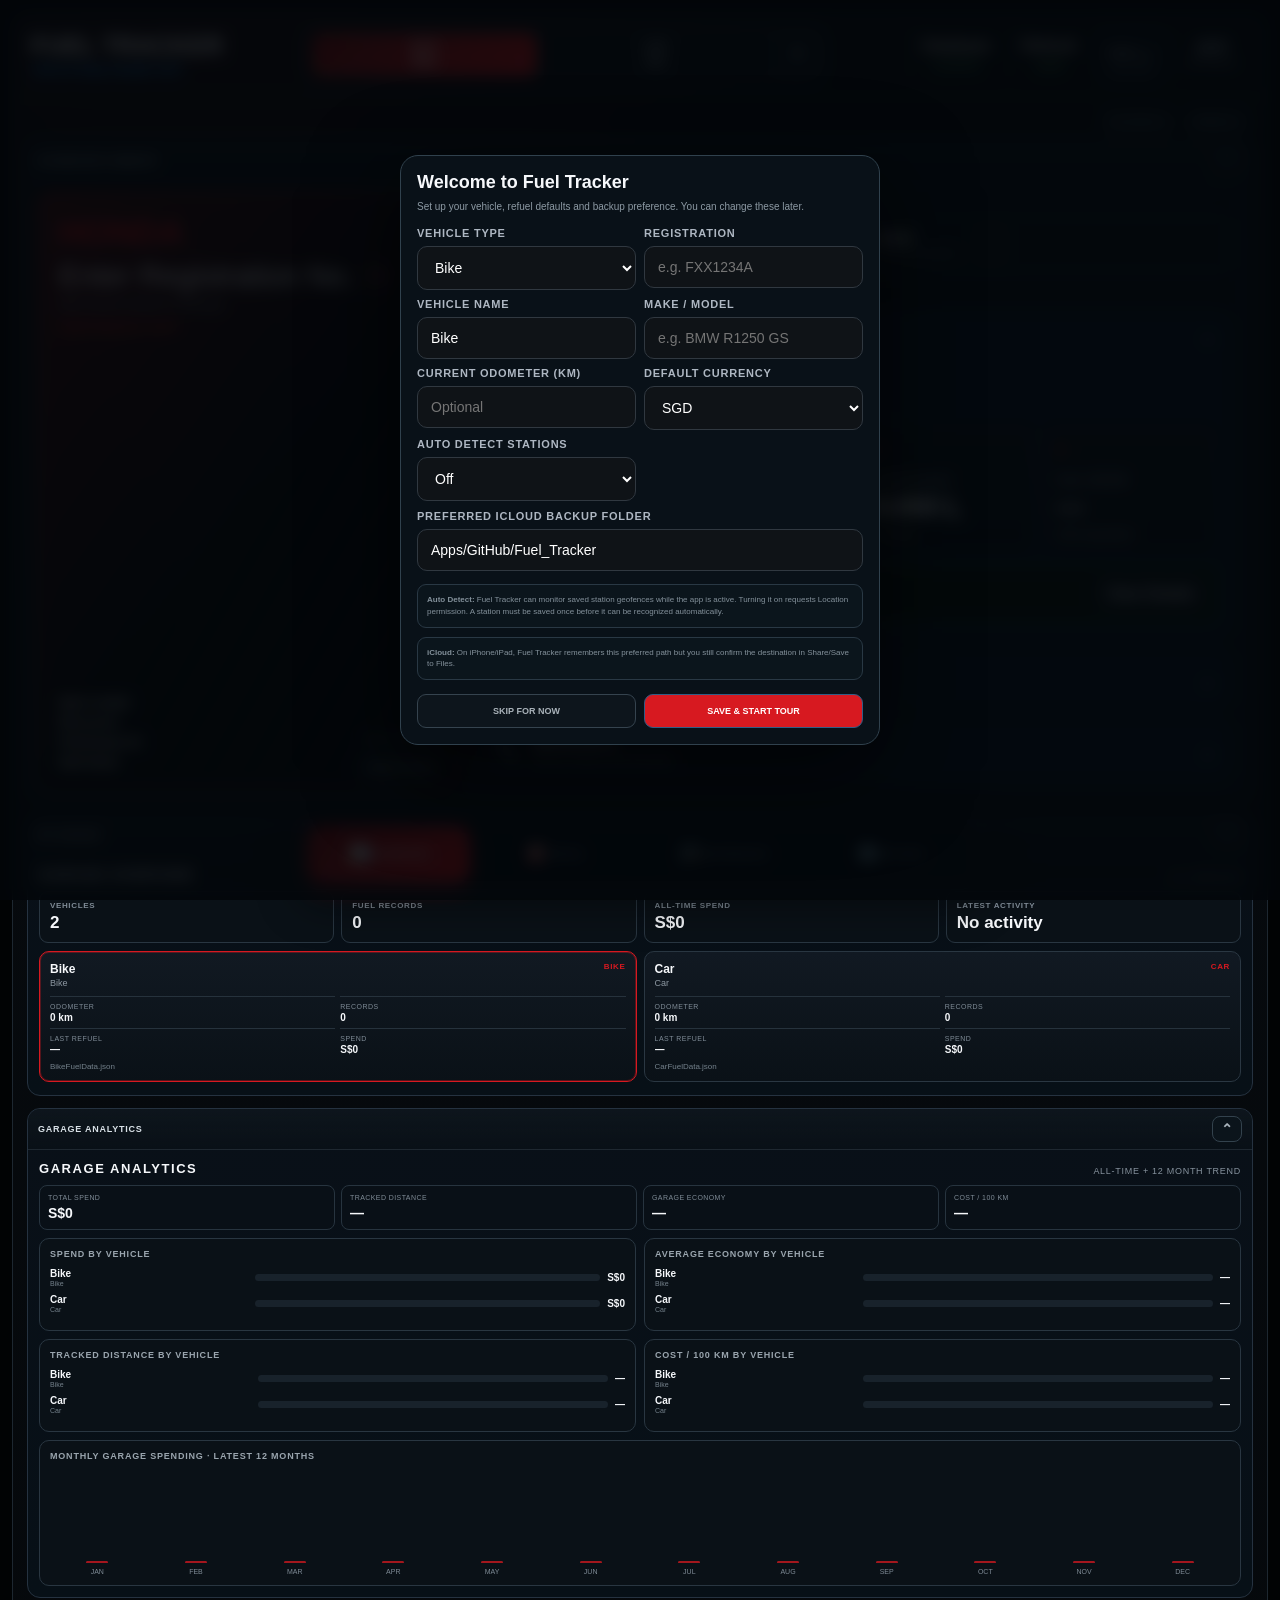
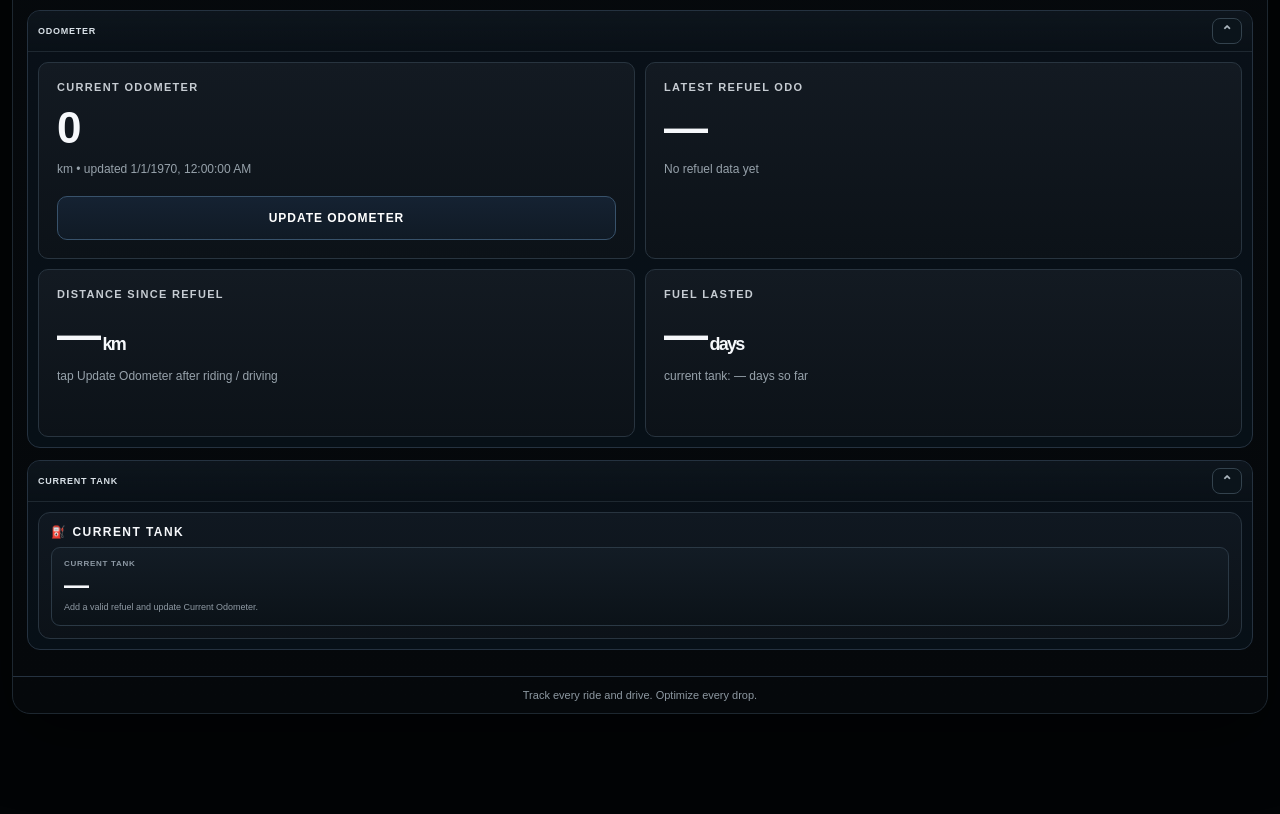
<file: index.html>
<!doctype html>
<html lang="en">
<head>
<meta charset="utf-8">
<meta name="viewport" content="width=device-width,initial-scale=1,viewport-fit=cover">
<meta name="theme-color" content="#05070a">
<meta name="apple-mobile-web-app-capable" content="yes">
<meta name="apple-mobile-web-app-status-bar-style" content="black-translucent">
<meta name="apple-mobile-web-app-title" content="Fuel Tracker">
<title>Fuel Tracker v16.5.0</title>
<link rel="manifest" href="./manifest.webmanifest">
<link rel="apple-touch-icon" href="./assets/branding/fueltracker-dev-icon-180.png">
<link rel="stylesheet" href="./app.css">
<link rel="stylesheet" href="./dashboard-restored.css">
<link rel="stylesheet" href="./bike-alignment.css">
<link rel="stylesheet" href="./mobile-header-fix.css">
<link rel="stylesheet" href="./garage-v15.css">
<link rel="stylesheet" href="./floating-bottom-nav-v16.css">
<link rel="stylesheet" href="./collapsible-sections-v16.css">
<link rel="stylesheet" href="./dashboard-groups-v16.css">
<link rel="stylesheet" href="./pwa-branding-dev.css">
</head>
<body>
<div id="fuelTrackerBoot" role="status" aria-live="polite" aria-label="Loading Fuel Tracker DEV">
  <div class="ft-boot-card">
    <h2>Fuel <span>Tracker</span> <small>DEV</small></h2>
    <p class="ft-boot-tagline">TRACK · MANAGE · OPTIMISE</p>
    <div class="ft-boot-steps">
      <div class="ft-boot-step is-active" data-step="ui"><i>⚙️</i><div><b>Initializing Fuel Tracker</b><small>Preparing the interface</small></div></div>
      <div class="ft-boot-step" data-step="data"><i>⛽</i><div><b>Loading Garage data</b><small>Fuel, mileage &amp; vehicle profiles</small></div></div>
      <div class="ft-boot-step" data-step="modules"><i>🔧</i><div><b>Starting tracker modules</b><small>Maintenance, backup &amp; navigation</small></div></div>
      <div class="ft-boot-step" data-step="dashboard"><i>📊</i><div><b>Preparing dashboard</b><small>Rendering your latest vehicle view</small></div></div>
      <div class="ft-boot-step" data-step="ready"><i>✓</i><div><b>Ready to drive</b><small>Fuel Tracker is ready</small></div></div>
    </div>
    <p class="ft-boot-live" id="ftBootMessage">Preparing interface…</p>
    <div class="ft-boot-track"><i id="ftBootBar"></i></div>
    <div class="ft-boot-progress"><span id="ftBootStage">Starting</span><b id="ftBootPercent">8%</b></div>
    <div class="ft-boot-foot"><span>🛡️ LOCAL-FIRST</span><span>⚡ FAST</span><span>🔒 PRIVATE</span></div>
  </div>
</div>
<div class="app">
<header>
  <div class="brand"><h1>FUEL TRACKER</h1><small>v16.5.0 Data Health DEV</small></div>
  <div class="vehicle-switch" aria-label="My Garage"><button id="bikeBtn" class="active">BIKE</button><button id="carBtn">CAR</button></div>
  <div class="head-actions"><button>Database<br><span style="color:#5add76;font-size:11px">Local-first</span></button><button id="refreshBtn">Refresh<br><span style="font-size:11px;color:#89949d">Check update</span></button><button id="settingsBtn">Settings</button></div>
</header>
<main>
  <section class="box"><div class="hero-dash"><div class="hero"><div class="hero-brand" id="heroBrand">HONDA</div><div class="plate-row"><h2><span id="heroPlate">Enter Registration No.</span></h2><button id="setRegBtn" class="plate-edit" type="button" aria-label="Edit registration" title="Edit registration">Edit</button></div><div class="tag" id="heroTag">PERFORMANCE FIRST</div><div class="hero-specs" id="heroSpecs"></div><div class="vehicle-art" id="vehicleArt" aria-hidden="true"></div></div><div class="dashboard"><div class="dashboard-top"><div class="switch"><button id="effBtn" class="active">Efficiency</button><button id="spendBtn">Spending</button></div><div class="period"><button>14 Days</button><button class="active">Monthly</button><button>Yearly</button><button>All Time</button></div></div><div class="metrics" id="metrics"></div><div class="health"><div><strong>DATA HEALTHY</strong><br><span>Latest record</span></div><button type="button">View Details</button></div></div></div></section>
  <section class="box"><div class="odometer-grid" id="odometerGrid"></div></section>
  <section class="box"><div class="eff-wrap"><div class="eff-panel"><div class="eff-panel-header"><h2>CURRENT TANK</h2></div><div class="eff-formula"><h3>LATEST FUEL CONSUMPTION</h3><p>(Current Odo − Latest Refuel Odo) ÷ Latest Refuel Volume</p></div><div class="eff-list" id="efficiencyList"></div></div></div></section>
  <section class="box lower"><div class="card refuel-card"><h3>ADD REFUEL</h3><form id="fuelForm" class="refuel-form"><input type="hidden" id="editId"><div class="grid2"><div class="field"><label for="dateTime">Date &amp; Time *</label><input id="dateTime" type="datetime-local" required></div><div class="field"><label for="mileage">Odometer (KM) *</label><input id="mileage" type="number" min="0" step="1" placeholder="e.g. 24850" required></div></div><div class="field"><label for="station">Fuel Station *</label><select id="station" required><option value="">Select station</option><optgroup label="Malaysia"><option>Petronas (MY)</option><option>Petron (MY)</option><option>Shell (MY)</option><option>Caltex (MY)</option><option>BHPetrol (MY)</option></optgroup><optgroup label="Singapore"><option>Shell (SG)</option><option>Esso (SG)</option><option>Caltex (SG)</option><option>SPC (SG)</option><option>Sinopec (SG)</option></optgroup><optgroup label="Other"><option>Historical Import</option><option>Other</option></optgroup></select></div><div class="grid2"><div class="field"><label for="volume">Fuel Volume (L) *</label><input id="volume" type="number" step="0.001" min="0.001" inputmode="decimal" placeholder="e.g. 12.345" required></div><div class="field"><label for="cost">Total Cost *</label><input id="cost" type="number" step="0.01" min="0" inputmode="decimal" placeholder="e.g. 28.60" required></div></div><div class="grid2"><div class="field"><label for="currency">Currency *</label><select id="currency" required><option value="">Select currency</option><option value="MYR">MYR</option><option value="SGD">SGD</option></select></div><div class="field"><label for="fuelGrade">Fuel Grade</label><select id="fuelGrade"><option value="">Optional</option><option value="RON 95">RON 95</option><option value="RON 97">RON 97</option><option value="RON 98">RON 98</option><option value="RON 100">RON 100</option><option value="Other">Other</option></select></div></div><div class="fx-inline" id="fxRateWrap"><div class="field"><label for="fxRate">MYR Exchange Rate • 1 SGD = RM</label><input type="number" id="fxRate" step="0.001" min="0.001" inputmode="decimal" placeholder="e.g. 3.160"><div class="fx-help">Stored with this MYR refuel for accurate historical SGD conversion. The last rate is remembered for offline use.</div></div></div><div class="field"><label for="notes">Notes</label><textarea id="notes" placeholder="Station location, conditions, etc."></textarea></div><div class="actions refuel-actions"><button class="primary" type="submit">SAVE REFUEL</button><button class="secondary" type="button" id="exportCsvBtn">EXPORT CSV</button><button class="danger" type="button" id="clearBtn">CLEAR DATA</button></div></form></div><div class="card"><h3>REFUEL HISTORY</h3><div class="table-wrap"><table><thead><tr><th>Date &amp; Time</th><th>Odometer</th><th>Fuel (L)</th><th>Total Cost</th><th>Cost / 100 KM</th><th>Actions</th></tr></thead><tbody id="historyBody"></tbody></table></div></div></section>
  <section class="box" id="settingsBox"><div class="section-head settings-title"><strong>SETTINGS</strong><span>Vehicle, appearance and data</span></div><div class="settings"><div class="setting garage-setting"><div class="label">My Garage</div><strong>Vehicle Profiles</strong><p>Each vehicle profile keeps independent registration, theme, odometer, fuel history and MasterDB identity.</p><div class="garage-profile-list" id="garageProfileList"></div></div><div class="setting theme-setting"><div class="label">Dashboard Theme</div><strong id="selectedTheme">Honda</strong><p>Choose a theme for the currently selected vehicle. The choice is stored independently per profile.</p><div class="section-head theme-setting-head"><strong id="themeTitle">BIKE THEMES</strong><span>Choose your style</span></div><div class="theme-row settings-theme-row" id="themeRow"></div></div><div class="setting"><div class="label">Vehicle Registration</div><strong id="settingsVehicleName">Active Vehicle</strong><p>The registration number is also shown on the dashboard and Garage selector.</p><div class="field" style="margin-top:12px"><label>Vehicle Registration No.</label><input id="vehicleRegInput" placeholder="Enter plate number"></div></div><div class="setting"><div class="label">Master Database</div><strong id="dbName">BikeFuelData.json</strong><p>This Garage vehicle owns an independent MasterDB.</p><div class="actions"><button class="primary" type="button" onclick="document.getElementById('loadDbInput').click()">IMPORT DB</button><button class="secondary" type="button" id="saveDbBtn">EXPORT DB</button><button class="secondary" type="button" id="newDbBtn">NEW DB</button><input id="loadDbInput" type="file" accept=".json,application/json" hidden></div></div></div></section>
</main>
<div class="modal-backdrop" id="odoModal" hidden><div class="modal-card" role="dialog" aria-modal="true" aria-labelledby="odoModalTitle"><h3 id="odoModalTitle">Update Current Odometer</h3><p>Update your current odometer without creating a refuel record.</p><div class="field"><label>Current Odometer (KM)</label><input id="odoInput" type="number" min="0" step="1"></div><div class="actions modal-actions"><button id="odoCancelBtn" class="secondary" type="button">CANCEL</button><button id="odoSaveBtn" class="primary" type="button">SAVE ODOMETER</button></div></div></div>
<footer>Track every ride and drive. Optimize every drop.</footer></div>
<script>window.FUEL_TRACKER_VERSION='v16.5.0 Data Health DEV';window.FUEL_TRACKER_VERSION_NUMBER='16.50';window.FUEL_TRACKER_DISPLAY_VERSION='16.5.0';</script>
<script src="./config.js"></script><script src="./app.js"></script><script src="./masterdb-compat.js"></script><script src="./dashboard-restored.js"></script><script src="./masterdb-seed.js"></script><script src="./schema-native.js"></script><script src="./bike-alignment.js"></script><script src="./garage-v15.js"></script><script src="./v15-hotfix.js"></script><script src="./masterdb-v15.js"></script><script src="./vehicle-model-v15.js"></script><script src="./user-guide-v15.js"></script><script src="./odometer-live-v15.js"></script><script src="./garage-overview-v15.js"></script><script src="./garage-analytics-v15.js"></script><script src="./garage-maintenance-v16.js"></script><script src="./maintenance-trial-v16.js"></script><script src="./maintenance-type-v16.js"></script><script src="./garage-backup-v15.js"></script><script src="./stabilization-v15.js"></script><script src="./download-compat-v15.js"></script><script src="./data-context-v16.js"></script><script src="./data-health-v16.js"></script><script src="./backup-integrity-v16.js"></script><script src="./masterdb-current-v16.js"></script><script src="./icloud-backup-target-v16.js"></script><script src="./navigation-v15-8.js"></script><script src="./collapsible-sections-v16.js"></script><script src="./automation-dwell-v16.js"></script><script src="./smart-stations-v16.js"></script><script src="./update-status-v16.js"></script><script src="./version-owner-v16.js"></script><script src="./runtime-recovery-v16.js"></script>
<script src="./dashboard-groups-v16.js"></script>
<script src="./maintenance-insights-v16.js"></script>
<script src="./pwa-branding-dev.js"></script>
<script>if('serviceWorker' in navigator){window.addEventListener('load',()=>navigator.serviceWorker.register('./service-worker.js',{scope:'./'}).catch(()=>{}));}</script>
</body></html>
</file>
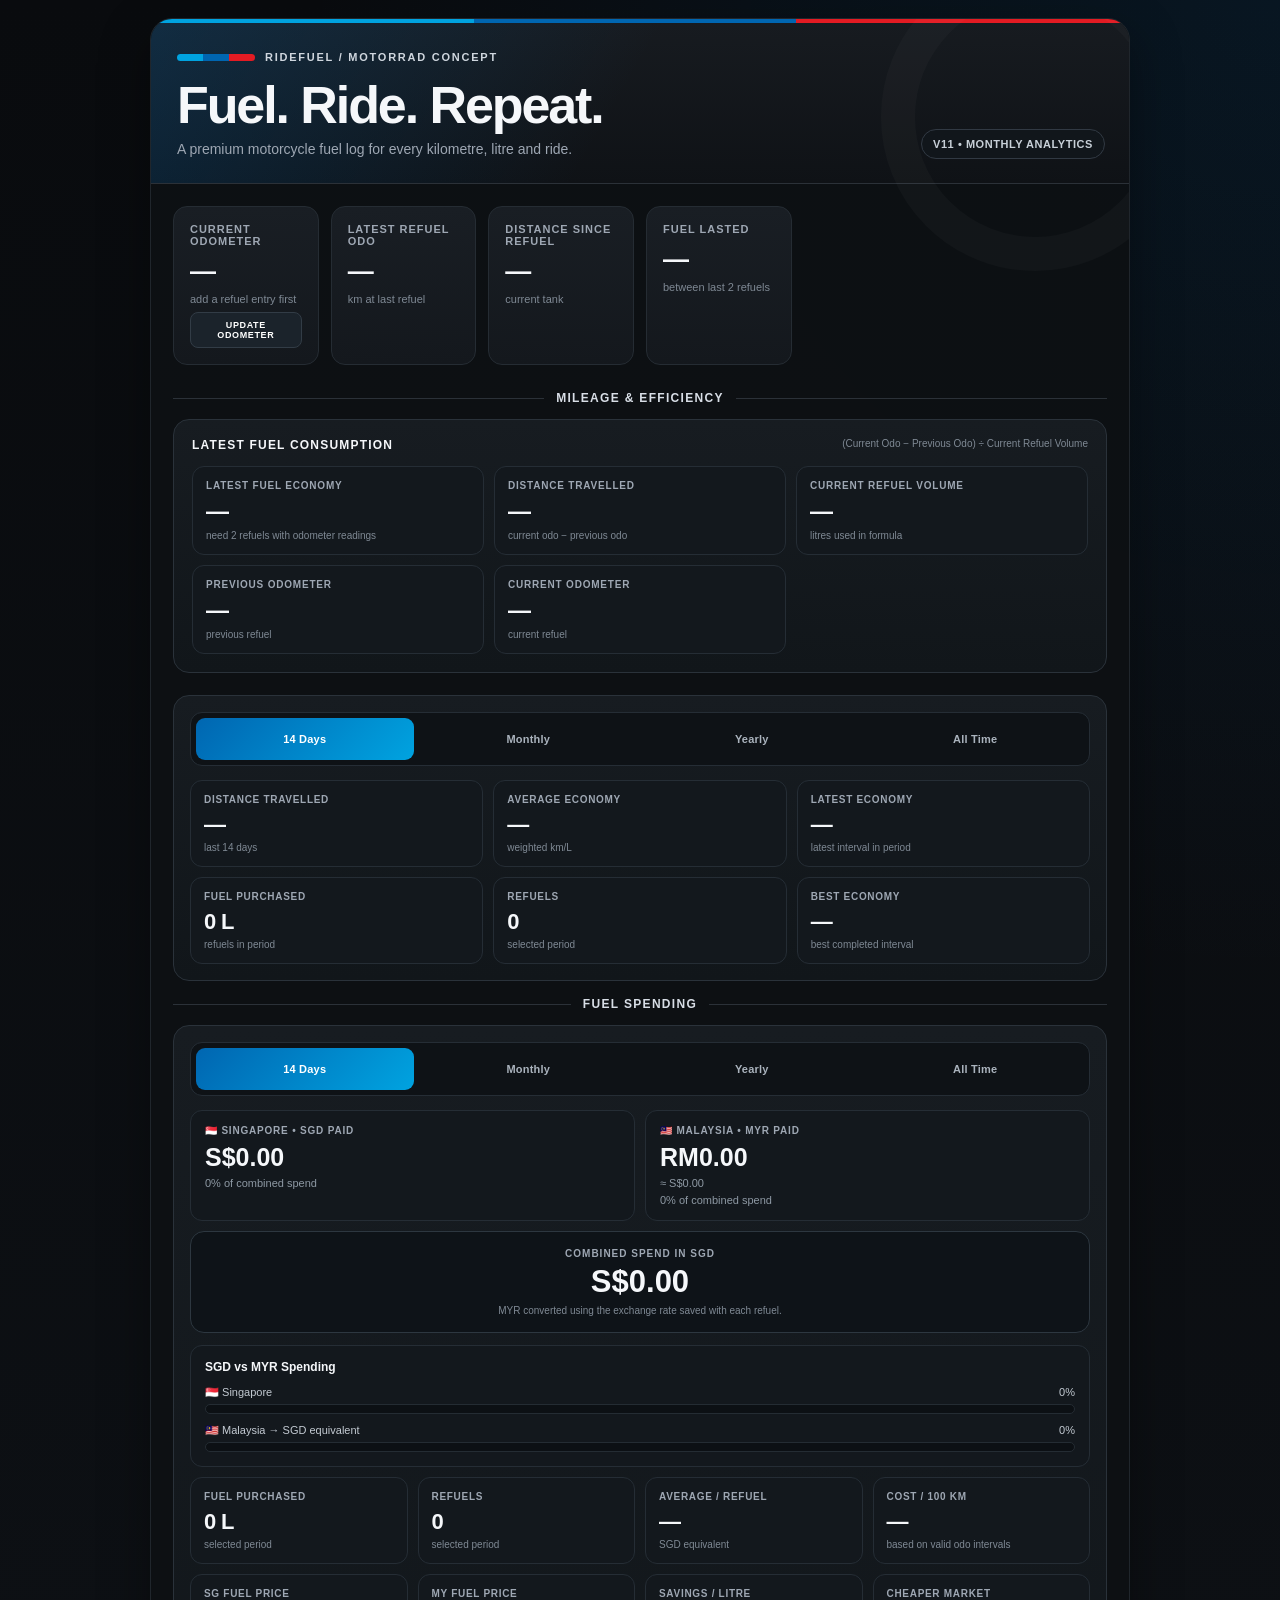
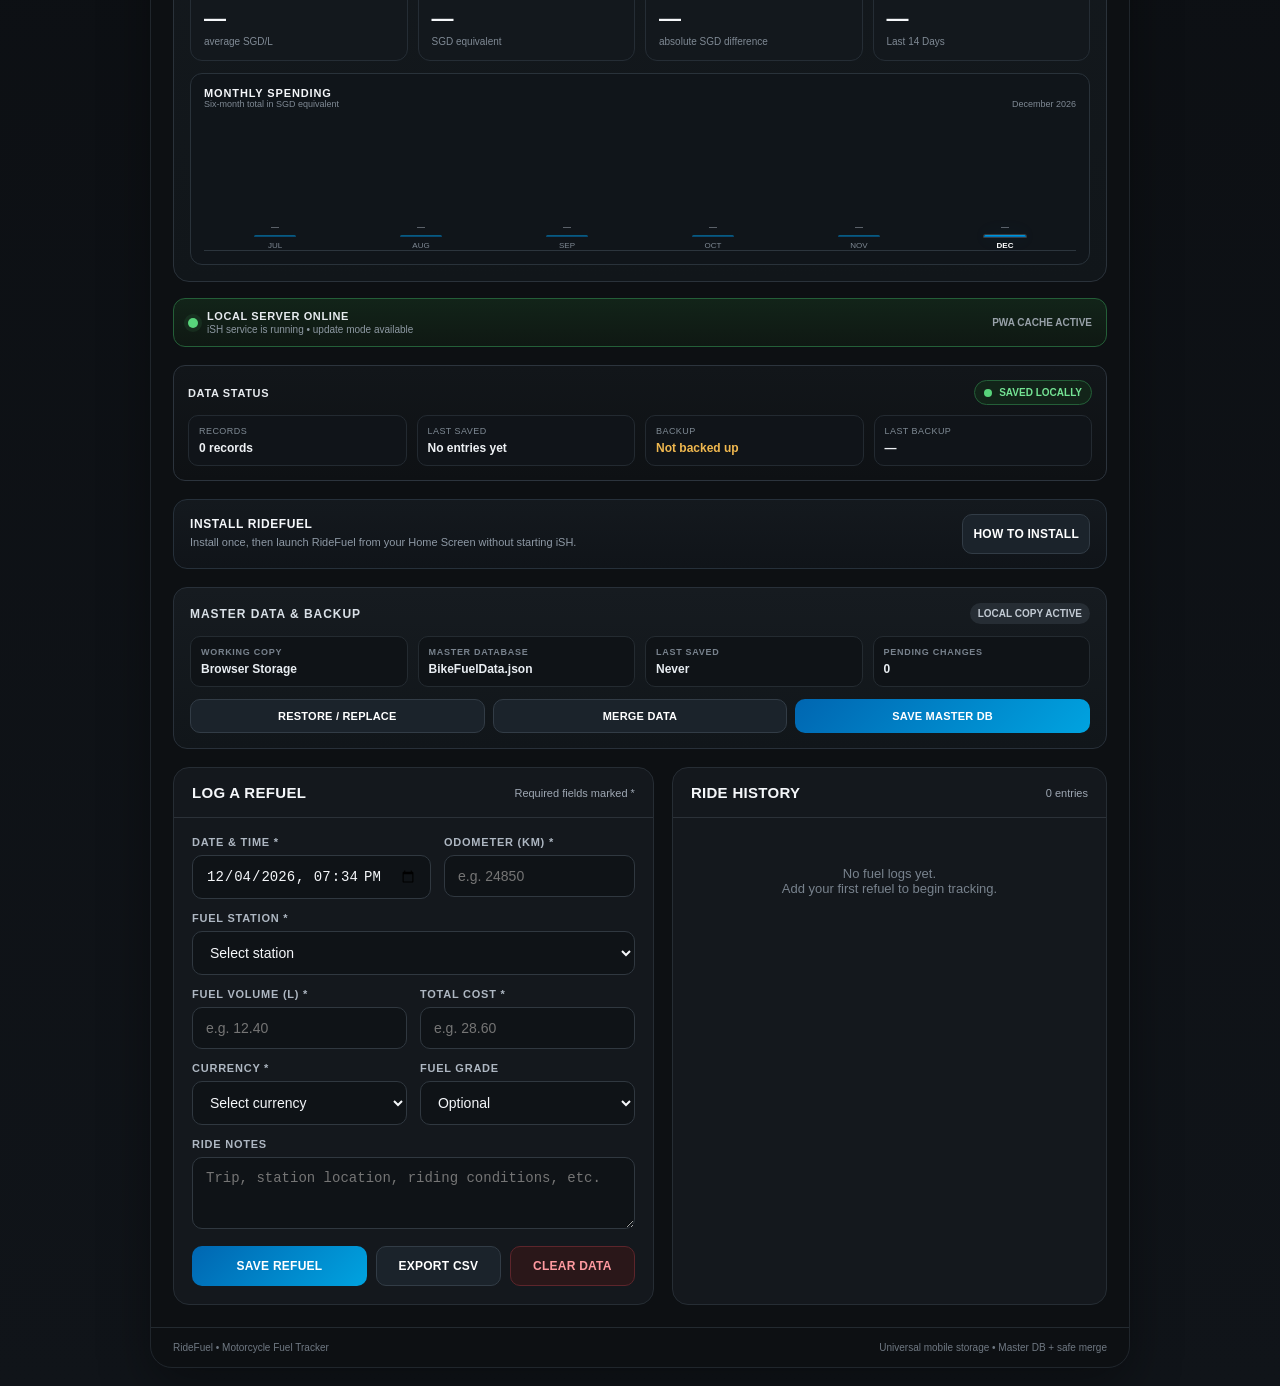
<file: bikefueltracker/index.html>
<!DOCTYPE html>
<html lang="en">
<head>
<meta charset="UTF-8">
<meta name="viewport" content="width=device-width, initial-scale=1.0">
<title>RideFuel — Motorrad Inspired Tracker</title>

<link rel="manifest" href="manifest.webmanifest">
<meta name="theme-color" content="#0b0d10">
<meta name="apple-mobile-web-app-capable" content="yes">
<meta name="apple-mobile-web-app-status-bar-style" content="black-translucent">
<meta name="apple-mobile-web-app-title" content="RideFuel">
<link rel="apple-touch-icon" href="icons/icon-180.png">

<style>
:root{
  --bg:#0b0d10;
  --panel:#14181d;
  --panel-2:#1b2026;
  --line:#2b3138;
  --text:#f5f7fa;
  --muted:#9ea7b3;
  --blue:#0066b1;
  --lightblue:#00a3e0;
  --red:#e31b23;
  --white:#ffffff;
  --green:#22c55e;
  --amber:#f59e0b;
  --shadow:0 18px 50px rgba(0,0,0,.35);
}
*{box-sizing:border-box;margin:0;padding:0}
body{
  font-family:-apple-system,BlinkMacSystemFont,"Segoe UI",Roboto,Arial,sans-serif;
  background:
    radial-gradient(circle at top right,rgba(0,102,177,.12),transparent 30%),
    linear-gradient(180deg,#090b0e 0%,#101419 100%);
  color:var(--text);
  min-height:100vh;
  padding:18px;
}
.app{
  max-width:980px;
  margin:auto;
  background:rgba(13,16,20,.95);
  border:1px solid #20262c;
  border-radius:22px;
  overflow:hidden;
  box-shadow:var(--shadow);
}
.hero{
  position:relative;
  padding:28px 26px 26px;
  background:
    linear-gradient(120deg,rgba(0,102,177,.23),transparent 48%),
    linear-gradient(180deg,#171b20,#0f1216);
  border-bottom:1px solid var(--line);
}
.hero::after{
  content:"";
  position:absolute;
  right:-60px; top:-60px;
  width:240px; height:240px;
  border-radius:50%;
  border:34px solid rgba(255,255,255,.025);
}
.brandline{
  display:flex;align-items:center;gap:10px;margin-bottom:16px;
  letter-spacing:.16em;text-transform:uppercase;font-size:11px;color:#cfd6de;font-weight:700
}
.stripes{display:flex;width:78px;height:7px;border-radius:999px;overflow:hidden}
.stripes span:nth-child(1){background:#00a3e0;flex:1}
.stripes span:nth-child(2){background:#0066b1;flex:1}
.stripes span:nth-child(3){background:#e31b23;flex:1}
.hero h1{font-size:clamp(30px,6vw,52px);line-height:1;font-weight:800;letter-spacing:-.04em}
.hero p{margin-top:10px;color:var(--muted);font-size:14px}
.hero-badge{
  position:absolute;right:24px;bottom:24px;
  border:1px solid #313943;background:#11161b;padding:8px 11px;border-radius:999px;
  color:#c8d0d8;font-size:11px;font-weight:700;letter-spacing:.05em
}
.dashboard{
  padding:22px;
  display:grid;
  grid-template-columns:repeat(6,1fr);
  gap:12px;
}
.stat{
  background:linear-gradient(180deg,#191e24,#14181d);
  border:1px solid #252c33;
  border-radius:14px;
  padding:16px;
  min-height:104px;
}
.stat .label{font-size:11px;text-transform:uppercase;letter-spacing:.09em;color:var(--muted);font-weight:700}
.stat .value{font-size:26px;font-weight:800;margin-top:9px;letter-spacing:-.03em}
.stat .sub{font-size:11px;color:#7f8994;margin-top:6px}
.odo-update-btn{margin-top:7px;padding:7px 9px;border-radius:8px;font-size:9px;letter-spacing:.07em;background:#1b232b;color:#fff;border:1px solid #323c46;width:100%}
.odo-update-btn:active{transform:none;opacity:.85}
.content{display:grid;grid-template-columns:1.05fr .95fr;gap:18px;padding:0 22px 22px}
.card{
  background:var(--panel);
  border:1px solid #262d34;
  border-radius:16px;
  overflow:hidden;
}
.card-head{
  padding:16px 18px;border-bottom:1px solid var(--line);
  display:flex;justify-content:space-between;align-items:center
}
.card-head h2{font-size:15px;letter-spacing:.02em}
.card-head .hint{font-size:11px;color:var(--muted)}
.form{padding:18px}
.grid2{display:grid;grid-template-columns:1fr 1fr;gap:13px}
.group{margin-bottom:13px}
label{
  display:block;font-size:11px;font-weight:800;letter-spacing:.07em;
  text-transform:uppercase;color:#aeb7c2;margin-bottom:7px
}
input,select,textarea{
  width:100%;background:#0f1317;color:var(--text);
  border:1px solid #303840;border-radius:10px;padding:12px 13px;
  font-size:14px;outline:none;transition:.2s
}
input:focus,select:focus,textarea:focus{
  border-color:var(--lightblue);
  box-shadow:0 0 0 3px rgba(0,163,224,.10)
}
textarea{resize:vertical;min-height:72px}
.actions{display:grid;grid-template-columns:1.4fr 1fr 1fr;gap:9px;margin-top:8px}
button{
  border:none;border-radius:10px;padding:12px 10px;font-weight:800;cursor:pointer;
  transition:.18s;font-size:12px;letter-spacing:.02em
}
button:hover{transform:translateY(-1px)}
.primary{background:linear-gradient(135deg,var(--blue),var(--lightblue));color:white}
.secondary{background:#1b232b;color:white;border:1px solid #323c46}
.danger{background:#2a1719;color:#ff9aa0;border:1px solid #5d252b}
.list{padding:10px 12px 14px;max-height:620px;overflow:auto}
.entry{
  border:1px solid #293139;background:#11161a;border-radius:12px;padding:13px;margin-top:10px
}
.entry-top{display:flex;justify-content:space-between;gap:10px;align-items:flex-start}
.entry-date{font-size:12px;font-weight:800;color:#d7dde4}
.pill{font-size:10px;font-weight:800;padding:5px 7px;border-radius:999px;background:#162b3e;color:#91d7ff}
.entry-main{font-size:13px;margin-top:10px;color:#d6dce3;line-height:1.55}
.entry-main strong{color:white}
.entry-meta{margin-top:9px;display:flex;flex-wrap:wrap;gap:7px}
.chip{font-size:10px;color:#aeb7c2;background:#1b2127;padding:5px 7px;border-radius:7px}
.delete{margin-left:auto;color:#ff777f;cursor:pointer;font-size:11px;font-weight:800}
.empty{padding:38px 18px;text-align:center;color:#78828d;font-size:13px}
.message{
  display:none;margin-bottom:13px;padding:10px 12px;border-radius:9px;
  background:#0f2a1a;border:1px solid #1f6035;color:#8ef0aa;font-size:12px;font-weight:700
}
.footer{
  border-top:1px solid #232a30;padding:14px 22px;color:#6f7882;font-size:10px;
  display:flex;justify-content:space-between;gap:10px
}
.accent-line{height:4px;background:linear-gradient(90deg,var(--lightblue) 0 33%,var(--blue) 33% 66%,var(--red) 66% 100%)}

.backup-panel{
  margin:0 22px 18px;
  background:linear-gradient(180deg,#161b20,#11161a);
  border:1px solid #283039;
  border-radius:14px;
  padding:15px 16px;
}
.backup-head{
  display:flex;justify-content:space-between;align-items:center;gap:12px;margin-bottom:12px
}
.backup-head h3{
  font-size:12px;letter-spacing:.08em;text-transform:uppercase;color:#d9e0e7
}
.backup-state{
  font-size:10px;font-weight:800;padding:5px 8px;border-radius:999px;
  background:#262d34;color:#c2cad3
}
.backup-grid{
  display:grid;grid-template-columns:repeat(4,1fr);gap:10px;margin-bottom:12px
}
.backup-item{
  background:#0f1317;border:1px solid #242b31;border-radius:10px;padding:10px
}
.backup-item .k{
  font-size:9px;text-transform:uppercase;letter-spacing:.08em;color:#78828d;font-weight:800
}
.backup-item .v{
  margin-top:5px;font-size:12px;color:#e8edf2;font-weight:700;word-break:break-word
}
.backup-actions{
  display:grid;grid-template-columns:1fr 1fr 1fr;gap:8px
}
.backup-actions button{
  padding:10px;font-size:11px
}
.file-input{
  display:none
}
@media(max-width:780px){
  .backup-grid{grid-template-columns:1fr 1fr}
}
@media(max-width:480px){
  .backup-panel{margin:0 16px 16px}
  .backup-grid{grid-template-columns:1fr}
  .backup-actions{grid-template-columns:1fr}
}

@media(max-width:780px){
  .dashboard{grid-template-columns:1fr 1fr}
  .content{grid-template-columns:1fr}
  .hero-badge{display:none}
}
@media(max-width:480px){
  body{padding:0}
  .app{border-radius:0;border-left:0;border-right:0;min-height:100vh}
  .hero{padding:24px 18px}
  .dashboard{padding:16px;gap:9px}
  .content{padding:0 16px 16px}
  .grid2{grid-template-columns:1fr}
  .actions{grid-template-columns:1fr}
  .stat{padding:13px;min-height:90px}
  .stat .value{font-size:22px}
}

.install-panel{
  margin:0 22px 18px;
  background:linear-gradient(180deg,#14191e,#101419);
  border:1px solid #26303a;
  border-radius:14px;
  padding:14px 16px;
  display:flex;
  align-items:center;
  justify-content:space-between;
  gap:14px
}
.install-copy strong{display:block;font-size:12px;letter-spacing:.05em}
.install-copy span{display:block;margin-top:4px;color:#8e99a5;font-size:11px;line-height:1.4}
.install-actions{display:flex;gap:8px;flex-wrap:wrap}
.install-actions button{white-space:nowrap}
@media(max-width:580px){
  .install-panel{margin:0 16px 16px;display:block}
  .install-actions{margin-top:10px}
  .install-actions button{flex:1}
}


.connection-badge{
  position:fixed;
  right:14px;
  bottom:14px;
  z-index:9999;
  padding:8px 11px;
  border-radius:999px;
  font-size:10px;
  font-weight:900;
  letter-spacing:.05em;
  box-shadow:0 8px 30px rgba(0,0,0,.35);
  border:1px solid #2d353d;
  background:#13251a;
  color:#8ef0aa;
}
.connection-badge.offline{
  background:#2d2110;
  color:#ffd58a;
  border-color:#5a421d;
}


.service-status-bar{
  margin:0 22px 18px;
  display:flex;
  align-items:center;
  justify-content:space-between;
  gap:12px;
  padding:11px 14px;
  border:1px solid #2c343d;
  border-radius:12px;
  background:linear-gradient(180deg,#13171b,#0f1215);
}
.service-status-main{
  display:flex;
  align-items:center;
  gap:9px;
  min-width:0;
}
.service-dot{
  width:10px;
  height:10px;
  border-radius:50%;
  flex:0 0 auto;
  background:#8a949e;
}
.service-status-text{
  font-size:11px;
  font-weight:900;
  letter-spacing:.055em;
  color:#e7ebef;
}
.service-status-sub{
  margin-top:2px;
  font-size:10px;
  color:#8d98a2;
}
.service-status-bar.online{
  border-color:#245f38;
  background:linear-gradient(180deg,#122419,#0f1813);
}
.service-status-bar.online .service-dot{
  background:#58d47b;
  box-shadow:0 0 0 4px rgba(88,212,123,.09);
}
.service-status-bar.offline{
  border-color:#65501f;
  background:linear-gradient(180deg,#28200f,#17130d);
}
.service-status-bar.offline .service-dot{
  background:#f0b84f;
  box-shadow:0 0 0 4px rgba(240,184,79,.09);
}
.service-cache{
  font-size:10px;
  font-weight:800;
  color:#98a1a9;
  white-space:nowrap;
}
@media(max-width:580px){
  .service-status-bar{
    margin:0 16px 16px;
    align-items:flex-start;
  }
  .service-cache{white-space:normal;text-align:right}
}


.data-status-panel{
  margin:0 22px 18px;
  padding:14px;
  border:1px solid #2c343d;
  border-radius:12px;
  background:linear-gradient(180deg,#12161a,#0e1114);
}
.data-status-head{
  display:flex;
  align-items:center;
  justify-content:space-between;
  gap:12px;
  margin-bottom:10px;
}
.data-status-title{
  font-size:11px;
  font-weight:900;
  letter-spacing:.06em;
  color:#e7ebef;
}
.data-status-badge{
  display:inline-flex;
  align-items:center;
  gap:7px;
  padding:6px 9px;
  border-radius:999px;
  border:1px solid #245f38;
  background:#122419;
  color:#74e394;
  font-size:10px;
  font-weight:900;
  white-space:nowrap;
}
.data-status-badge .dot{
  width:8px;height:8px;border-radius:50%;background:#58d47b;
}
.data-status-grid{
  display:grid;
  grid-template-columns:repeat(4,minmax(0,1fr));
  gap:10px;
}
.data-status-item{
  padding:10px;
  border:1px solid #232a31;
  border-radius:10px;
  background:#101419;
  min-width:0;
}
.data-status-label{
  font-size:9px;
  text-transform:uppercase;
  letter-spacing:.05em;
  color:#7f8a94;
  margin-bottom:5px;
}
.data-status-value{
  font-size:12px;
  font-weight:800;
  color:#eef1f4;
  word-break:break-word;
}
.data-status-value.warn{color:#f0b84f}
.data-status-value.good{color:#74e394}
@media(max-width:700px){.data-status-grid{grid-template-columns:repeat(2,minmax(0,1fr))}}
@media(max-width:420px){.data-status-panel{margin:0 16px 16px}}


.current-tank-consumption{margin:0 22px 22px;background:linear-gradient(180deg,#171c21,#11161a);border:1px solid #2a323a;border-radius:16px;padding:18px}
.current-tank-consumption .ct-head{display:flex;justify-content:space-between;gap:12px;align-items:flex-start;margin-bottom:14px}
.current-tank-consumption .ct-title{font-size:12px;font-weight:800;letter-spacing:.1em;text-transform:uppercase}
.current-tank-consumption .ct-note{font-size:10px;color:#7f8994;text-align:right}
.current-tank-grid{display:grid;grid-template-columns:repeat(3,minmax(0,1fr));gap:10px}
.current-tank-item{background:#13181d;border:1px solid #252d35;border-radius:12px;padding:13px;min-width:0}
.current-tank-label{font-size:10px;color:var(--muted);font-weight:700;text-transform:uppercase;letter-spacing:.08em}
.current-tank-value{font-size:23px;font-weight:800;margin-top:7px;letter-spacing:-.03em}
.current-tank-sub{font-size:10px;color:#7f8994;margin-top:5px}
@media(max-width:700px){.current-tank-grid{grid-template-columns:1fr}.current-tank-consumption{margin:0 16px 16px}.current-tank-consumption .ct-head{display:block}.current-tank-consumption .ct-note{text-align:left;margin-top:6px}}


/* ===== Dashboard v10: timeframe + spending comparison ===== */
.section-separator{margin:4px 22px 14px;display:flex;align-items:center;gap:12px;color:#d8dee6;font-size:12px;font-weight:800;letter-spacing:.11em;text-transform:uppercase}
.section-separator::before,.section-separator::after{content:"";height:1px;background:var(--line);flex:1}
.period-panel{margin:0 22px 16px;background:linear-gradient(180deg,#171c21,#11161a);border:1px solid #2a323a;border-radius:16px;padding:16px}
.period-tabs{display:grid;grid-template-columns:repeat(4,minmax(0,1fr));gap:6px;background:#0e1216;border:1px solid #252d35;border-radius:12px;padding:5px;margin-bottom:14px}
.period-tab{min-height:42px;border:0;border-radius:9px;background:transparent;color:#aab3bd;font-size:11px;font-weight:750;padding:8px 5px;cursor:pointer}
.period-tab.active{background:linear-gradient(135deg,var(--blue),var(--lightblue));color:#fff}
.period-grid{display:grid;grid-template-columns:repeat(3,minmax(0,1fr));gap:10px}
.period-card{background:#13181d;border:1px solid #252d35;border-radius:12px;padding:13px;min-width:0}
.period-card .k{font-size:10px;color:var(--muted);font-weight:700;text-transform:uppercase;letter-spacing:.07em}
.period-card .v{font-size:22px;font-weight:800;margin-top:7px;letter-spacing:-.03em;overflow-wrap:anywhere}
.period-card .s{font-size:10px;color:#7f8994;margin-top:4px}
.spending-pair{display:grid;grid-template-columns:1fr 1fr;gap:10px;margin-bottom:10px}
.spend-market{background:#13181d;border:1px solid #252d35;border-radius:12px;padding:14px}
.spend-market .market{font-size:10px;color:var(--muted);font-weight:800;letter-spacing:.08em;text-transform:uppercase}
.spend-market .amount{font-size:25px;font-weight:800;margin-top:7px}
.spend-market .equiv,.spend-market .share{font-size:11px;color:#8e99a4;margin-top:5px}
.combined-spend{background:#0e1318;border:1px solid #2d3740;border-radius:14px;padding:16px;text-align:center;margin-bottom:12px}
.combined-spend .k{font-size:10px;color:var(--muted);font-weight:800;letter-spacing:.1em;text-transform:uppercase}
.combined-spend .v{font-size:31px;font-weight:850;margin-top:5px}
.combined-spend .s{font-size:10px;color:#7f8994;margin-top:5px}
.compare-card{background:#13181d;border:1px solid #252d35;border-radius:12px;padding:14px;margin-bottom:10px}
.compare-title{font-size:12px;font-weight:800;margin-bottom:12px}
.compare-row{margin-top:10px}
.compare-head{display:flex;justify-content:space-between;gap:10px;font-size:11px;color:#c3cad2;margin-bottom:5px}
.compare-track{height:10px;background:#0c1014;border-radius:999px;overflow:hidden;border:1px solid #242c33}
.compare-fill{height:100%;border-radius:999px;transition:width .2s ease}
.compare-fill.sg{background:linear-gradient(90deg,#3f7bd8,#60a5fa)}
.compare-fill.my{background:linear-gradient(90deg,#7c4bd8,#b17cff)}
.market-price-grid{display:grid;grid-template-columns:repeat(4,minmax(0,1fr));gap:10px}
.fx-inline{display:none;margin-top:12px;background:#10151a;border:1px solid #29323a;border-radius:12px;padding:12px}
.fx-inline.show{display:block}
.fx-help{font-size:10px;color:#84909b;margin-top:5px;line-height:1.35}
@media(max-width:700px){.section-separator{margin-left:16px;margin-right:16px}.period-panel{margin-left:16px;margin-right:16px}.period-grid{grid-template-columns:1fr 1fr}.market-price-grid{grid-template-columns:1fr 1fr}.period-tab{font-size:10px}.spending-pair{grid-template-columns:1fr 1fr}}
@media(max-width:390px){.period-tabs{grid-template-columns:1fr 1fr}.spending-pair{grid-template-columns:1fr}.period-grid{grid-template-columns:1fr 1fr}.market-price-grid{grid-template-columns:1fr 1fr}}

/* ===== Dashboard v11: monthly scrubber + monthly spending analytics ===== */
.month-scrubber{display:none;align-items:center;justify-content:center;gap:12px;margin:-2px 0 14px;padding:10px;border:1px solid #28313a;border-radius:12px;background:#0f1418;touch-action:pan-y}
.month-scrubber.show{display:flex}
.month-nav{width:42px;height:42px;padding:0;border-radius:12px;background:#1a2128;color:#fff;border:1px solid #303a44;font-size:22px;line-height:1}
.month-nav:disabled{opacity:.35}
.month-center{min-width:160px;text-align:center}
.month-label{font-size:16px;font-weight:850;letter-spacing:.04em;color:var(--text)}
.month-hint{font-size:9px;color:#7f8994;margin-top:3px;text-transform:uppercase;letter-spacing:.06em}
.monthly-summary-grid{display:grid;grid-template-columns:repeat(4,minmax(0,1fr));gap:10px;margin:10px 0}
.month-chart{margin-top:12px;background:#10151a;border:1px solid #29323a;border-radius:12px;padding:13px}
.month-chart-head{display:flex;justify-content:space-between;gap:10px;align-items:flex-end;margin-bottom:12px}
.month-chart-title{font-size:11px;font-weight:850;text-transform:uppercase;letter-spacing:.08em}
.month-chart-sub{font-size:9px;color:#7f8994}
.month-bars{height:130px;display:flex;align-items:flex-end;gap:8px;border-bottom:1px solid #2c353d;padding:0 2px}
.month-bar-wrap{flex:1;min-width:0;height:100%;display:flex;flex-direction:column;justify-content:flex-end;align-items:center;gap:4px}
.month-bar-value{font-size:8px;color:#aab3bd;white-space:nowrap}
.month-bar{width:68%;min-width:12px;max-width:42px;border-radius:7px 7px 2px 2px;background:linear-gradient(180deg,var(--lightblue),var(--blue));min-height:2px;opacity:.55}
.month-bar.selected{opacity:1;box-shadow:0 0 0 1px rgba(255,255,255,.16),0 0 18px rgba(0,163,224,.18)}
.month-bar-label{font-size:8px;color:#7f8994;text-transform:uppercase}
.month-bar-label.selected{color:#fff;font-weight:800}
.month-compare.good{color:#63dc88}.month-compare.bad{color:#ff7b83}
@media(max-width:700px){.monthly-summary-grid{grid-template-columns:1fr 1fr}.month-center{min-width:135px}.month-bars{gap:4px}.month-bar-value{font-size:7px}}

</style>
</head>
<body>
<div class="app">
  <div class="accent-line"></div>

  <section class="hero">
    <div class="brandline">
      <div class="stripes"><span></span><span></span><span></span></div>
      RideFuel / Motorrad Concept
    </div>
    <h1>Fuel. Ride. Repeat.</h1>
    <p>A premium motorcycle fuel log for every kilometre, litre and ride.</p>
    <div class="hero-badge">V11 • MONTHLY ANALYTICS</div>
  </section>

  <section class="dashboard">
    <div class="stat">
      <div class="label">Current Odometer</div>
      <div class="value" id="currentOdo">—</div>
      <div class="sub" id="currentOdoSub">tap update to refresh</div>
      <button class="odo-update-btn" type="button" onclick="updateCurrentOdometer()">UPDATE ODOMETER</button>
    </div>
    <div class="stat">
      <div class="label">Latest Refuel Odo</div>
      <div class="value" id="latestOdo">—</div>
      <div class="sub">km at last refuel</div>
    </div>
    <div class="stat">
      <div class="label">Distance Since Refuel</div>
      <div class="value" id="distanceSinceRefuel">—</div>
      <div class="sub" id="distanceSinceRefuelSub">current tank</div>
    </div>
    <div class="stat">
      <div class="label">Fuel Lasted</div>
      <div class="value" id="fuelLasted">—</div>
      <div class="sub" id="fuelLastedSub">between last 2 refuels</div>
    </div>
  </section>

  <div class="section-separator">Mileage &amp; Efficiency</div>
<section class="current-tank-consumption" aria-live="polite">
    <div class="ct-head"><div class="ct-title">Latest Fuel Consumption</div><div class="ct-note">(Current Odo − Previous Odo) ÷ Current Refuel Volume</div></div>
    <div class="current-tank-grid">
      <div class="current-tank-item"><div class="current-tank-label">Latest Fuel Economy</div><div class="current-tank-value" id="latestFuelEconomy">—</div><div class="current-tank-sub" id="latestFuelEconomySub">completed refuel interval</div></div>
      <div class="current-tank-item"><div class="current-tank-label">Distance Travelled</div><div class="current-tank-value" id="latestEconomyDistance">—</div><div class="current-tank-sub">current odo − previous odo</div></div>
      <div class="current-tank-item"><div class="current-tank-label">Current Refuel Volume</div><div class="current-tank-value" id="latestEconomyVolume">—</div><div class="current-tank-sub">litres used in formula</div></div>
      <div class="current-tank-item"><div class="current-tank-label">Previous Odometer</div><div class="current-tank-value" id="latestEconomyPreviousOdo">—</div><div class="current-tank-sub">previous refuel</div></div>
      <div class="current-tank-item"><div class="current-tank-label">Current Odometer</div><div class="current-tank-value" id="latestEconomyCurrentOdo">—</div><div class="current-tank-sub">current refuel</div></div>
    </div>
  </section>



  <section class="period-panel" aria-live="polite">
    <div class="period-tabs" id="mileageTabs" aria-label="Mileage timeframe">
      <button class="period-tab active" type="button" data-mileage-period="14">14 Days</button>
      <button class="period-tab" type="button" data-mileage-period="month">Monthly</button>
      <button class="period-tab" type="button" data-mileage-period="year">Yearly</button>
      <button class="period-tab" type="button" data-mileage-period="all">All Time</button>
    </div>
    <div class="month-scrubber" id="mileageMonthScrubber">
      <button class="month-nav" type="button" data-month-shift="-1" aria-label="Previous month">‹</button>
      <div class="month-center"><div class="month-label" id="mileageMonthLabel">—</div><div class="month-hint">Swipe left or right to change month</div></div>
      <button class="month-nav" type="button" data-month-shift="1" aria-label="Next month">›</button>
    </div>
    <div class="period-grid">
      <div class="period-card"><div class="k">Distance Travelled</div><div class="v" id="rangeDistance">—</div><div class="s" id="rangeDistanceSub">selected period</div></div>
      <div class="period-card"><div class="k">Average Economy</div><div class="v" id="rangeAvgEconomy">—</div><div class="s">weighted km/L</div></div>
      <div class="period-card"><div class="k">Latest Economy</div><div class="v" id="rangeLatestEconomy">—</div><div class="s">latest interval in period</div></div>
      <div class="period-card"><div class="k">Fuel Purchased</div><div class="v" id="rangeFuel">0 L</div><div class="s">refuels in period</div></div>
      <div class="period-card"><div class="k">Refuels</div><div class="v" id="rangeRefuels">0</div><div class="s">selected period</div></div>
      <div class="period-card"><div class="k">Best Economy</div><div class="v" id="rangeBestEconomy">—</div><div class="s">best completed interval</div></div>
    </div>
  </section>

  <div class="section-separator">Fuel Spending</div>

  <section class="period-panel" aria-live="polite">
    <div class="period-tabs" id="spendingTabs" aria-label="Spending timeframe">
      <button class="period-tab active" type="button" data-spending-period="14">14 Days</button>
      <button class="period-tab" type="button" data-spending-period="month">Monthly</button>
      <button class="period-tab" type="button" data-spending-period="year">Yearly</button>
      <button class="period-tab" type="button" data-spending-period="all">All Time</button>
    </div>
    <div class="month-scrubber" id="spendingMonthScrubber">
      <button class="month-nav" type="button" data-month-shift="-1" aria-label="Previous month">‹</button>
      <div class="month-center"><div class="month-label" id="spendingMonthLabel">—</div><div class="month-hint">Swipe left or right to change month</div></div>
      <button class="month-nav" type="button" data-month-shift="1" aria-label="Next month">›</button>
    </div>

    <div class="spending-pair">
      <div class="spend-market">
        <div class="market">🇸🇬 Singapore • SGD Paid</div>
        <div class="amount" id="spendSgd">S$0.00</div>
        <div class="share" id="spendSgdShare">— of combined spend</div>
      </div>
      <div class="spend-market">
        <div class="market">🇲🇾 Malaysia • MYR Paid</div>
        <div class="amount" id="spendMyr">RM0.00</div>
        <div class="equiv" id="spendMyrEquivalent">≈ S$0.00</div>
        <div class="share" id="spendMyrShare">— of combined spend</div>
      </div>
    </div>

    <div class="combined-spend">
      <div class="k">Combined Spend in SGD</div>
      <div class="v" id="combinedSpend">S$0.00</div>
      <div class="s" id="combinedSpendNote">MYR uses the rate saved with each refuel; older entries use the fallback rate.</div>
    </div>

    <div class="compare-card">
      <div class="compare-title">SGD vs MYR Spending</div>
      <div class="compare-row">
        <div class="compare-head"><span>🇸🇬 Singapore</span><span id="sgSharePct">0%</span></div>
        <div class="compare-track"><div class="compare-fill sg" id="sgSpendBar" style="width:0%"></div></div>
      </div>
      <div class="compare-row">
        <div class="compare-head"><span>🇲🇾 Malaysia → SGD equivalent</span><span id="mySharePct">0%</span></div>
        <div class="compare-track"><div class="compare-fill my" id="mySpendBar" style="width:0%"></div></div>
      </div>
    </div>

    <div class="monthly-summary-grid">
      <div class="period-card"><div class="k">Fuel Purchased</div><div class="v" id="spendFuelPurchased">0 L</div><div class="s">selected period</div></div>
      <div class="period-card"><div class="k">Refuels</div><div class="v" id="spendRefuels">0</div><div class="s">selected period</div></div>
      <div class="period-card"><div class="k">Average / Refuel</div><div class="v" id="spendAvgRefuel">—</div><div class="s">SGD equivalent</div></div>
      <div class="period-card"><div class="k">Cost / 100 km</div><div class="v" id="spendCost100">—</div><div class="s">based on valid odo intervals</div></div>
    </div>

    <div class="market-price-grid">
      <div class="period-card"><div class="k">SG Fuel Price</div><div class="v" id="sgFuelPrice">—</div><div class="s">average SGD/L</div></div>
      <div class="period-card"><div class="k">MY Fuel Price</div><div class="v" id="myFuelPrice">—</div><div class="s" id="myFuelPriceEquivalent">SGD equivalent</div></div>
      <div class="period-card"><div class="k">Savings / Litre</div><div class="v" id="fuelPriceSaving">—</div><div class="s">absolute SGD difference</div></div>
      <div class="period-card"><div class="k">Cheaper Market</div><div class="v" id="cheaperMarket">—</div><div class="s" id="spendComparisonSub">selected period</div></div>
    </div>

    <div class="month-chart" id="monthlySpendChart">
      <div class="month-chart-head"><div><div class="month-chart-title">Monthly Spending</div><div class="month-chart-sub">Six-month total in SGD equivalent</div></div><div class="month-chart-sub" id="monthChartCaption">—</div></div>
      <div class="month-bars" id="monthBars"></div>
    </div>
  </section>


  <section class="service-status-bar offline" id="serviceStatusBar" aria-live="polite">
    <div class="service-status-main">
      <span class="service-dot" aria-hidden="true"></span>
      <div>
        <div class="service-status-text" id="serviceStatusText">CHECKING SERVICE…</div>
        <div class="service-status-sub" id="serviceStatusSub">Checking local iSH server</div>
      </div>
    </div>
    <div class="service-cache" id="serviceCacheState">PWA CACHE ACTIVE</div>
  </section>

  <section class="data-status-panel" id="dataStatusPanel" aria-live="polite">
    <div class="data-status-head">
      <div class="data-status-title">DATA STATUS</div>
      <div class="data-status-badge"><span class="dot" aria-hidden="true"></span><span>SAVED LOCALLY</span></div>
    </div>
    <div class="data-status-grid">
      <div class="data-status-item">
        <div class="data-status-label">Records</div>
        <div class="data-status-value" id="dataRecordCount">0 records</div>
      </div>
      <div class="data-status-item">
        <div class="data-status-label">Last Saved</div>
        <div class="data-status-value" id="dataLastSaved">No entries yet</div>
      </div>
      <div class="data-status-item">
        <div class="data-status-label">Backup</div>
        <div class="data-status-value warn" id="dataBackupState">Not backed up</div>
      </div>
      <div class="data-status-item">
        <div class="data-status-label">Last Backup</div>
        <div class="data-status-value" id="dataLastBackup">—</div>
      </div>
    </div>
  </section>


  <section class="install-panel" id="installPanel">
    <div class="install-copy">
      <strong>INSTALL RIDEFUEL</strong>
      <span id="installHint">Install once, then launch RideFuel from your Home Screen without starting iSH.</span>
    </div>
    <div class="install-actions">
      <button class="primary" id="installBtn" type="button" style="display:none">INSTALL APP</button>
      <button class="secondary" type="button" onclick="showInstallHelp()">HOW TO INSTALL</button>
    </div>
  </section>

  <section class="backup-panel">
    <div class="backup-head">
      <h3>Master Data & Backup</h3>
      <div class="backup-state" id="backupState">LOCAL COPY ACTIVE</div>
    </div>

    <div class="backup-grid">
      <div class="backup-item">
        <div class="k">Working Copy</div>
        <div class="v">Browser Storage</div>
      </div>
      <div class="backup-item">
        <div class="k">Master Database</div>
        <div class="v" id="backupFileName">BikeFuelData.json</div>
      </div>
      <div class="backup-item">
        <div class="k">Last Saved</div>
        <div class="v" id="lastBackup">Never</div>
      </div>
      <div class="backup-item">
        <div class="k">Pending Changes</div>
        <div class="v" id="pendingChanges">0</div>
      </div>
    </div>

    <div class="backup-actions">
      <button class="secondary" type="button" onclick="document.getElementById('replaceFileInput').click()">RESTORE / REPLACE</button>
      <button class="secondary" type="button" onclick="document.getElementById('mergeFileInput').click()">MERGE DATA</button>
      <button class="primary" type="button" onclick="saveJsonBackup()">SAVE MASTER DB</button>
    </div>

    <input class="file-input" id="replaceFileInput" type="file" accept=".json,application/json" onchange="openJsonBackup(event,'replace')">
    <input class="file-input" id="mergeFileInput" type="file" accept=".json,application/json" onchange="openJsonBackup(event,'merge')">
  </section>

  <section class="content">
    <div class="card">
      <div class="card-head">
        <h2>LOG A REFUEL</h2>
        <div class="hint">Required fields marked *</div>
      </div>
      <div class="form">
        <div class="message" id="successMsg">✓ Refuel entry saved.</div>

        <form id="fuelForm">
          <div class="grid2">
            <div class="group">
              <label for="dateTime">Date & Time *</label>
              <input type="datetime-local" id="dateTime" required>
            </div>
            <div class="group">
              <label for="mileage">Odometer (KM) *</label>
              <input type="number" id="mileage" min="0" step="1" placeholder="e.g. 24850" required>
            </div>
          </div>

          <div class="group">
            <label for="location">Fuel Station *</label>
            <select id="location" required>
              <option value="">Select station</option>
              <optgroup label="Malaysia">
                <option>Petronas (MY)</option>
                <option>Petron (MY)</option>
                <option>Shell (MY)</option>
                <option>Caltex (MY)</option>
                <option>BHPetrol (MY)</option>
              </optgroup>
              <optgroup label="Singapore">
                <option>Shell (SG)</option>
                <option>Esso (SG)</option>
                <option>Caltex (SG)</option>
                <option>SPC (SG)</option>
              </optgroup>
            </select>
          </div>

          <div class="grid2">
            <div class="group">
              <label for="volume">Fuel Volume (L) *</label>
              <input type="number" id="volume" step="0.01" min="0.01" placeholder="e.g. 12.40" required>
            </div>
            <div class="group">
              <label for="cost">Total Cost *</label>
              <input type="number" id="cost" step="0.01" min="0" placeholder="e.g. 28.60" required>
            </div>
          </div>

          <div class="grid2">
            <div class="group">
              <label for="currency">Currency *</label>
              <select id="currency" required>
                <option value="">Select currency</option>
                <option value="MYR">MYR</option>
                <option value="SGD">SGD</option>
              </select>
            </div>
            <div class="group">
              <label for="fuelType">Fuel Grade</label>
              <select id="fuelType">
                <option value="">Optional</option>
                <option value="RON 95">RON 95</option>
                <option value="RON 97">RON 97</option>
                <option value="RON 98">RON 98</option>
                <option value="RON 100">RON 100</option>
                <option value="Other">Other</option>
              </select>
            </div>
          </div>

          <div class="fx-inline" id="fxRateWrap">
            <div class="group" style="margin:0">
              <label for="fxRate">MYR Exchange Rate • 1 SGD = RM</label>
              <input type="number" id="fxRate" step="0.001" min="0.001" inputmode="decimal" placeholder="e.g. 3.160">
              <div class="fx-help">Stored with this MYR refuel for accurate historical SGD conversion. The last rate is remembered for offline use.</div>
            </div>
          </div>

          <div class="group">
            <label for="notes">Ride Notes</label>
            <textarea id="notes" placeholder="Trip, station location, riding conditions, etc."></textarea>
          </div>

          <div class="actions">
            <button class="primary" type="submit">SAVE REFUEL</button>
            <button class="secondary" type="button" onclick="exportToCSV()">EXPORT CSV</button>
            <button class="danger" type="button" onclick="clearAllData()">CLEAR DATA</button>
          </div>
        </form>
      </div>
    </div>

    <div class="card">
      <div class="card-head">
        <h2>RIDE HISTORY</h2>
        <div class="hint" id="entryCount">0 entries</div>
      </div>
      <div class="list" id="entriesList">
        <div class="empty">No fuel logs yet.<br>Add your first refuel to begin tracking.</div>
      </div>
    </div>
  </section>

  <footer class="footer">
    <span>RideFuel • Motorcycle Fuel Tracker</span>
    <span>Universal mobile storage • Master DB + safe merge</span>
  </footer>
</div>

<script>
const STORAGE_KEY = 'fuelTrackerData';
const META_KEY = 'fuelTrackerBackupMeta';
const MASTER_FILE = 'BikeFuelData.json';
const CURRENT_ODO_KEY = 'bikeCurrentOdometer';
const CURRENT_ODO_UPDATED_KEY = 'bikeCurrentOdometerUpdatedAt';
const FX_RATE_KEY = 'bikeLastSgdMyrRate';

function setNow(){
  const d = new Date();
  d.setMinutes(d.getMinutes() - d.getTimezoneOffset());
  document.getElementById('dateTime').value = d.toISOString().slice(0,16);
}

function loadData(){
  try{
    const stored = localStorage.getItem(STORAGE_KEY);
    return stored ? JSON.parse(stored) : [];
  }catch(e){
    return [];
  }
}

function saveData(data, incrementPending=true){
  localStorage.setItem(STORAGE_KEY, JSON.stringify(data));
  if(incrementPending){
    const meta = loadMeta();
    meta.pendingChanges = (Number(meta.pendingChanges)||0) + 1;
    saveMeta(meta);
  }
  updateBackupStatus();
}

function loadMeta(){
  try{
    return JSON.parse(localStorage.getItem(META_KEY)) || {
      fileName: MASTER_FILE,
      lastBackup: '',
      pendingChanges: 0
    };
  }catch(e){
    return { fileName:MASTER_FILE, lastBackup:'', pendingChanges:0 };
  }
}

function saveMeta(meta){
  if(!meta.fileName) meta.fileName = MASTER_FILE;
  localStorage.setItem(META_KEY, JSON.stringify(meta));
}

function updateBackupStatus(){
  const meta = loadMeta();
  const fileName = document.getElementById('backupFileName');
  const lastBackup = document.getElementById('lastBackup');
  const pending = document.getElementById('pendingChanges');
  const state = document.getElementById('backupState');

  if(fileName) fileName.textContent = MASTER_FILE;
  if(lastBackup){
    lastBackup.textContent = meta.lastBackup
      ? new Date(meta.lastBackup).toLocaleString()
      : 'Never';
  }
  if(pending) pending.textContent = Number(meta.pendingChanges)||0;

  if(state){
    if((Number(meta.pendingChanges)||0) > 0){
      state.textContent = 'SAVE MASTER DB';
      state.style.background = '#3a2a10';
      state.style.color = '#ffd58a';
    }else if(meta.lastBackup){
      state.textContent = 'MASTER DB CURRENT';
      state.style.background = '#12301d';
      state.style.color = '#8ef0aa';
    }else{
      state.textContent = 'LOCAL COPY ACTIVE';
      state.style.background = '#262d34';
      state.style.color = '#c2cad3';
    }
  }
}

function money(v){ return Number(v).toFixed(2); }


function updateFuelLasted(data){
  const dated = [...data]
    .filter(e => e.dateTime && !Number.isNaN(new Date(e.dateTime).getTime()))
    .sort((a,b) => new Date(a.dateTime) - new Date(b.dateTime));

  const valueEl = document.getElementById('fuelLasted');
  const subEl = document.getElementById('fuelLastedSub');
  if(!valueEl || !subEl) return;

  const MS_PER_DAY = 24 * 60 * 60 * 1000;

  if(!dated.length){
    valueEl.textContent = '—';
    subEl.textContent = 'between last 2 refuels';
    return;
  }

  const latestDate = new Date(dated[dated.length - 1].dateTime);
  const now = new Date();
  const currentDays = Math.max(0, Math.floor((now - latestDate) / MS_PER_DAY));

  if(dated.length >= 2){
    const previousDate = new Date(dated[dated.length - 2].dateTime);
    const completedDays = Math.max(0, Math.round((latestDate - previousDate) / MS_PER_DAY));

    valueEl.textContent = completedDays + (completedDays === 1 ? ' day' : ' days');
    subEl.textContent = 'current tank: ' + currentDays + (currentDays === 1 ? ' day' : ' days') + ' so far';
  }else{
    valueEl.textContent = currentDays + (currentDays === 1 ? ' day' : ' days');
    subEl.textContent = 'since latest refuel • current tank';
  }
}


function getLatestRefuelEntry(data){
  return [...data]
    .filter(e => e && e.dateTime && Number.isFinite(Number(e.mileage)))
    .sort((a,b) => new Date(a.dateTime) - new Date(b.dateTime))
    .pop() || null;
}

function loadCurrentOdometer(){
  const raw = localStorage.getItem(CURRENT_ODO_KEY);
  if(raw === null || raw === '') return null;
  const value = Number(raw);
  return Number.isFinite(value) ? value : null;
}

function saveCurrentOdometer(value){
  localStorage.setItem(CURRENT_ODO_KEY, String(value));
  localStorage.setItem(CURRENT_ODO_UPDATED_KEY, new Date().toISOString());
}

function ensureCurrentOdometer(data){
  const latest = getLatestRefuelEntry(data);
  if(!latest) return null;
  const refuelOdo = Number(latest.mileage);
  let current = loadCurrentOdometer();
  if(current === null || current < refuelOdo){
    current = refuelOdo;
    saveCurrentOdometer(current);
  }
  return current;
}

function renderCurrentOdometer(data){
  const valueEl = document.getElementById('currentOdo');
  const subEl = document.getElementById('currentOdoSub');
  if(!valueEl || !subEl) return;

  const current = ensureCurrentOdometer(data);
  if(current === null){
    valueEl.textContent = '—';
    subEl.textContent = 'add a refuel entry first';
    return;
  }

  valueEl.textContent = current.toLocaleString(undefined, {maximumFractionDigits:1});
  const updated = localStorage.getItem(CURRENT_ODO_UPDATED_KEY);
  if(updated){
    const d = new Date(updated);
    subEl.textContent = Number.isNaN(d.getTime()) ? 'km • tap update' : 'km • updated ' + d.toLocaleString();
  }else{
    subEl.textContent = 'km • tap update';
  }
}

function updateCurrentOdometer(){
  const data = loadData();
  const latest = getLatestRefuelEntry(data);
  if(!latest){
    alert('Add a refuel entry before updating the current odometer.');
    return;
  }

  const refuelOdo = Number(latest.mileage);
  const current = ensureCurrentOdometer(data) ?? refuelOdo;
  const entered = prompt('Enter current odometer (km):', String(current));
  if(entered === null) return;

  const value = Number(String(entered).replace(/,/g,'').trim());
  if(!Number.isFinite(value) || value < 0){
    alert('Please enter a valid odometer value.');
    return;
  }
  if(value < refuelOdo){
    alert('Current odometer cannot be lower than the latest refuel odometer (' + refuelOdo.toLocaleString() + ' km).');
    return;
  }

  saveCurrentOdometer(value);
  displayEntries();
}

function updateDistanceSinceRefuel(data){
  const valueEl = document.getElementById('distanceSinceRefuel');
  const subEl = document.getElementById('distanceSinceRefuelSub');
  if(!valueEl || !subEl) return;

  const latestRefuel = getLatestRefuelEntry(data);
  if(!latestRefuel){
    valueEl.textContent = '—';
    subEl.textContent = 'current tank';
    return;
  }

  const refuelOdo = Number(latestRefuel.mileage);
  const currentOdo = ensureCurrentOdometer(data);
  if(currentOdo === null){
    valueEl.textContent = '—';
    subEl.textContent = 'update current odometer';
    return;
  }

  const distance = Math.max(0, currentOdo - refuelOdo);
  valueEl.textContent = distance.toLocaleString(undefined, {maximumFractionDigits:1}) + ' km';
  subEl.textContent = distance === 0 ? 'tap Update Odometer after riding' : 'since latest refuel';
}


function updateFuelConsumptionSinceRefuel(data){
  const economyEl=document.getElementById('latestFuelEconomy'), economySub=document.getElementById('latestFuelEconomySub'),
        distanceEl=document.getElementById('latestEconomyDistance'), volumeEl=document.getElementById('latestEconomyVolume'),
        previousEl=document.getElementById('latestEconomyPreviousOdo'), currentEl=document.getElementById('latestEconomyCurrentOdo');
  if(!economyEl||!distanceEl||!volumeEl||!previousEl||!currentEl) return;
  const valid=[...data].filter(x=>Number.isFinite(Number(x.mileage))&&Number(x.mileage)>=0&&Number(x.volume)>0)
    .sort((a,b)=>new Date(a.dateTime||0)-new Date(b.dateTime||0));
  if(valid.length<2){
    economyEl.textContent=distanceEl.textContent=volumeEl.textContent=previousEl.textContent=currentEl.textContent='—';
    if(economySub) economySub.textContent='need 2 refuels with odometer readings'; return;
  }
  const current=valid[valid.length-1]; let previous=null;
  for(let i=valid.length-2;i>=0;i--){ if(Number(valid[i].mileage)<Number(current.mileage)){previous=valid[i];break;} }
  if(!previous){ economyEl.textContent=distanceEl.textContent=previousEl.textContent='—'; volumeEl.textContent=Number(current.volume).toFixed(2)+' L';
    currentEl.textContent=Number(current.mileage).toLocaleString()+' km'; if(economySub)economySub.textContent='no earlier odometer available'; return; }
  const currentOdo=Number(current.mileage), previousOdo=Number(previous.mileage), currentVolume=Number(current.volume);
  const distance=currentOdo-previousOdo, economy=distance/currentVolume;
  previousEl.textContent=previousOdo.toLocaleString()+' km'; currentEl.textContent=currentOdo.toLocaleString()+' km';
  distanceEl.textContent=distance.toLocaleString(undefined,{maximumFractionDigits:1})+' km'; volumeEl.textContent=currentVolume.toFixed(2)+' L';
  economyEl.textContent=(distance>0&&currentVolume>0&&Number.isFinite(economy))?economy.toFixed(1)+' km/L':'—';
  if(economySub)economySub.textContent=(distance>0&&currentVolume>0)?'latest completed refuel interval':'invalid odometer or volume';
}



let mileagePeriod = '14';
let spendingPeriod = '14';
let selectedMonth = new Date(new Date().getFullYear(), new Date().getMonth(), 1);

function validDate(value){
  const d = new Date(value);
  return Number.isNaN(d.getTime()) ? null : d;
}

function periodBounds(period, previous=false){
  const now = new Date();
  if(period === 'all') return {start:null,end:null,label:'All Time'};
  if(period === '14'){
    const end = previous ? new Date(now.getTime() - 14*86400000) : new Date(now.getTime()+1000);
    const start = new Date(end.getTime() - 14*86400000);
    return {start,end,label:previous?'Previous 14 Days':'Last 14 Days'};
  }
  if(period === 'month'){
    const base = new Date(selectedMonth.getFullYear(), selectedMonth.getMonth(), 1);
    const start = previous ? new Date(base.getFullYear(), base.getMonth()-1, 1) : base;
    const end = previous ? base : new Date(base.getFullYear(), base.getMonth()+1, 1);
    const label = start.toLocaleDateString(undefined,{month:'long',year:'numeric'});
    return {start,end,label};
  }
  if(period === 'year'){
    const currentStart = new Date(now.getFullYear(),0,1);
    if(previous){
      return {start:new Date(now.getFullYear()-1,0,1),end:currentStart,label:'Previous Year'};
    }
    return {start:currentStart,end:new Date(now.getFullYear()+1,0,1),label:'This Year'};
  }
  return {start:null,end:null,label:'All Time'};
}

function inBounds(date, bounds){
  if(!date) return false;
  if(bounds.start && date < bounds.start) return false;
  if(bounds.end && date >= bounds.end) return false;
  return true;
}

function entriesForPeriod(data, period, previous=false){
  const bounds = periodBounds(period, previous);
  if(period === 'all') return data.filter(e => validDate(e.dateTime));
  return data.filter(e => inBounds(validDate(e.dateTime), bounds));
}

function economyIntervals(data){
  const valid = [...data]
    .filter(e => validDate(e.dateTime) && Number.isFinite(Number(e.mileage)) && Number(e.mileage) >= 0 && Number(e.volume) > 0)
    .sort((a,b)=>validDate(a.dateTime)-validDate(b.dateTime));
  const result=[];
  for(let i=1;i<valid.length;i++){
    const current=valid[i];
    let previous=null;
    for(let j=i-1;j>=0;j--){
      if(Number(valid[j].mileage) < Number(current.mileage)){ previous=valid[j]; break; }
    }
    if(!previous) continue;
    const distance=Number(current.mileage)-Number(previous.mileage);
    const litres=Number(current.volume);
    if(distance<=0 || litres<=0) continue;
    result.push({current,previous,distance,litres,economy:distance/litres,date:validDate(current.dateTime)});
  }
  return result;
}

function setActivePeriodButtons(selector, period, attr){
  document.querySelectorAll(selector).forEach(btn=>{
    const active = btn.getAttribute(attr) === period;
    btn.classList.toggle('active',active);
    btn.setAttribute('aria-pressed',active?'true':'false');
  });
}

function monthLabel(date){
  return date.toLocaleDateString(undefined,{month:'long',year:'numeric'});
}

function syncMonthScrubbers(){
  const label=monthLabel(selectedMonth);
  const ml=document.getElementById('mileageMonthLabel'); if(ml)ml.textContent=label;
  const sl=document.getElementById('spendingMonthLabel'); if(sl)sl.textContent=label;
  document.getElementById('mileageMonthScrubber')?.classList.toggle('show',mileagePeriod==='month');
  document.getElementById('spendingMonthScrubber')?.classList.toggle('show',spendingPeriod==='month');
  const nowStart=new Date(new Date().getFullYear(),new Date().getMonth(),1);
  document.querySelectorAll('[data-month-shift="1"]').forEach(btn=>btn.disabled=selectedMonth>=nowStart);
}

function shiftSelectedMonth(delta){
  const candidate=new Date(selectedMonth.getFullYear(),selectedMonth.getMonth()+delta,1);
  const nowStart=new Date(new Date().getFullYear(),new Date().getMonth(),1);
  if(candidate>nowStart) return;
  selectedMonth=candidate;
  syncMonthScrubbers();
  const data=loadData();
  if(mileagePeriod==='month') renderMileagePeriod(data);
  if(spendingPeriod==='month') renderSpendingPeriod(data);
}

function attachMonthSwipe(id){
  const el=document.getElementById(id); if(!el) return;
  let startX=null;
  el.addEventListener('touchstart',e=>{startX=e.changedTouches?.[0]?.clientX??null;},{passive:true});
  el.addEventListener('touchend',e=>{
    if(startX===null) return;
    const endX=e.changedTouches?.[0]?.clientX??startX;
    const dx=endX-startX; startX=null;
    if(Math.abs(dx)<45) return;
    shiftSelectedMonth(dx<0?1:-1);
  },{passive:true});
}

function renderMileagePeriod(data){
  const bounds=periodBounds(mileagePeriod,false);
  const periodEntries=entriesForPeriod(data,mileagePeriod,false);
  const intervals=economyIntervals(data).filter(x => mileagePeriod==='all' || inBounds(x.date,bounds));
  const distance=intervals.reduce((s,x)=>s+x.distance,0);
  const intervalFuel=intervals.reduce((s,x)=>s+x.litres,0);
  const purchased=periodEntries.reduce((s,e)=>s+(Number(e.volume)||0),0);
  const avg=distance>0&&intervalFuel>0?distance/intervalFuel:null;
  const best=intervals.length?Math.max(...intervals.map(x=>x.economy)):null;
  const latest=intervals.length?[...intervals].sort((a,b)=>a.date-b.date).pop():null;
  const put=(id,text)=>{const el=document.getElementById(id);if(el)el.textContent=text;};
  put('rangeDistance',distance>0?distance.toLocaleString(undefined,{maximumFractionDigits:1})+' km':'—');
  put('rangeAvgEconomy',avg?avg.toFixed(1)+' km/L':'—');
  put('rangeLatestEconomy',latest?latest.economy.toFixed(1)+' km/L':'—');
  put('rangeFuel',purchased?purchased.toFixed(1)+' L':'0 L');
  put('rangeRefuels',String(periodEntries.length));
  put('rangeBestEconomy',best?best.toFixed(1)+' km/L':'—');
  put('rangeDistanceSub',bounds.label.toLowerCase());
  setActivePeriodButtons('[data-mileage-period]',mileagePeriod,'data-mileage-period');
  syncMonthScrubbers();
}

function fallbackFxRate(){
  const n=Number(localStorage.getItem(FX_RATE_KEY));
  return Number.isFinite(n)&&n>0?n:3.16;
}

function entryFxRate(entry){
  const own=Number(entry.fxRateSGDMYR);
  return Number.isFinite(own)&&own>0?own:fallbackFxRate();
}

function myrToSgd(entry){
  const amount=Number(entry.cost)||0;
  return amount/entryFxRate(entry);
}

function spendingSummary(data, period, previous=false){
  const entries=entriesForPeriod(data,period,previous);
  let sgd=0,myr=0,myrSgd=0,sgLitres=0,myLitres=0,estimated=0;
  entries.forEach(e=>{
    const cost=Number(e.cost)||0, litres=Number(e.volume)||0;
    const c=String(e.currency||'').toUpperCase();
    if(c==='SGD'){sgd+=cost;sgLitres+=litres;}
    if(c==='MYR'){
      myr+=cost; myLitres+=litres; myrSgd+=myrToSgd(e);
      if(!(Number(e.fxRateSGDMYR)>0)) estimated++;
    }
  });
  return {entries,sgd,myr,myrSgd,totalSgd:sgd+myrSgd,sgLitres,myLitres,totalLitres:sgLitres+myLitres,estimated};
}

function renderSpendingPeriod(data){
  const s=spendingSummary(data,spendingPeriod,false);
  const prev=spendingPeriod==='all'?null:spendingSummary(data,spendingPeriod,true);
  const sgShare=s.totalSgd>0?s.sgd/s.totalSgd*100:0;
  const myShare=s.totalSgd>0?s.myrSgd/s.totalSgd*100:0;
  const sgPrice=s.sgLitres>0?s.sgd/s.sgLitres:null;
  const myPriceMyr=s.myLitres>0?s.myr/s.myLitres:null;
  const myPriceSgd=s.myLitres>0?s.myrSgd/s.myLitres:null;
  const saving=sgPrice!==null&&myPriceSgd!==null?Math.abs(sgPrice-myPriceSgd):null;
  let cheaper='—';
  if(sgPrice!==null&&myPriceSgd!==null) cheaper=sgPrice<myPriceSgd?'🇸🇬 Singapore':'🇲🇾 Malaysia';
  const put=(id,text)=>{const el=document.getElementById(id);if(el)el.textContent=text;};
  put('spendSgd','S$'+s.sgd.toFixed(2));
  put('spendMyr','RM'+s.myr.toFixed(2));
  put('spendMyrEquivalent','≈ S$'+s.myrSgd.toFixed(2));
  put('spendSgdShare',sgShare.toFixed(0)+'% of combined spend');
  put('spendMyrShare',myShare.toFixed(0)+'% of combined spend');
  put('combinedSpend','S$'+s.totalSgd.toFixed(2));
  put('sgSharePct',sgShare.toFixed(0)+'%');
  put('mySharePct',myShare.toFixed(0)+'%');
  const sgBar=document.getElementById('sgSpendBar'); if(sgBar)sgBar.style.width=Math.max(0,Math.min(100,sgShare))+'%';
  const myBar=document.getElementById('mySpendBar'); if(myBar)myBar.style.width=Math.max(0,Math.min(100,myShare))+'%';
  put('sgFuelPrice',sgPrice!==null?'S$'+sgPrice.toFixed(2)+'/L':'—');
  put('myFuelPrice',myPriceMyr!==null?'RM'+myPriceMyr.toFixed(2)+'/L':'—');
  put('myFuelPriceEquivalent',myPriceSgd!==null?'≈ S$'+myPriceSgd.toFixed(2)+'/L':'SGD equivalent');
  put('fuelPriceSaving',saving!==null?'S$'+saving.toFixed(2):'—');
  put('cheaperMarket',cheaper);
  put('spendFuelPurchased',s.totalLitres>0?s.totalLitres.toFixed(1)+' L':'0 L');
  put('spendRefuels',String(s.entries.length));
  put('spendAvgRefuel',s.entries.length?'S$'+(s.totalSgd/s.entries.length).toFixed(2):'—');
  const spendBounds=periodBounds(spendingPeriod,false);
  const spendDistance=economyIntervals(data).filter(x=>spendingPeriod==='all'||inBounds(x.date,spendBounds)).reduce((sum,x)=>sum+x.distance,0);
  put('spendCost100',spendDistance>0?'S$'+(s.totalSgd/spendDistance*100).toFixed(2):'—');
  const label=periodBounds(spendingPeriod,false).label;
  let compare=label;
  if(prev && prev.totalSgd>0){
    const change=(s.totalSgd-prev.totalSgd)/prev.totalSgd*100;
    compare=label+' • '+(change>=0?'↑ ':'↓ ')+Math.abs(change).toFixed(1)+'% vs previous';
  }
  put('spendComparisonSub',compare);
  const cmp=document.getElementById('spendComparisonSub');
  if(cmp){cmp.classList.remove('good','bad'); if(prev&&prev.totalSgd>0){const change=(s.totalSgd-prev.totalSgd)/prev.totalSgd*100; cmp.classList.add(change<=0?'good':'bad');}}
  renderMonthlySpendChart(data);
  syncMonthScrubbers();
  const note=document.getElementById('combinedSpendNote');
  if(note){
    note.textContent=s.estimated>0
      ? `${s.estimated} MYR entr${s.estimated===1?'y uses':'ies use'} fallback FX S$1 = RM${fallbackFxRate().toFixed(3)}; newer entries keep their saved rate.`
      : 'MYR converted using the exchange rate saved with each refuel.';
  }
  setActivePeriodButtons('[data-spending-period]',spendingPeriod,'data-spending-period');
}

function renderMonthlySpendChart(data){
  const bars=document.getElementById('monthBars'); if(!bars) return;
  const base=spendingPeriod==='month'?selectedMonth:new Date(new Date().getFullYear(),new Date().getMonth(),1);
  const months=[];
  for(let i=5;i>=0;i--){
    const d=new Date(base.getFullYear(),base.getMonth()-i,1);
    const start=new Date(d.getFullYear(),d.getMonth(),1), end=new Date(d.getFullYear(),d.getMonth()+1,1);
    let total=0;
    data.forEach(e=>{
      const dt=validDate(e.dateTime); if(!dt||dt<start||dt>=end) return;
      const c=String(e.currency||'').toUpperCase();
      if(c==='SGD') total+=Number(e.cost)||0;
      else if(c==='MYR') total+=myrToSgd(e);
    });
    months.push({d,total});
  }
  const max=Math.max(1,...months.map(m=>m.total));
  bars.innerHTML=months.map(m=>{
    const selected=m.d.getFullYear()===selectedMonth.getFullYear()&&m.d.getMonth()===selectedMonth.getMonth();
    const h=Math.max(2,m.total/max*92);
    const value=m.total>0?'S$'+m.total.toFixed(0):'—';
    const label=m.d.toLocaleDateString(undefined,{month:'short'});
    return `<div class="month-bar-wrap"><div class="month-bar-value">${value}</div><div class="month-bar ${selected?'selected':''}" style="height:${h}px"></div><div class="month-bar-label ${selected?'selected':''}">${label}</div></div>`;
  }).join('');
  const cap=document.getElementById('monthChartCaption'); if(cap)cap.textContent=monthLabel(base);
}

function renderRangeDashboards(data){
  renderMileagePeriod(data);
  renderSpendingPeriod(data);
}

function syncFxField(){
  const currency=document.getElementById('currency');
  const wrap=document.getElementById('fxRateWrap');
  const input=document.getElementById('fxRate');
  if(!currency||!wrap||!input) return;
  const isMYR=currency.value==='MYR';
  wrap.classList.toggle('show',isMYR);
  input.required=isMYR;
  if(isMYR && !input.value) input.value=fallbackFxRate().toFixed(3);
}

document.querySelectorAll('[data-mileage-period]').forEach(btn=>btn.addEventListener('click',()=>{
  mileagePeriod=btn.getAttribute('data-mileage-period')||'14';
  syncMonthScrubbers();
  renderMileagePeriod(loadData());
}));
document.querySelectorAll('[data-spending-period]').forEach(btn=>btn.addEventListener('click',()=>{
  spendingPeriod=btn.getAttribute('data-spending-period')||'14';
  syncMonthScrubbers();
  renderSpendingPeriod(loadData());
}));
document.querySelectorAll('[data-month-shift]').forEach(btn=>btn.addEventListener('click',()=>shiftSelectedMonth(Number(btn.getAttribute('data-month-shift'))||0)));
attachMonthSwipe('mileageMonthScrubber');
attachMonthSwipe('spendingMonthScrubber');
syncMonthScrubbers();
document.getElementById('currency')?.addEventListener('change',syncFxField);

function computeStats(data){
  updateFuelLasted(data);
  renderCurrentOdometer(data);
  updateDistanceSinceRefuel(data);
  updateFuelConsumptionSinceRefuel(data);
  const valid=[...data].filter(x=>Number.isFinite(Number(x.mileage))&&Number(x.mileage)>=0).sort((a,b)=>Number(a.mileage)-Number(b.mileage));
  const latestEl=document.getElementById('latestOdo');
  if(latestEl) latestEl.textContent=valid.length?Number(valid[valid.length-1].mileage).toLocaleString():'—';
  renderRangeDashboards(data);
}

function displayEntries(){
  const data = loadData();
  const list = document.getElementById('entriesList');
  document.getElementById('entryCount').textContent = `${data.length} ${data.length===1?'entry':'entries'}`;
  computeStats(data);
  updateDataStatusPanel();
  updateBackupStatus();

  if(!data.length){
    list.innerHTML = '<div class="empty">No fuel logs yet.<br>Add your first refuel to begin tracking.</div>';
    return;
  }

  const indexed = data.map((entry,index)=>({entry,index}))
    .sort((a,b)=>new Date(b.entry.dateTime)-new Date(a.entry.dateTime));

  list.innerHTML = indexed.map(({entry,index})=>{
    const cpl = entry.volume ? Number(entry.cost)/Number(entry.volume) : 0;
    const date = entry.dateTime ? new Date(entry.dateTime).toLocaleString() : 'Unknown date';
    const fuel = entry.fuelType ? `<span class="chip">${escapeHtml(entry.fuelType)}</span>` : '';
    return `
      <div class="entry">
        <div class="entry-top">
          <div class="entry-date">${date}</div>
          <div class="pill">${escapeHtml(entry.currency || '')}</div>
        </div>
        <div class="entry-main">
          <strong>${escapeHtml(entry.location || 'Unknown station')}</strong><br>
          ${Number(entry.volume).toFixed(2)} L • ${money(entry.cost)} ${escapeHtml(entry.currency || '')} • ${money(cpl)} /L<br>
          Odometer: ${Number(entry.mileage).toLocaleString()} km
          ${entry.notes ? `<br><span style="color:#89939d">${escapeHtml(entry.notes)}</span>` : ''}
        </div>
        <div class="entry-meta">
          ${fuel}
          <span class="chip">${Number(entry.volume).toFixed(2)} L</span>
          <span class="chip">${money(cpl)} ${escapeHtml(entry.currency || '')}/L</span>
          <span class="delete" onclick="deleteEntry(${index})">DELETE</span>
        </div>
      </div>
    `;
  }).join('');
}

function escapeHtml(text){
  const div=document.createElement('div');
  div.textContent=String(text ?? '');
  return div.innerHTML;
}

document.getElementById('fuelForm').addEventListener('submit',function(e){
  e.preventDefault();
  const entry={
    id: crypto && crypto.randomUUID ? crypto.randomUUID() : ('rf-' + Date.now() + '-' + Math.random().toString(36).slice(2)),
    dateTime:document.getElementById('dateTime').value,
    location:document.getElementById('location').value,
    volume:parseFloat(document.getElementById('volume').value),
    cost:parseFloat(document.getElementById('cost').value),
    currency:document.getElementById('currency').value,
    fxRateSGDMYR: document.getElementById('currency').value==='MYR' ? parseFloat(document.getElementById('fxRate').value) : null,
    mileage:parseInt(document.getElementById('mileage').value,10),
    fuelType:document.getElementById('fuelType').value,
    notes:document.getElementById('notes').value.trim()
  };

  if(entry.currency==='MYR' && Number.isFinite(Number(entry.fxRateSGDMYR)) && Number(entry.fxRateSGDMYR)>0){
    localStorage.setItem(FX_RATE_KEY,String(entry.fxRateSGDMYR));
  }

  const data=loadData();
  data.push(entry);
  const existingCurrentOdo = loadCurrentOdometer();
  if(existingCurrentOdo === null || Number(entry.mileage) > existingCurrentOdo){
    saveCurrentOdometer(Number(entry.mileage));
  }
  saveData(data, true);

  const msg=document.getElementById('successMsg');
  msg.style.display='block';
  setTimeout(()=>msg.style.display='none',1800);

  this.reset();
  setNow();
  syncFxField();
  displayEntries();
});

function deleteEntry(index){
  if(confirm('Delete this refuel entry?')){
    const data=loadData();
    data.splice(index,1);
    saveData(data, true);
    displayEntries();
  }
}

function csvEscape(value){
  const s=String(value ?? '');
  return `"${s.replaceAll('"','""')}"`;
}

function exportToCSV(){
  const data=loadData();
  if(!data.length){ alert('No data to export.'); return; }

  const header=['ID','Date & Time','Location','Volume (L)','Cost','Currency','Cost/L','SGD/MYR FX Rate','Mileage (KM)','Fuel Grade','Notes'];
  const rows=data.map(e=>[
    e.id||'', e.dateTime ? new Date(e.dateTime).toLocaleString() : '',
    e.location,e.volume,e.cost,e.currency,
    e.volume ? (Number(e.cost)/Number(e.volume)).toFixed(2) : '',
    e.fxRateSGDMYR||'', e.mileage,e.fuelType||'',e.notes||''
  ]);

  const csv=[header,...rows].map(r=>r.map(csvEscape).join(',')).join('\n');
  const blob=new Blob([csv],{type:'text/csv;charset=utf-8;'});
  const url=URL.createObjectURL(blob);
  const a=document.createElement('a');
  a.href=url;
  a.download=`ridefuel_${new Date().toISOString().slice(0,10)}.csv`;
  document.body.appendChild(a);
  a.click();
  a.remove();
  URL.revokeObjectURL(url);
}

function normalizeEntry(entry){
  return {
    id: entry.id || '',
    dateTime: entry.dateTime || '',
    location: entry.location || '',
    volume: Number(entry.volume) || 0,
    cost: Number(entry.cost) || 0,
    currency: entry.currency || '',
    fxRateSGDMYR: Number(entry.fxRateSGDMYR) > 0 ? Number(entry.fxRateSGDMYR) : null,
    mileage: Number(entry.mileage) || 0,
    fuelType: entry.fuelType || '',
    notes: entry.notes || ''
  };
}

function fingerprint(entry){
  const e = normalizeEntry(entry);
  return [
    e.dateTime,
    e.location.trim().toLowerCase(),
    e.volume.toFixed(3),
    e.cost.toFixed(2),
    e.currency,
    String(e.mileage)
  ].join('|');
}

function buildBackupPayload(){
  return {
    app: 'RideFuel Universal Mobile',
    version: 4,
    database: MASTER_FILE,
    exportedAt: new Date().toISOString(),
    entries: loadData()
  };
}

function saveJsonBackup(){
  const payload = buildBackupPayload();
  const json = JSON.stringify(payload, null, 2);
  const blob = new Blob([json], {type:'application/json;charset=utf-8;'});
  const url = URL.createObjectURL(blob);

  const a = document.createElement('a');
  a.href = url;
  a.download = MASTER_FILE;
  document.body.appendChild(a);
  a.click();
  a.remove();
  URL.revokeObjectURL(url);

  const meta = loadMeta();
  meta.fileName = MASTER_FILE;
  meta.lastBackup = new Date().toISOString();
  meta.pendingChanges = 0;
  saveMeta(meta);
  updateBackupStatus();
}

function openJsonBackup(event, mode){
  const file = event.target.files && event.target.files[0];
  if(!file) return;

  const reader = new FileReader();
  reader.onload = function(){
    try{
      const parsed = JSON.parse(reader.result);
      const incoming = Array.isArray(parsed) ? parsed : parsed.entries;

      if(!Array.isArray(incoming)){
        throw new Error('Invalid data file format');
      }

      if(mode === 'replace'){
        if(!confirm(`Replace the current working copy with ${incoming.length} entries from ${file.name}?`)){
          event.target.value = '';
          return;
        }

        const cleaned = incoming.map(normalizeEntry);
        localStorage.setItem(STORAGE_KEY, JSON.stringify(cleaned));

        const meta = loadMeta();
        meta.fileName = MASTER_FILE;
        meta.lastBackup = parsed.exportedAt || new Date().toISOString();
        meta.pendingChanges = 0;
        saveMeta(meta);

        displayEntries();
        alert(`Restore complete. ${cleaned.length} entries loaded.`);
      }else{
        const current = loadData();
        const existingIds = new Set(current.filter(e=>e.id).map(e=>e.id));
        const existingPrints = new Set(current.map(fingerprint));

        let added = 0;
        let skipped = 0;
        const merged = [...current];

        for(const raw of incoming){
          const e = normalizeEntry(raw);
          const isDupById = e.id && existingIds.has(e.id);
          const fp = fingerprint(e);
          const isDupByFingerprint = existingPrints.has(fp);

          if(isDupById || isDupByFingerprint){
            skipped++;
            continue;
          }

          if(!e.id){
            e.id = crypto && crypto.randomUUID
              ? crypto.randomUUID()
              : ('rf-' + Date.now() + '-' + Math.random().toString(36).slice(2));
          }

          merged.push(e);
          existingIds.add(e.id);
          existingPrints.add(fp);
          added++;
        }

        merged.sort((a,b)=>new Date(a.dateTime)-new Date(b.dateTime));
        localStorage.setItem(STORAGE_KEY, JSON.stringify(merged));

        const meta = loadMeta();
        meta.fileName = MASTER_FILE;
        meta.pendingChanges = (Number(meta.pendingChanges)||0) + (added > 0 ? 1 : 0);
        saveMeta(meta);

        displayEntries();
        alert(`Merge complete.\n\nAdded: ${added}\nDuplicates skipped: ${skipped}\nTotal records: ${merged.length}`);
      }
    }catch(err){
      alert('Unable to load this JSON file. Please choose a valid RideFuel backup.');
    }finally{
      event.target.value = '';
    }
  };
  reader.readAsText(file);
}

function clearAllData(){
  if(confirm('Delete ALL fuel history from this browser? This cannot be undone.')){
    localStorage.removeItem(STORAGE_KEY);

    const meta = loadMeta();
    meta.pendingChanges = (Number(meta.pendingChanges)||0) + 1;
    saveMeta(meta);

    displayEntries();
  }
}

setNow();
syncFxField();
displayEntries();

let deferredInstallPrompt = null;



window.addEventListener('beforeinstallprompt', (e) => {
  e.preventDefault();
  deferredInstallPrompt = e;
  const btn = document.getElementById('installBtn');
  if(btn) btn.style.display = 'inline-block';
});

document.getElementById('installBtn')?.addEventListener('click', async () => {
  if(!deferredInstallPrompt) return;
  deferredInstallPrompt.prompt();
  await deferredInstallPrompt.userChoice;
  deferredInstallPrompt = null;
  document.getElementById('installBtn').style.display = 'none';
});

window.addEventListener('appinstalled', () => {
  const hint = document.getElementById('installHint');
  if(hint) hint.textContent = 'RideFuel is installed and ready for offline use.';
});

function showInstallHelp(){
  const isiOS = /iphone|ipad|ipod/i.test(navigator.userAgent);
  if(isiOS){
    alert('iPhone / iPad:\n\n1. Start RideFuel once through iSH.\n2. Open RideFuel in Safari.\n3. Tap Share > Add to Home Screen.\n4. Launch RideFuel once while iSH is still running.\n5. After the app opens successfully, RideFuel is cached for offline use.\n\nFor future updates, start iSH again and reload RideFuel.');
  }else{
    alert('Android / Desktop:\n\nInstall RideFuel from the browser menu. After the first successful launch, the app shell is cached for offline use.');
  }
}

if ('serviceWorker' in navigator && (location.protocol === 'https:' || location.hostname === 'localhost' || location.hostname === '127.0.0.1')) {
  window.addEventListener('load', async () => {
    try{
      const reg = await navigator.serviceWorker.register('./service-worker.js', {scope:'./'});
      await navigator.serviceWorker.ready;

      // Ask an updated service worker to activate quickly.
      if(reg.waiting){
        reg.waiting.postMessage({type:'SKIP_WAITING'});
      }

      const hint = document.getElementById('installHint');
      if(hint) hint.textContent = 'Offline app shell ready. iSH is only needed for installation or updates.';
    }catch(err){
      const hint = document.getElementById('installHint');
      if(hint) hint.textContent = 'Offline setup not complete yet. Start RideFuel through the local server once more.';
    }
  });
}


let trackerServiceTimer = null;

async function checkLocalTrackerService(){
  const bar = document.getElementById('serviceStatusBar');
  const text = document.getElementById('serviceStatusText');
  const sub = document.getElementById('serviceStatusSub');
  const cache = document.getElementById('serviceCacheState');
  if(!bar || !text || !sub || !cache) return;

  try{
    const controller = new AbortController();
    const timeout = setTimeout(() => controller.abort(), 1800);
    const response = await fetch('./service-worker.js?health=' + Date.now(), {
      cache:'no-store',
      signal:controller.signal
    });
    clearTimeout(timeout);

    if(response && response.ok){
      bar.classList.remove('offline');
      bar.classList.add('online');
      text.textContent = 'LOCAL SERVER ONLINE';
      sub.textContent = 'iSH service is running • update mode available';
      cache.textContent = 'PWA CACHE ACTIVE';
      return;
    }
  }catch(e){}

  bar.classList.remove('online');
  bar.classList.add('offline');
  text.textContent = 'OFFLINE • CACHED';
  sub.textContent = 'iSH service is stopped • normal tracker use available';
  cache.textContent = 'PWA CACHE ACTIVE';
}

window.addEventListener('online', checkLocalTrackerService);
window.addEventListener('offline', checkLocalTrackerService);

window.addEventListener('load', () => {
  checkLocalTrackerService();
  if(trackerServiceTimer) clearInterval(trackerServiceTimer);
  trackerServiceTimer = setInterval(checkLocalTrackerService, 15000);
});


function formatTrackerDateTime(value){
  if(!value) return '—';
  const d = new Date(value);
  if(Number.isNaN(d.getTime())) return '—';
  return d.toLocaleString([], {
    day:'2-digit', month:'short', year:'numeric',
    hour:'2-digit', minute:'2-digit'
  });
}

function updateDataStatusPanel(){
  const countEl = document.getElementById('dataRecordCount');
  const savedEl = document.getElementById('dataLastSaved');
  const backupStateEl = document.getElementById('dataBackupState');
  const backupEl = document.getElementById('dataLastBackup');
  if(!countEl || !savedEl || !backupStateEl || !backupEl) return;

  let data = [];
  try{
    const raw = localStorage.getItem('fuelTrackerData');
    if(raw) data = JSON.parse(raw) || [];
    if(!Array.isArray(data)) data = [];
  }catch(e){ data = []; }

  countEl.textContent = data.length + (data.length === 1 ? ' record' : ' records');

  if(data.length){
    const dates = data
      .map(e => e && e.dateTime)
      .filter(Boolean)
      .map(v => new Date(v))
      .filter(d => !Number.isNaN(d.getTime()))
      .sort((a,b) => b-a);
    savedEl.textContent = dates.length ? formatTrackerDateTime(dates[0]) : 'Saved locally';
  }else{
    savedEl.textContent = 'No entries yet';
  }

  let meta = null;
  try{
    const rawMeta = localStorage.getItem('fuelTrackerBackupMeta');
    if(rawMeta) meta = JSON.parse(rawMeta);
  }catch(e){}

  const backupStamp = meta && (meta.lastBackup || meta.lastBackupAt || meta.timestamp || meta.dateTime);
  if(backupStamp){
    backupStateEl.textContent = 'Backup created';
    backupStateEl.classList.remove('warn');
    backupStateEl.classList.add('good');
    backupEl.textContent = formatTrackerDateTime(backupStamp);
  }else{
    backupStateEl.textContent = 'Not backed up';
    backupStateEl.classList.add('warn');
    backupStateEl.classList.remove('good');
    backupEl.textContent = '—';
  }
}

window.addEventListener('load', updateDataStatusPanel);
window.addEventListener('storage', updateDataStatusPanel);

</script>
</body>
</html>
</file>
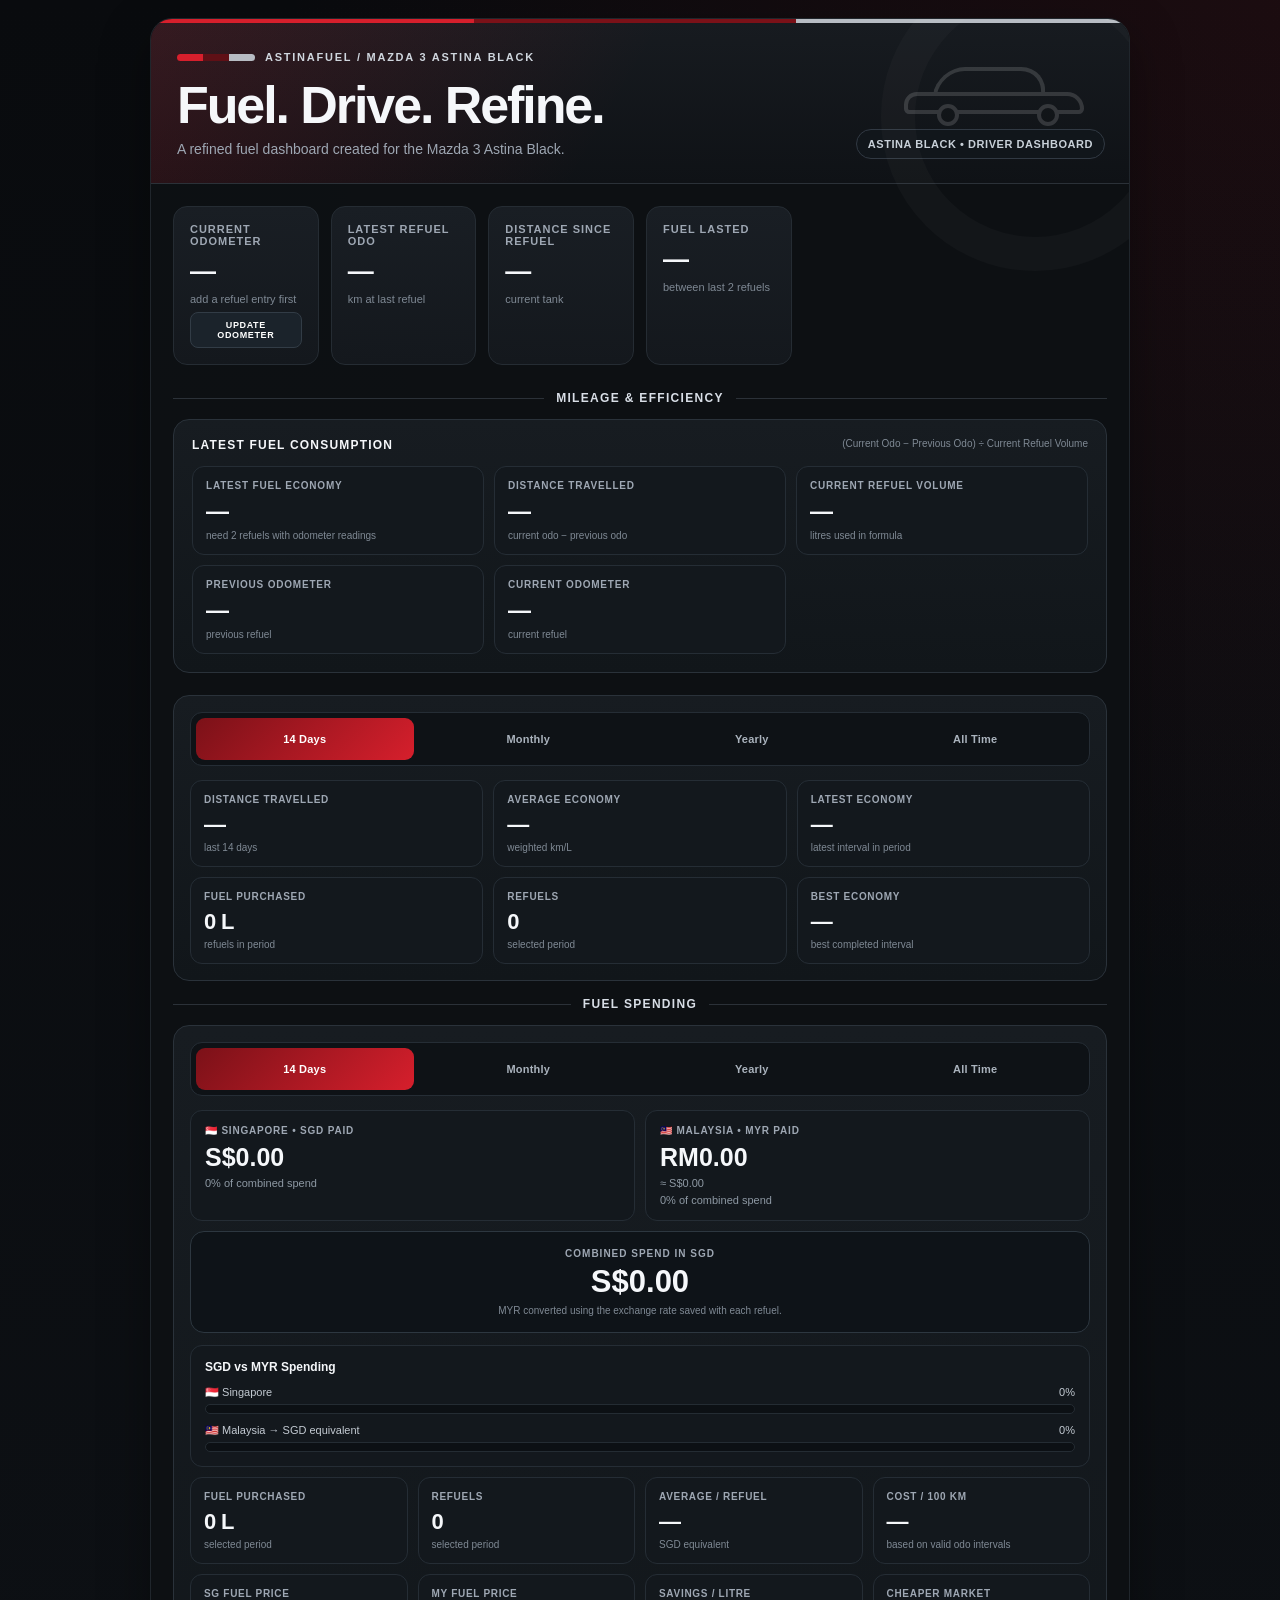
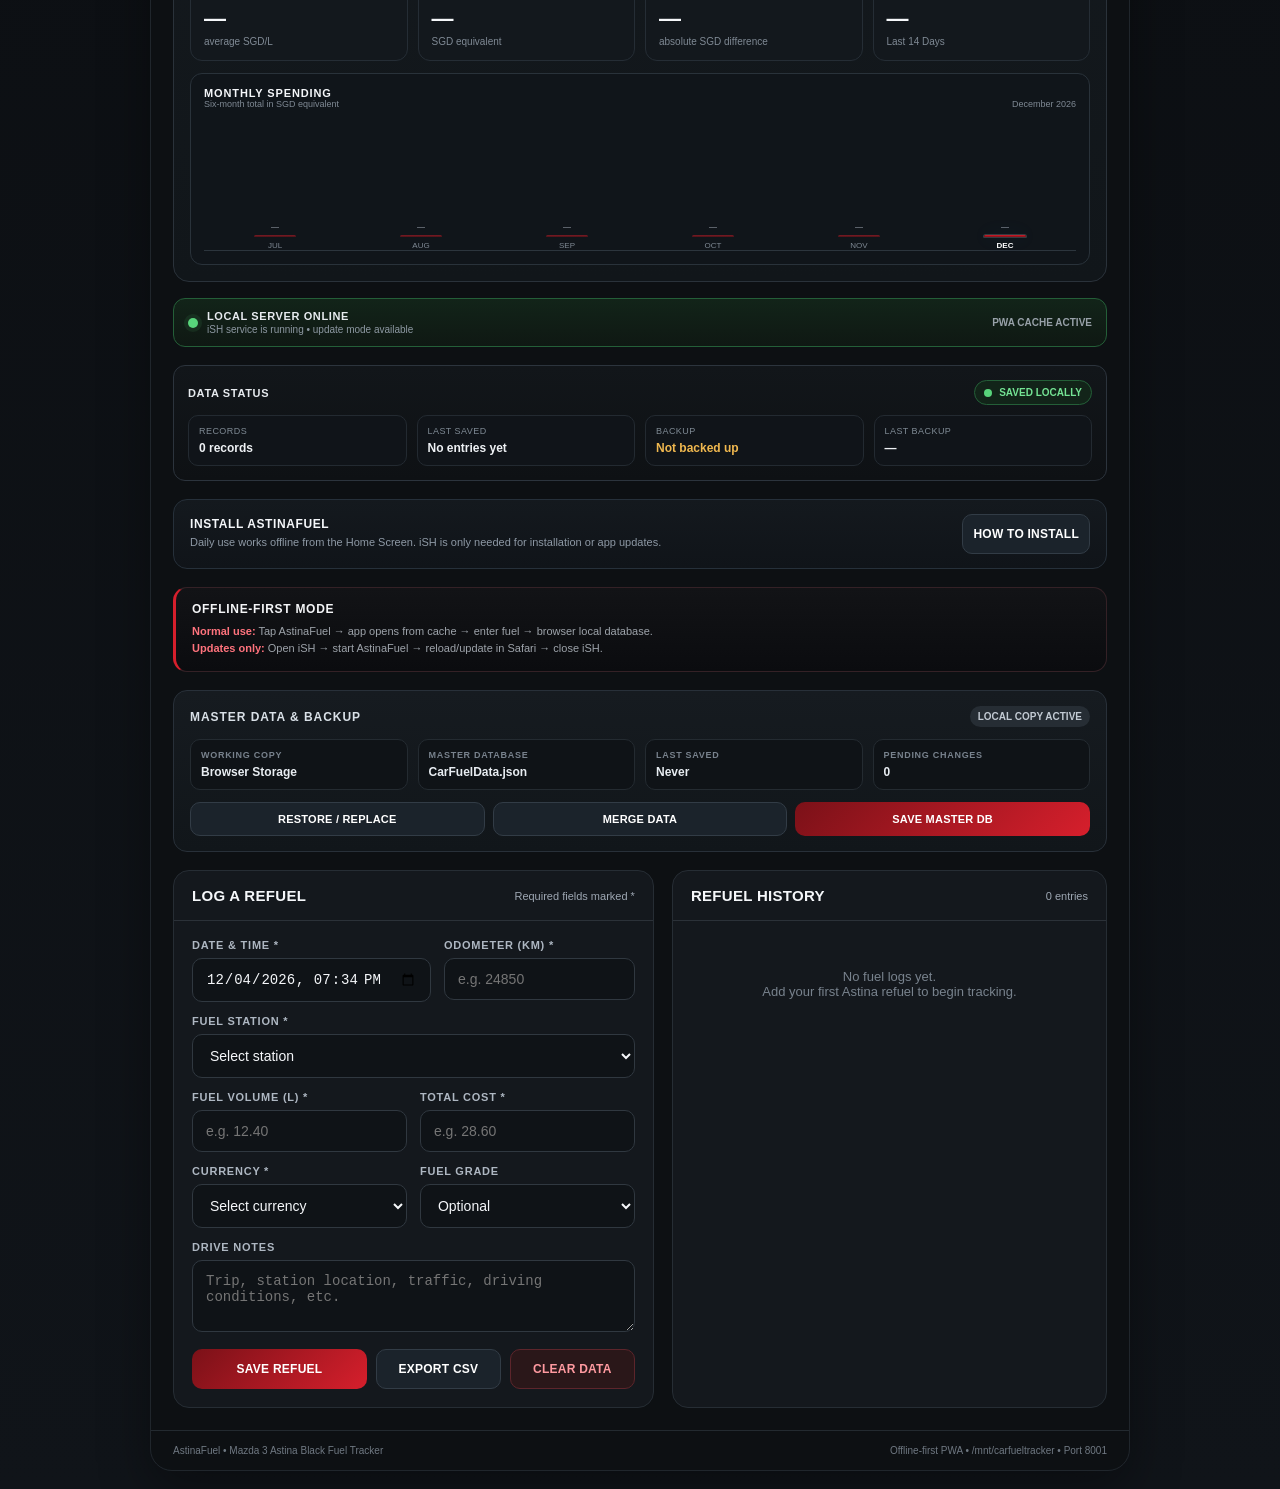
<file: carfueltracker/index.html>
<!DOCTYPE html>
<html lang="en">
<head>
<meta charset="UTF-8">
<meta name="viewport" content="width=device-width, initial-scale=1.0">
<title>AstinaFuel — Mazda 3 Astina Black</title>

<link rel="manifest" href="manifest.webmanifest">
<meta name="theme-color" content="#08090b">
<meta name="apple-mobile-web-app-capable" content="yes">
<meta name="apple-mobile-web-app-status-bar-style" content="black-translucent">
<meta name="apple-mobile-web-app-title" content="AstinaFuel">
<link rel="apple-touch-icon" href="icons/icon-180.png">

<style>
:root{
  --bg:#0b0d10;
  --panel:#14181d;
  --panel-2:#1b2026;
  --line:#2b3138;
  --text:#f5f7fa;
  --muted:#9ea7b3;
  --blue:#7b1118;
  --lightblue:#d61f2c;
  --red:#b7bcc3;
  --white:#ffffff;
  --green:#22c55e;
  --amber:#f59e0b;
  --shadow:0 18px 50px rgba(0,0,0,.35);
}
*{box-sizing:border-box;margin:0;padding:0}
body{
  font-family:-apple-system,BlinkMacSystemFont,"Segoe UI",Roboto,Arial,sans-serif;
  background:
    radial-gradient(circle at top right,rgba(190,22,34,.10),transparent 30%),
    linear-gradient(180deg,#090b0e 0%,#101419 100%);
  color:var(--text);
  min-height:100vh;
  padding:18px;
}
.app{
  max-width:980px;
  margin:auto;
  background:rgba(13,16,20,.95);
  border:1px solid #20262c;
  border-radius:22px;
  overflow:hidden;
  box-shadow:var(--shadow);
}
.hero{
  position:relative;
  padding:28px 26px 26px;
  background:
    linear-gradient(120deg,rgba(190,22,34,.18),transparent 48%),
    linear-gradient(180deg,#171b20,#0f1216);
  border-bottom:1px solid var(--line);
}
.hero::after{
  content:"";
  position:absolute;
  right:-60px; top:-60px;
  width:240px; height:240px;
  border-radius:50%;
  border:34px solid rgba(255,255,255,.025);
}
.brandline{
  display:flex;align-items:center;gap:10px;margin-bottom:16px;
  letter-spacing:.16em;text-transform:uppercase;font-size:11px;color:#cfd6de;font-weight:700
}
.stripes{display:flex;width:78px;height:7px;border-radius:999px;overflow:hidden}
.stripes span:nth-child(1){background:#d61f2c;flex:1}
.stripes span:nth-child(2){background:#5f1016;flex:1}
.stripes span:nth-child(3){background:#b7bcc3;flex:1}
.hero h1{font-size:clamp(30px,6vw,52px);line-height:1;font-weight:800;letter-spacing:-.04em}
.hero p{margin-top:10px;color:var(--muted);font-size:14px}
.hero-badge{
  position:absolute;right:24px;bottom:24px;
  border:1px solid #313943;background:#11161b;padding:8px 11px;border-radius:999px;
  color:#c8d0d8;font-size:11px;font-weight:700;letter-spacing:.05em
}
.dashboard{
  padding:22px;
  display:grid;
  grid-template-columns:repeat(6,1fr);
  gap:12px;
}
.stat{
  background:linear-gradient(180deg,#191e24,#14181d);
  border:1px solid #252c33;
  border-radius:14px;
  padding:16px;
  min-height:104px;
}
.stat .label{font-size:11px;text-transform:uppercase;letter-spacing:.09em;color:var(--muted);font-weight:700}
.stat .value{font-size:26px;font-weight:800;margin-top:9px;letter-spacing:-.03em}
.stat .sub{font-size:11px;color:#7f8994;margin-top:6px}
.odo-update-btn{margin-top:7px;padding:7px 9px;border-radius:8px;font-size:9px;letter-spacing:.07em;background:#1b232b;color:#fff;border:1px solid #323c46;width:100%}
.odo-update-btn:active{transform:none;opacity:.85}
.content{display:grid;grid-template-columns:1.05fr .95fr;gap:18px;padding:0 22px 22px}
.card{
  background:var(--panel);
  border:1px solid #262d34;
  border-radius:16px;
  overflow:hidden;
}
.card-head{
  padding:16px 18px;border-bottom:1px solid var(--line);
  display:flex;justify-content:space-between;align-items:center
}
.card-head h2{font-size:15px;letter-spacing:.02em}
.card-head .hint{font-size:11px;color:var(--muted)}
.form{padding:18px}
.grid2{display:grid;grid-template-columns:1fr 1fr;gap:13px}
.group{margin-bottom:13px}
label{
  display:block;font-size:11px;font-weight:800;letter-spacing:.07em;
  text-transform:uppercase;color:#aeb7c2;margin-bottom:7px
}
input,select,textarea{
  width:100%;background:#0f1317;color:var(--text);
  border:1px solid #303840;border-radius:10px;padding:12px 13px;
  font-size:14px;outline:none;transition:.2s
}
input:focus,select:focus,textarea:focus{
  border-color:var(--lightblue);
  box-shadow:0 0 0 3px rgba(214,31,44,.12)
}
textarea{resize:vertical;min-height:72px}
.actions{display:grid;grid-template-columns:1.4fr 1fr 1fr;gap:9px;margin-top:8px}
button{
  border:none;border-radius:10px;padding:12px 10px;font-weight:800;cursor:pointer;
  transition:.18s;font-size:12px;letter-spacing:.02em
}
button:hover{transform:translateY(-1px)}
.primary{background:linear-gradient(135deg,var(--blue),var(--lightblue));color:white}
.secondary{background:#1b232b;color:white;border:1px solid #323c46}
.danger{background:#2a1719;color:#ff9aa0;border:1px solid #5d252b}
.list{padding:10px 12px 14px;max-height:620px;overflow:auto}
.entry{
  border:1px solid #293139;background:#11161a;border-radius:12px;padding:13px;margin-top:10px
}
.entry-top{display:flex;justify-content:space-between;gap:10px;align-items:flex-start}
.entry-date{font-size:12px;font-weight:800;color:#d7dde4}
.pill{font-size:10px;font-weight:800;padding:5px 7px;border-radius:999px;background:#33171b;color:#ffb3ba}
.entry-main{font-size:13px;margin-top:10px;color:#d6dce3;line-height:1.55}
.entry-main strong{color:white}
.entry-meta{margin-top:9px;display:flex;flex-wrap:wrap;gap:7px}
.chip{font-size:10px;color:#aeb7c2;background:#1b2127;padding:5px 7px;border-radius:7px}
.delete{margin-left:auto;color:#ff777f;cursor:pointer;font-size:11px;font-weight:800}
.empty{padding:38px 18px;text-align:center;color:#78828d;font-size:13px}
.message{
  display:none;margin-bottom:13px;padding:10px 12px;border-radius:9px;
  background:#0f2a1a;border:1px solid #1f6035;color:#8ef0aa;font-size:12px;font-weight:700
}
.footer{
  border-top:1px solid #232a30;padding:14px 22px;color:#6f7882;font-size:10px;
  display:flex;justify-content:space-between;gap:10px
}
.accent-line{height:4px;background:linear-gradient(90deg,var(--lightblue) 0 33%,var(--blue) 33% 66%,var(--red) 66% 100%)}

.backup-panel{
  margin:0 22px 18px;
  background:linear-gradient(180deg,#161b20,#11161a);
  border:1px solid #283039;
  border-radius:14px;
  padding:15px 16px;
}
.backup-head{
  display:flex;justify-content:space-between;align-items:center;gap:12px;margin-bottom:12px
}
.backup-head h3{
  font-size:12px;letter-spacing:.08em;text-transform:uppercase;color:#d9e0e7
}
.backup-state{
  font-size:10px;font-weight:800;padding:5px 8px;border-radius:999px;
  background:#262d34;color:#c2cad3
}
.backup-grid{
  display:grid;grid-template-columns:repeat(4,1fr);gap:10px;margin-bottom:12px
}
.backup-item{
  background:#0f1317;border:1px solid #242b31;border-radius:10px;padding:10px
}
.backup-item .k{
  font-size:9px;text-transform:uppercase;letter-spacing:.08em;color:#78828d;font-weight:800
}
.backup-item .v{
  margin-top:5px;font-size:12px;color:#e8edf2;font-weight:700;word-break:break-word
}
.backup-actions{
  display:grid;grid-template-columns:1fr 1fr 1fr;gap:8px
}
.backup-actions button{
  padding:10px;font-size:11px
}
.file-input{
  display:none
}
@media(max-width:780px){
  .backup-grid{grid-template-columns:1fr 1fr}
}
@media(max-width:480px){
  .backup-panel{margin:0 16px 16px}
  .backup-grid{grid-template-columns:1fr}
  .backup-actions{grid-template-columns:1fr}
}

@media(max-width:780px){
  .dashboard{grid-template-columns:1fr 1fr}
  .content{grid-template-columns:1fr}
  .hero-badge{display:none}
}
@media(max-width:480px){
  body{padding:0}
  .app{border-radius:0;border-left:0;border-right:0;min-height:100vh}
  .hero{padding:24px 18px}
  .dashboard{padding:16px;gap:9px}
  .content{padding:0 16px 16px}
  .grid2{grid-template-columns:1fr}
  .actions{grid-template-columns:1fr}
  .stat{padding:13px;min-height:90px}
  .stat .value{font-size:22px}
}

.install-panel{
  margin:0 22px 18px;
  background:linear-gradient(180deg,#14191e,#101419);
  border:1px solid #26303a;
  border-radius:14px;
  padding:14px 16px;
  display:flex;
  align-items:center;
  justify-content:space-between;
  gap:14px
}
.install-copy strong{display:block;font-size:12px;letter-spacing:.05em}
.install-copy span{display:block;margin-top:4px;color:#8e99a5;font-size:11px;line-height:1.4}
.install-actions{display:flex;gap:8px;flex-wrap:wrap}
.install-actions button{white-space:nowrap}
@media(max-width:580px){
  .install-panel{margin:0 16px 16px;display:block}
  .install-actions{margin-top:10px}
  .install-actions button{flex:1}
}


.connection-badge{
  position:fixed;
  right:14px;
  bottom:14px;
  z-index:9999;
  padding:8px 11px;
  border-radius:999px;
  font-size:10px;
  font-weight:900;
  letter-spacing:.05em;
  box-shadow:0 8px 30px rgba(0,0,0,.35);
  border:1px solid #2d353d;
  background:#13251a;
  color:#8ef0aa;
}
.connection-badge.offline{
  background:#2d2110;
  color:#ffd58a;
  border-color:#5a421d;
}


.hero-car{
  position:absolute;
  right:30px;
  top:30px;
  width:210px;
  height:72px;
  opacity:.14;
  pointer-events:none;
}
.hero-car .roof{
  position:absolute;left:46px;top:14px;width:112px;height:28px;
  border:4px solid #fff;border-bottom:0;border-radius:55px 55px 0 0;
  transform:skewX(-9deg)
}
.hero-car .body{
  position:absolute;left:15px;top:39px;width:180px;height:22px;
  border:4px solid #fff;border-radius:35px 46px 14px 14px
}
.hero-car .wheel{
  position:absolute;top:51px;width:22px;height:22px;border:4px solid #fff;border-radius:50%;
  background:#111
}
.hero-car .w1{left:48px}.hero-car .w2{right:40px}
@media(max-width:650px){.hero-car{display:none}}


.offline-workflow{
  margin:0 22px 18px;
  background:linear-gradient(180deg,#121316,#0b0c0f);
  border:1px solid #342126;
  border-left:3px solid #d61f2c;
  border-radius:14px;
  padding:14px 16px
}
.offline-workflow strong{
  display:block;
  font-size:12px;
  letter-spacing:.06em;
  color:#f4f5f7
}
.offline-workflow .flow{
  margin-top:7px;
  color:#9da3aa;
  font-size:11px;
  line-height:1.55
}
.offline-workflow .flow b{color:#ff737d}
@media(max-width:580px){
  .offline-workflow{margin:0 16px 16px}
}


.service-status-bar{
  margin:0 22px 18px;
  display:flex;
  align-items:center;
  justify-content:space-between;
  gap:12px;
  padding:11px 14px;
  border:1px solid #2c343d;
  border-radius:12px;
  background:linear-gradient(180deg,#13171b,#0f1215);
}
.service-status-main{
  display:flex;
  align-items:center;
  gap:9px;
  min-width:0;
}
.service-dot{
  width:10px;
  height:10px;
  border-radius:50%;
  flex:0 0 auto;
  background:#8a949e;
}
.service-status-text{
  font-size:11px;
  font-weight:900;
  letter-spacing:.055em;
  color:#e7ebef;
}
.service-status-sub{
  margin-top:2px;
  font-size:10px;
  color:#8d98a2;
}
.service-status-bar.online{
  border-color:#245f38;
  background:linear-gradient(180deg,#122419,#0f1813);
}
.service-status-bar.online .service-dot{
  background:#58d47b;
  box-shadow:0 0 0 4px rgba(88,212,123,.09);
}
.service-status-bar.offline{
  border-color:#65501f;
  background:linear-gradient(180deg,#28200f,#17130d);
}
.service-status-bar.offline .service-dot{
  background:#f0b84f;
  box-shadow:0 0 0 4px rgba(240,184,79,.09);
}
.service-cache{
  font-size:10px;
  font-weight:800;
  color:#98a1a9;
  white-space:nowrap;
}
@media(max-width:580px){
  .service-status-bar{
    margin:0 16px 16px;
    align-items:flex-start;
  }
  .service-cache{white-space:normal;text-align:right}
}


.data-status-panel{
  margin:0 22px 18px;
  padding:14px;
  border:1px solid #2c343d;
  border-radius:12px;
  background:linear-gradient(180deg,#12161a,#0e1114);
}
.data-status-head{
  display:flex;
  align-items:center;
  justify-content:space-between;
  gap:12px;
  margin-bottom:10px;
}
.data-status-title{
  font-size:11px;
  font-weight:900;
  letter-spacing:.06em;
  color:#e7ebef;
}
.data-status-badge{
  display:inline-flex;
  align-items:center;
  gap:7px;
  padding:6px 9px;
  border-radius:999px;
  border:1px solid #245f38;
  background:#122419;
  color:#74e394;
  font-size:10px;
  font-weight:900;
  white-space:nowrap;
}
.data-status-badge .dot{
  width:8px;height:8px;border-radius:50%;background:#58d47b;
}
.data-status-grid{
  display:grid;
  grid-template-columns:repeat(4,minmax(0,1fr));
  gap:10px;
}
.data-status-item{
  padding:10px;
  border:1px solid #232a31;
  border-radius:10px;
  background:#101419;
  min-width:0;
}
.data-status-label{
  font-size:9px;
  text-transform:uppercase;
  letter-spacing:.05em;
  color:#7f8a94;
  margin-bottom:5px;
}
.data-status-value{
  font-size:12px;
  font-weight:800;
  color:#eef1f4;
  word-break:break-word;
}
.data-status-value.warn{color:#f0b84f}
.data-status-value.good{color:#74e394}
@media(max-width:700px){.data-status-grid{grid-template-columns:repeat(2,minmax(0,1fr))}}
@media(max-width:420px){.data-status-panel{margin:0 16px 16px}}


.current-tank-consumption{margin:0 22px 22px;background:linear-gradient(180deg,#171c21,#11161a);border:1px solid #2a323a;border-radius:16px;padding:18px}
.current-tank-consumption .ct-head{display:flex;justify-content:space-between;gap:12px;align-items:flex-start;margin-bottom:14px}
.current-tank-consumption .ct-title{font-size:12px;font-weight:800;letter-spacing:.1em;text-transform:uppercase}
.current-tank-consumption .ct-note{font-size:10px;color:#7f8994;text-align:right}
.current-tank-grid{display:grid;grid-template-columns:repeat(3,minmax(0,1fr));gap:10px}
.current-tank-item{background:#13181d;border:1px solid #252d35;border-radius:12px;padding:13px;min-width:0}
.current-tank-label{font-size:10px;color:var(--muted);font-weight:700;text-transform:uppercase;letter-spacing:.08em}
.current-tank-value{font-size:23px;font-weight:800;margin-top:7px;letter-spacing:-.03em}
.current-tank-sub{font-size:10px;color:#7f8994;margin-top:5px}
@media(max-width:700px){.current-tank-grid{grid-template-columns:1fr}.current-tank-consumption{margin:0 16px 16px}.current-tank-consumption .ct-head{display:block}.current-tank-consumption .ct-note{text-align:left;margin-top:6px}}


/* ===== Dashboard v10: timeframe + spending comparison ===== */
.section-separator{margin:4px 22px 14px;display:flex;align-items:center;gap:12px;color:#d8dee6;font-size:12px;font-weight:800;letter-spacing:.11em;text-transform:uppercase}
.section-separator::before,.section-separator::after{content:"";height:1px;background:var(--line);flex:1}
.period-panel{margin:0 22px 16px;background:linear-gradient(180deg,#171c21,#11161a);border:1px solid #2a323a;border-radius:16px;padding:16px}
.period-tabs{display:grid;grid-template-columns:repeat(4,minmax(0,1fr));gap:6px;background:#0e1216;border:1px solid #252d35;border-radius:12px;padding:5px;margin-bottom:14px}
.period-tab{min-height:42px;border:0;border-radius:9px;background:transparent;color:#aab3bd;font-size:11px;font-weight:750;padding:8px 5px;cursor:pointer}
.period-tab.active{background:linear-gradient(135deg,var(--blue),var(--lightblue));color:#fff}
.period-grid{display:grid;grid-template-columns:repeat(3,minmax(0,1fr));gap:10px}
.period-card{background:#13181d;border:1px solid #252d35;border-radius:12px;padding:13px;min-width:0}
.period-card .k{font-size:10px;color:var(--muted);font-weight:700;text-transform:uppercase;letter-spacing:.07em}
.period-card .v{font-size:22px;font-weight:800;margin-top:7px;letter-spacing:-.03em;overflow-wrap:anywhere}
.period-card .s{font-size:10px;color:#7f8994;margin-top:4px}
.spending-pair{display:grid;grid-template-columns:1fr 1fr;gap:10px;margin-bottom:10px}
.spend-market{background:#13181d;border:1px solid #252d35;border-radius:12px;padding:14px}
.spend-market .market{font-size:10px;color:var(--muted);font-weight:800;letter-spacing:.08em;text-transform:uppercase}
.spend-market .amount{font-size:25px;font-weight:800;margin-top:7px}
.spend-market .equiv,.spend-market .share{font-size:11px;color:#8e99a4;margin-top:5px}
.combined-spend{background:#0e1318;border:1px solid #2d3740;border-radius:14px;padding:16px;text-align:center;margin-bottom:12px}
.combined-spend .k{font-size:10px;color:var(--muted);font-weight:800;letter-spacing:.1em;text-transform:uppercase}
.combined-spend .v{font-size:31px;font-weight:850;margin-top:5px}
.combined-spend .s{font-size:10px;color:#7f8994;margin-top:5px}
.compare-card{background:#13181d;border:1px solid #252d35;border-radius:12px;padding:14px;margin-bottom:10px}
.compare-title{font-size:12px;font-weight:800;margin-bottom:12px}
.compare-row{margin-top:10px}
.compare-head{display:flex;justify-content:space-between;gap:10px;font-size:11px;color:#c3cad2;margin-bottom:5px}
.compare-track{height:10px;background:#0c1014;border-radius:999px;overflow:hidden;border:1px solid #242c33}
.compare-fill{height:100%;border-radius:999px;transition:width .2s ease}
.compare-fill.sg{background:linear-gradient(90deg,#3f7bd8,#60a5fa)}
.compare-fill.my{background:linear-gradient(90deg,#7c4bd8,#b17cff)}
.market-price-grid{display:grid;grid-template-columns:repeat(4,minmax(0,1fr));gap:10px}
.fx-inline{display:none;margin-top:12px;background:#10151a;border:1px solid #29323a;border-radius:12px;padding:12px}
.fx-inline.show{display:block}
.fx-help{font-size:10px;color:#84909b;margin-top:5px;line-height:1.35}
@media(max-width:700px){.section-separator{margin-left:16px;margin-right:16px}.period-panel{margin-left:16px;margin-right:16px}.period-grid{grid-template-columns:1fr 1fr}.market-price-grid{grid-template-columns:1fr 1fr}.period-tab{font-size:10px}.spending-pair{grid-template-columns:1fr 1fr}}
@media(max-width:390px){.period-tabs{grid-template-columns:1fr 1fr}.spending-pair{grid-template-columns:1fr}.period-grid{grid-template-columns:1fr 1fr}.market-price-grid{grid-template-columns:1fr 1fr}}

/* ===== Dashboard v11: monthly scrubber + monthly spending analytics ===== */
.month-scrubber{display:none;align-items:center;justify-content:center;gap:12px;margin:-2px 0 14px;padding:10px;border:1px solid #28313a;border-radius:12px;background:#0f1418;touch-action:pan-y}
.month-scrubber.show{display:flex}
.month-nav{width:42px;height:42px;padding:0;border-radius:12px;background:#1a2128;color:#fff;border:1px solid #303a44;font-size:22px;line-height:1}
.month-nav:disabled{opacity:.35}
.month-center{min-width:160px;text-align:center}
.month-label{font-size:16px;font-weight:850;letter-spacing:.04em;color:var(--text)}
.month-hint{font-size:9px;color:#7f8994;margin-top:3px;text-transform:uppercase;letter-spacing:.06em}
.monthly-summary-grid{display:grid;grid-template-columns:repeat(4,minmax(0,1fr));gap:10px;margin:10px 0}
.month-chart{margin-top:12px;background:#10151a;border:1px solid #29323a;border-radius:12px;padding:13px}
.month-chart-head{display:flex;justify-content:space-between;gap:10px;align-items:flex-end;margin-bottom:12px}
.month-chart-title{font-size:11px;font-weight:850;text-transform:uppercase;letter-spacing:.08em}
.month-chart-sub{font-size:9px;color:#7f8994}
.month-bars{height:130px;display:flex;align-items:flex-end;gap:8px;border-bottom:1px solid #2c353d;padding:0 2px}
.month-bar-wrap{flex:1;min-width:0;height:100%;display:flex;flex-direction:column;justify-content:flex-end;align-items:center;gap:4px}
.month-bar-value{font-size:8px;color:#aab3bd;white-space:nowrap}
.month-bar{width:68%;min-width:12px;max-width:42px;border-radius:7px 7px 2px 2px;background:linear-gradient(180deg,var(--lightblue),var(--blue));min-height:2px;opacity:.55}
.month-bar.selected{opacity:1;box-shadow:0 0 0 1px rgba(255,255,255,.16),0 0 18px rgba(0,163,224,.18)}
.month-bar-label{font-size:8px;color:#7f8994;text-transform:uppercase}
.month-bar-label.selected{color:#fff;font-weight:800}
.month-compare.good{color:#63dc88}.month-compare.bad{color:#ff7b83}
@media(max-width:700px){.monthly-summary-grid{grid-template-columns:1fr 1fr}.month-center{min-width:135px}.month-bars{gap:4px}.month-bar-value{font-size:7px}}

</style>
</head>
<body>
<div class="app">
  <div class="accent-line"></div>

  <section class="hero">
    <div class="brandline">
      <div class="stripes"><span></span><span></span><span></span></div>
      AstinaFuel / Mazda 3 Astina Black
    </div>
    <h1>Fuel. Drive. Refine.</h1>
    <p>A refined fuel dashboard created for the Mazda 3 Astina Black.</p>
    <div class="hero-badge">ASTINA BLACK • DRIVER DASHBOARD</div>

    <div class="hero-car" aria-hidden="true">
      <div class="roof"></div><div class="body"></div>
      <div class="wheel w1"></div><div class="wheel w2"></div>
    </div>

  </section>

  <section class="dashboard">
    <div class="stat">
      <div class="label">Current Odometer</div>
      <div class="value" id="currentOdo">—</div>
      <div class="sub" id="currentOdoSub">tap update to refresh</div>
      <button class="odo-update-btn" type="button" onclick="updateCurrentOdometer()">UPDATE ODOMETER</button>
    </div>
    <div class="stat">
      <div class="label">Latest Refuel Odo</div>
      <div class="value" id="latestOdo">—</div>
      <div class="sub">km at last refuel</div>
    </div>
    <div class="stat">
      <div class="label">Distance Since Refuel</div>
      <div class="value" id="distanceSinceRefuel">—</div>
      <div class="sub" id="distanceSinceRefuelSub">current tank</div>
    </div>
    <div class="stat">
      <div class="label">Fuel Lasted</div>
      <div class="value" id="fuelLasted">—</div>
      <div class="sub" id="fuelLastedSub">between last 2 refuels</div>
    </div>
  </section>

  <div class="section-separator">Mileage &amp; Efficiency</div>
<section class="current-tank-consumption" aria-live="polite">
    <div class="ct-head"><div class="ct-title">Latest Fuel Consumption</div><div class="ct-note">(Current Odo − Previous Odo) ÷ Current Refuel Volume</div></div>
    <div class="current-tank-grid">
      <div class="current-tank-item"><div class="current-tank-label">Latest Fuel Economy</div><div class="current-tank-value" id="latestFuelEconomy">—</div><div class="current-tank-sub" id="latestFuelEconomySub">completed refuel interval</div></div>
      <div class="current-tank-item"><div class="current-tank-label">Distance Travelled</div><div class="current-tank-value" id="latestEconomyDistance">—</div><div class="current-tank-sub">current odo − previous odo</div></div>
      <div class="current-tank-item"><div class="current-tank-label">Current Refuel Volume</div><div class="current-tank-value" id="latestEconomyVolume">—</div><div class="current-tank-sub">litres used in formula</div></div>
      <div class="current-tank-item"><div class="current-tank-label">Previous Odometer</div><div class="current-tank-value" id="latestEconomyPreviousOdo">—</div><div class="current-tank-sub">previous refuel</div></div>
      <div class="current-tank-item"><div class="current-tank-label">Current Odometer</div><div class="current-tank-value" id="latestEconomyCurrentOdo">—</div><div class="current-tank-sub">current refuel</div></div>
    </div>
  </section>



  <section class="period-panel" aria-live="polite">
    <div class="period-tabs" id="mileageTabs" aria-label="Mileage timeframe">
      <button class="period-tab active" type="button" data-mileage-period="14">14 Days</button>
      <button class="period-tab" type="button" data-mileage-period="month">Monthly</button>
      <button class="period-tab" type="button" data-mileage-period="year">Yearly</button>
      <button class="period-tab" type="button" data-mileage-period="all">All Time</button>
    </div>
    <div class="month-scrubber" id="mileageMonthScrubber">
      <button class="month-nav" type="button" data-month-shift="-1" aria-label="Previous month">‹</button>
      <div class="month-center"><div class="month-label" id="mileageMonthLabel">—</div><div class="month-hint">Swipe left or right to change month</div></div>
      <button class="month-nav" type="button" data-month-shift="1" aria-label="Next month">›</button>
    </div>
    <div class="period-grid">
      <div class="period-card"><div class="k">Distance Travelled</div><div class="v" id="rangeDistance">—</div><div class="s" id="rangeDistanceSub">selected period</div></div>
      <div class="period-card"><div class="k">Average Economy</div><div class="v" id="rangeAvgEconomy">—</div><div class="s">weighted km/L</div></div>
      <div class="period-card"><div class="k">Latest Economy</div><div class="v" id="rangeLatestEconomy">—</div><div class="s">latest interval in period</div></div>
      <div class="period-card"><div class="k">Fuel Purchased</div><div class="v" id="rangeFuel">0 L</div><div class="s">refuels in period</div></div>
      <div class="period-card"><div class="k">Refuels</div><div class="v" id="rangeRefuels">0</div><div class="s">selected period</div></div>
      <div class="period-card"><div class="k">Best Economy</div><div class="v" id="rangeBestEconomy">—</div><div class="s">best completed interval</div></div>
    </div>
  </section>

  <div class="section-separator">Fuel Spending</div>

  <section class="period-panel" aria-live="polite">
    <div class="period-tabs" id="spendingTabs" aria-label="Spending timeframe">
      <button class="period-tab active" type="button" data-spending-period="14">14 Days</button>
      <button class="period-tab" type="button" data-spending-period="month">Monthly</button>
      <button class="period-tab" type="button" data-spending-period="year">Yearly</button>
      <button class="period-tab" type="button" data-spending-period="all">All Time</button>
    </div>
    <div class="month-scrubber" id="spendingMonthScrubber">
      <button class="month-nav" type="button" data-month-shift="-1" aria-label="Previous month">‹</button>
      <div class="month-center"><div class="month-label" id="spendingMonthLabel">—</div><div class="month-hint">Swipe left or right to change month</div></div>
      <button class="month-nav" type="button" data-month-shift="1" aria-label="Next month">›</button>
    </div>

    <div class="spending-pair">
      <div class="spend-market">
        <div class="market">🇸🇬 Singapore • SGD Paid</div>
        <div class="amount" id="spendSgd">S$0.00</div>
        <div class="share" id="spendSgdShare">— of combined spend</div>
      </div>
      <div class="spend-market">
        <div class="market">🇲🇾 Malaysia • MYR Paid</div>
        <div class="amount" id="spendMyr">RM0.00</div>
        <div class="equiv" id="spendMyrEquivalent">≈ S$0.00</div>
        <div class="share" id="spendMyrShare">— of combined spend</div>
      </div>
    </div>

    <div class="combined-spend">
      <div class="k">Combined Spend in SGD</div>
      <div class="v" id="combinedSpend">S$0.00</div>
      <div class="s" id="combinedSpendNote">MYR uses the rate saved with each refuel; older entries use the fallback rate.</div>
    </div>

    <div class="compare-card">
      <div class="compare-title">SGD vs MYR Spending</div>
      <div class="compare-row">
        <div class="compare-head"><span>🇸🇬 Singapore</span><span id="sgSharePct">0%</span></div>
        <div class="compare-track"><div class="compare-fill sg" id="sgSpendBar" style="width:0%"></div></div>
      </div>
      <div class="compare-row">
        <div class="compare-head"><span>🇲🇾 Malaysia → SGD equivalent</span><span id="mySharePct">0%</span></div>
        <div class="compare-track"><div class="compare-fill my" id="mySpendBar" style="width:0%"></div></div>
      </div>
    </div>

    <div class="monthly-summary-grid">
      <div class="period-card"><div class="k">Fuel Purchased</div><div class="v" id="spendFuelPurchased">0 L</div><div class="s">selected period</div></div>
      <div class="period-card"><div class="k">Refuels</div><div class="v" id="spendRefuels">0</div><div class="s">selected period</div></div>
      <div class="period-card"><div class="k">Average / Refuel</div><div class="v" id="spendAvgRefuel">—</div><div class="s">SGD equivalent</div></div>
      <div class="period-card"><div class="k">Cost / 100 km</div><div class="v" id="spendCost100">—</div><div class="s">based on valid odo intervals</div></div>
    </div>

    <div class="market-price-grid">
      <div class="period-card"><div class="k">SG Fuel Price</div><div class="v" id="sgFuelPrice">—</div><div class="s">average SGD/L</div></div>
      <div class="period-card"><div class="k">MY Fuel Price</div><div class="v" id="myFuelPrice">—</div><div class="s" id="myFuelPriceEquivalent">SGD equivalent</div></div>
      <div class="period-card"><div class="k">Savings / Litre</div><div class="v" id="fuelPriceSaving">—</div><div class="s">absolute SGD difference</div></div>
      <div class="period-card"><div class="k">Cheaper Market</div><div class="v" id="cheaperMarket">—</div><div class="s" id="spendComparisonSub">selected period</div></div>
    </div>

    <div class="month-chart" id="monthlySpendChart">
      <div class="month-chart-head"><div><div class="month-chart-title">Monthly Spending</div><div class="month-chart-sub">Six-month total in SGD equivalent</div></div><div class="month-chart-sub" id="monthChartCaption">—</div></div>
      <div class="month-bars" id="monthBars"></div>
    </div>
  </section>


  <section class="service-status-bar offline" id="serviceStatusBar" aria-live="polite">
    <div class="service-status-main">
      <span class="service-dot" aria-hidden="true"></span>
      <div>
        <div class="service-status-text" id="serviceStatusText">CHECKING SERVICE…</div>
        <div class="service-status-sub" id="serviceStatusSub">Checking local iSH server</div>
      </div>
    </div>
    <div class="service-cache" id="serviceCacheState">PWA CACHE ACTIVE</div>
  </section>

  <section class="data-status-panel" id="dataStatusPanel" aria-live="polite">
    <div class="data-status-head">
      <div class="data-status-title">DATA STATUS</div>
      <div class="data-status-badge"><span class="dot" aria-hidden="true"></span><span>SAVED LOCALLY</span></div>
    </div>
    <div class="data-status-grid">
      <div class="data-status-item">
        <div class="data-status-label">Records</div>
        <div class="data-status-value" id="dataRecordCount">0 records</div>
      </div>
      <div class="data-status-item">
        <div class="data-status-label">Last Saved</div>
        <div class="data-status-value" id="dataLastSaved">No entries yet</div>
      </div>
      <div class="data-status-item">
        <div class="data-status-label">Backup</div>
        <div class="data-status-value warn" id="dataBackupState">Not backed up</div>
      </div>
      <div class="data-status-item">
        <div class="data-status-label">Last Backup</div>
        <div class="data-status-value" id="dataLastBackup">—</div>
      </div>
    </div>
  </section>


  <section class="install-panel" id="installPanel">
    <div class="install-copy">
      <strong>INSTALL ASTINAFUEL</strong>
      <span id="installHint">Daily use works offline from the Home Screen. iSH is only needed for installation or app updates.</span>
    </div>
    <div class="install-actions">
      <button class="primary" id="installBtn" type="button" style="display:none">INSTALL APP</button>
      <button class="secondary" type="button" onclick="showInstallHelp()">HOW TO INSTALL</button>
    </div>
  </section>


  <section class="offline-workflow" id="offlineWorkflow">
    <strong>OFFLINE-FIRST MODE</strong>
    <div class="flow">
      <b>Normal use:</b> Tap AstinaFuel → app opens from cache → enter fuel → browser local database.<br>
      <b>Updates only:</b> Open iSH → start AstinaFuel → reload/update in Safari → close iSH.
    </div>
  </section>

  <section class="backup-panel">
    <div class="backup-head">
      <h3>Master Data & Backup</h3>
      <div class="backup-state" id="backupState">LOCAL COPY ACTIVE</div>
    </div>

    <div class="backup-grid">
      <div class="backup-item">
        <div class="k">Working Copy</div>
        <div class="v">Browser Storage</div>
      </div>
      <div class="backup-item">
        <div class="k">Master Database</div>
        <div class="v" id="backupFileName">CarFuelData.json</div>
      </div>
      <div class="backup-item">
        <div class="k">Last Saved</div>
        <div class="v" id="lastBackup">Never</div>
      </div>
      <div class="backup-item">
        <div class="k">Pending Changes</div>
        <div class="v" id="pendingChanges">0</div>
      </div>
    </div>

    <div class="backup-actions">
      <button class="secondary" type="button" onclick="document.getElementById('replaceFileInput').click()">RESTORE / REPLACE</button>
      <button class="secondary" type="button" onclick="document.getElementById('mergeFileInput').click()">MERGE DATA</button>
      <button class="primary" type="button" onclick="saveJsonBackup()">SAVE MASTER DB</button>
    </div>

    <input class="file-input" id="replaceFileInput" type="file" accept=".json,application/json" onchange="openJsonBackup(event,'replace')">
    <input class="file-input" id="mergeFileInput" type="file" accept=".json,application/json" onchange="openJsonBackup(event,'merge')">
  </section>

  <section class="content">
    <div class="card">
      <div class="card-head">
        <h2>LOG A REFUEL</h2>
        <div class="hint">Required fields marked *</div>
      </div>
      <div class="form">
        <div class="message" id="successMsg">✓ Refuel entry saved.</div>

        <form id="fuelForm">
          <div class="grid2">
            <div class="group">
              <label for="dateTime">Date & Time *</label>
              <input type="datetime-local" id="dateTime" required>
            </div>
            <div class="group">
              <label for="mileage">Odometer (KM) *</label>
              <input type="number" id="mileage" min="0" step="1" placeholder="e.g. 24850" required>
            </div>
          </div>

          <div class="group">
            <label for="location">Fuel Station *</label>
            <select id="location" required>
              <option value="">Select station</option>
              <optgroup label="Malaysia">
                <option>Petronas (MY)</option>
                <option>Petron (MY)</option>
                <option>Shell (MY)</option>
                <option>Caltex (MY)</option>
                <option>BHPetrol (MY)</option>
              </optgroup>
              <optgroup label="Singapore">
                <option>Shell (SG)</option>
                <option>Esso (SG)</option>
                <option>Caltex (SG)</option>
                <option>SPC (SG)</option>
              </optgroup>
            </select>
          </div>

          <div class="grid2">
            <div class="group">
              <label for="volume">Fuel Volume (L) *</label>
              <input type="number" id="volume" step="0.01" min="0.01" placeholder="e.g. 12.40" required>
            </div>
            <div class="group">
              <label for="cost">Total Cost *</label>
              <input type="number" id="cost" step="0.01" min="0" placeholder="e.g. 28.60" required>
            </div>
          </div>

          <div class="grid2">
            <div class="group">
              <label for="currency">Currency *</label>
              <select id="currency" required>
                <option value="">Select currency</option>
                <option value="MYR">MYR</option>
                <option value="SGD">SGD</option>
              </select>
            </div>
            <div class="group">
              <label for="fuelType">Fuel Grade</label>
              <select id="fuelType">
                <option value="">Optional</option>
                <option value="RON 95">RON 95</option>
                <option value="RON 97">RON 97</option>
                <option value="RON 98">RON 98</option>
                <option value="RON 100">RON 100</option>
                <option value="Other">Other</option>
              </select>
            </div>
          </div>

          <div class="fx-inline" id="fxRateWrap">
            <div class="group" style="margin:0">
              <label for="fxRate">MYR Exchange Rate • 1 SGD = RM</label>
              <input type="number" id="fxRate" step="0.001" min="0.001" inputmode="decimal" placeholder="e.g. 3.160">
              <div class="fx-help">Stored with this MYR refuel for accurate historical SGD conversion. The last rate is remembered for offline use.</div>
            </div>
          </div>

          <div class="group">
            <label for="notes">Drive Notes</label>
            <textarea id="notes" placeholder="Trip, station location, traffic, driving conditions, etc."></textarea>
          </div>

          <div class="actions">
            <button class="primary" type="submit">SAVE REFUEL</button>
            <button class="secondary" type="button" onclick="exportToCSV()">EXPORT CSV</button>
            <button class="danger" type="button" onclick="clearAllData()">CLEAR DATA</button>
          </div>
        </form>
      </div>
    </div>

    <div class="card">
      <div class="card-head">
        <h2>REFUEL HISTORY</h2>
        <div class="hint" id="entryCount">0 entries</div>
      </div>
      <div class="list" id="entriesList">
        <div class="empty">No fuel logs yet.<br>Add your first Astina refuel to begin tracking.</div>
      </div>
    </div>
  </section>

  <footer class="footer">
    <span>AstinaFuel • Mazda 3 Astina Black Fuel Tracker</span>
    <span>Offline-first PWA • /mnt/carfueltracker • Port 8001</span>
  </footer>
</div>

<script>
const STORAGE_KEY = 'carFuelTrackerData';
const META_KEY = 'carFuelTrackerBackupMeta';
const MASTER_FILE = 'CarFuelData.json';
const CURRENT_ODO_KEY = 'carCurrentOdometer';
const CURRENT_ODO_UPDATED_KEY = 'carCurrentOdometerUpdatedAt';
const FX_RATE_KEY = 'carLastSgdMyrRate';

function setNow(){
  const d = new Date();
  d.setMinutes(d.getMinutes() - d.getTimezoneOffset());
  document.getElementById('dateTime').value = d.toISOString().slice(0,16);
}

function loadData(){
  try{
    const stored = localStorage.getItem(STORAGE_KEY);
    return stored ? JSON.parse(stored) : [];
  }catch(e){
    return [];
  }
}

function saveData(data, incrementPending=true){
  localStorage.setItem(STORAGE_KEY, JSON.stringify(data));
  if(incrementPending){
    const meta = loadMeta();
    meta.pendingChanges = (Number(meta.pendingChanges)||0) + 1;
    saveMeta(meta);
  }
  updateBackupStatus();
}

function loadMeta(){
  try{
    return JSON.parse(localStorage.getItem(META_KEY)) || {
      fileName: MASTER_FILE,
      lastBackup: '',
      pendingChanges: 0
    };
  }catch(e){
    return { fileName:MASTER_FILE, lastBackup:'', pendingChanges:0 };
  }
}

function saveMeta(meta){
  if(!meta.fileName) meta.fileName = MASTER_FILE;
  localStorage.setItem(META_KEY, JSON.stringify(meta));
}

function updateBackupStatus(){
  const meta = loadMeta();
  const fileName = document.getElementById('backupFileName');
  const lastBackup = document.getElementById('lastBackup');
  const pending = document.getElementById('pendingChanges');
  const state = document.getElementById('backupState');

  if(fileName) fileName.textContent = MASTER_FILE;
  if(lastBackup){
    lastBackup.textContent = meta.lastBackup
      ? new Date(meta.lastBackup).toLocaleString()
      : 'Never';
  }
  if(pending) pending.textContent = Number(meta.pendingChanges)||0;

  if(state){
    if((Number(meta.pendingChanges)||0) > 0){
      state.textContent = 'SAVE MASTER DB';
      state.style.background = '#3a2a10';
      state.style.color = '#ffd58a';
    }else if(meta.lastBackup){
      state.textContent = 'MASTER DB CURRENT';
      state.style.background = '#12301d';
      state.style.color = '#8ef0aa';
    }else{
      state.textContent = 'LOCAL COPY ACTIVE';
      state.style.background = '#262d34';
      state.style.color = '#c2cad3';
    }
  }
}

function money(v){ return Number(v).toFixed(2); }


function updateFuelLasted(data){
  const dated = [...data]
    .filter(e => e.dateTime && !Number.isNaN(new Date(e.dateTime).getTime()))
    .sort((a,b) => new Date(a.dateTime) - new Date(b.dateTime));

  const valueEl = document.getElementById('fuelLasted');
  const subEl = document.getElementById('fuelLastedSub');
  if(!valueEl || !subEl) return;

  const MS_PER_DAY = 24 * 60 * 60 * 1000;

  if(!dated.length){
    valueEl.textContent = '—';
    subEl.textContent = 'between last 2 refuels';
    return;
  }

  const latestDate = new Date(dated[dated.length - 1].dateTime);
  const now = new Date();
  const currentDays = Math.max(0, Math.floor((now - latestDate) / MS_PER_DAY));

  if(dated.length >= 2){
    const previousDate = new Date(dated[dated.length - 2].dateTime);
    const completedDays = Math.max(0, Math.round((latestDate - previousDate) / MS_PER_DAY));

    valueEl.textContent = completedDays + (completedDays === 1 ? ' day' : ' days');
    subEl.textContent = 'current tank: ' + currentDays + (currentDays === 1 ? ' day' : ' days') + ' so far';
  }else{
    valueEl.textContent = currentDays + (currentDays === 1 ? ' day' : ' days');
    subEl.textContent = 'since latest refuel • current tank';
  }
}


function getLatestRefuelEntry(data){
  return [...data]
    .filter(e => e && e.dateTime && Number.isFinite(Number(e.mileage)))
    .sort((a,b) => new Date(a.dateTime) - new Date(b.dateTime))
    .pop() || null;
}

function loadCurrentOdometer(){
  const raw = localStorage.getItem(CURRENT_ODO_KEY);
  if(raw === null || raw === '') return null;
  const value = Number(raw);
  return Number.isFinite(value) ? value : null;
}

function saveCurrentOdometer(value){
  localStorage.setItem(CURRENT_ODO_KEY, String(value));
  localStorage.setItem(CURRENT_ODO_UPDATED_KEY, new Date().toISOString());
}

function ensureCurrentOdometer(data){
  const latest = getLatestRefuelEntry(data);
  if(!latest) return null;
  const refuelOdo = Number(latest.mileage);
  let current = loadCurrentOdometer();
  if(current === null || current < refuelOdo){
    current = refuelOdo;
    saveCurrentOdometer(current);
  }
  return current;
}

function renderCurrentOdometer(data){
  const valueEl = document.getElementById('currentOdo');
  const subEl = document.getElementById('currentOdoSub');
  if(!valueEl || !subEl) return;

  const current = ensureCurrentOdometer(data);
  if(current === null){
    valueEl.textContent = '—';
    subEl.textContent = 'add a refuel entry first';
    return;
  }

  valueEl.textContent = current.toLocaleString(undefined, {maximumFractionDigits:1});
  const updated = localStorage.getItem(CURRENT_ODO_UPDATED_KEY);
  if(updated){
    const d = new Date(updated);
    subEl.textContent = Number.isNaN(d.getTime()) ? 'km • tap update' : 'km • updated ' + d.toLocaleString();
  }else{
    subEl.textContent = 'km • tap update';
  }
}

function updateCurrentOdometer(){
  const data = loadData();
  const latest = getLatestRefuelEntry(data);
  if(!latest){
    alert('Add a refuel entry before updating the current odometer.');
    return;
  }

  const refuelOdo = Number(latest.mileage);
  const current = ensureCurrentOdometer(data) ?? refuelOdo;
  const entered = prompt('Enter current odometer (km):', String(current));
  if(entered === null) return;

  const value = Number(String(entered).replace(/,/g,'').trim());
  if(!Number.isFinite(value) || value < 0){
    alert('Please enter a valid odometer value.');
    return;
  }
  if(value < refuelOdo){
    alert('Current odometer cannot be lower than the latest refuel odometer (' + refuelOdo.toLocaleString() + ' km).');
    return;
  }

  saveCurrentOdometer(value);
  displayEntries();
}

function updateDistanceSinceRefuel(data){
  const valueEl = document.getElementById('distanceSinceRefuel');
  const subEl = document.getElementById('distanceSinceRefuelSub');
  if(!valueEl || !subEl) return;

  const latestRefuel = getLatestRefuelEntry(data);
  if(!latestRefuel){
    valueEl.textContent = '—';
    subEl.textContent = 'current tank';
    return;
  }

  const refuelOdo = Number(latestRefuel.mileage);
  const currentOdo = ensureCurrentOdometer(data);
  if(currentOdo === null){
    valueEl.textContent = '—';
    subEl.textContent = 'update current odometer';
    return;
  }

  const distance = Math.max(0, currentOdo - refuelOdo);
  valueEl.textContent = distance.toLocaleString(undefined, {maximumFractionDigits:1}) + ' km';
  subEl.textContent = distance === 0 ? 'tap Update Odometer after riding' : 'since latest refuel';
}


function updateFuelConsumptionSinceRefuel(data){
  const economyEl=document.getElementById('latestFuelEconomy'), economySub=document.getElementById('latestFuelEconomySub'),
        distanceEl=document.getElementById('latestEconomyDistance'), volumeEl=document.getElementById('latestEconomyVolume'),
        previousEl=document.getElementById('latestEconomyPreviousOdo'), currentEl=document.getElementById('latestEconomyCurrentOdo');
  if(!economyEl||!distanceEl||!volumeEl||!previousEl||!currentEl) return;
  const valid=[...data].filter(x=>Number.isFinite(Number(x.mileage))&&Number(x.mileage)>=0&&Number(x.volume)>0)
    .sort((a,b)=>new Date(a.dateTime||0)-new Date(b.dateTime||0));
  if(valid.length<2){
    economyEl.textContent=distanceEl.textContent=volumeEl.textContent=previousEl.textContent=currentEl.textContent='—';
    if(economySub) economySub.textContent='need 2 refuels with odometer readings'; return;
  }
  const current=valid[valid.length-1]; let previous=null;
  for(let i=valid.length-2;i>=0;i--){ if(Number(valid[i].mileage)<Number(current.mileage)){previous=valid[i];break;} }
  if(!previous){ economyEl.textContent=distanceEl.textContent=previousEl.textContent='—'; volumeEl.textContent=Number(current.volume).toFixed(2)+' L';
    currentEl.textContent=Number(current.mileage).toLocaleString()+' km'; if(economySub)economySub.textContent='no earlier odometer available'; return; }
  const currentOdo=Number(current.mileage), previousOdo=Number(previous.mileage), currentVolume=Number(current.volume);
  const distance=currentOdo-previousOdo, economy=distance/currentVolume;
  previousEl.textContent=previousOdo.toLocaleString()+' km'; currentEl.textContent=currentOdo.toLocaleString()+' km';
  distanceEl.textContent=distance.toLocaleString(undefined,{maximumFractionDigits:1})+' km'; volumeEl.textContent=currentVolume.toFixed(2)+' L';
  economyEl.textContent=(distance>0&&currentVolume>0&&Number.isFinite(economy))?economy.toFixed(1)+' km/L':'—';
  if(economySub)economySub.textContent=(distance>0&&currentVolume>0)?'latest completed refuel interval':'invalid odometer or volume';
}



let mileagePeriod = '14';
let spendingPeriod = '14';
let selectedMonth = new Date(new Date().getFullYear(), new Date().getMonth(), 1);

function validDate(value){
  const d = new Date(value);
  return Number.isNaN(d.getTime()) ? null : d;
}

function periodBounds(period, previous=false){
  const now = new Date();
  if(period === 'all') return {start:null,end:null,label:'All Time'};
  if(period === '14'){
    const end = previous ? new Date(now.getTime() - 14*86400000) : new Date(now.getTime()+1000);
    const start = new Date(end.getTime() - 14*86400000);
    return {start,end,label:previous?'Previous 14 Days':'Last 14 Days'};
  }
  if(period === 'month'){
    const base = new Date(selectedMonth.getFullYear(), selectedMonth.getMonth(), 1);
    const start = previous ? new Date(base.getFullYear(), base.getMonth()-1, 1) : base;
    const end = previous ? base : new Date(base.getFullYear(), base.getMonth()+1, 1);
    const label = start.toLocaleDateString(undefined,{month:'long',year:'numeric'});
    return {start,end,label};
  }
  if(period === 'year'){
    const currentStart = new Date(now.getFullYear(),0,1);
    if(previous){
      return {start:new Date(now.getFullYear()-1,0,1),end:currentStart,label:'Previous Year'};
    }
    return {start:currentStart,end:new Date(now.getFullYear()+1,0,1),label:'This Year'};
  }
  return {start:null,end:null,label:'All Time'};
}

function inBounds(date, bounds){
  if(!date) return false;
  if(bounds.start && date < bounds.start) return false;
  if(bounds.end && date >= bounds.end) return false;
  return true;
}

function entriesForPeriod(data, period, previous=false){
  const bounds = periodBounds(period, previous);
  if(period === 'all') return data.filter(e => validDate(e.dateTime));
  return data.filter(e => inBounds(validDate(e.dateTime), bounds));
}

function economyIntervals(data){
  const valid = [...data]
    .filter(e => validDate(e.dateTime) && Number.isFinite(Number(e.mileage)) && Number(e.mileage) >= 0 && Number(e.volume) > 0)
    .sort((a,b)=>validDate(a.dateTime)-validDate(b.dateTime));
  const result=[];
  for(let i=1;i<valid.length;i++){
    const current=valid[i];
    let previous=null;
    for(let j=i-1;j>=0;j--){
      if(Number(valid[j].mileage) < Number(current.mileage)){ previous=valid[j]; break; }
    }
    if(!previous) continue;
    const distance=Number(current.mileage)-Number(previous.mileage);
    const litres=Number(current.volume);
    if(distance<=0 || litres<=0) continue;
    result.push({current,previous,distance,litres,economy:distance/litres,date:validDate(current.dateTime)});
  }
  return result;
}

function setActivePeriodButtons(selector, period, attr){
  document.querySelectorAll(selector).forEach(btn=>{
    const active = btn.getAttribute(attr) === period;
    btn.classList.toggle('active',active);
    btn.setAttribute('aria-pressed',active?'true':'false');
  });
}

function monthLabel(date){
  return date.toLocaleDateString(undefined,{month:'long',year:'numeric'});
}

function syncMonthScrubbers(){
  const label=monthLabel(selectedMonth);
  const ml=document.getElementById('mileageMonthLabel'); if(ml)ml.textContent=label;
  const sl=document.getElementById('spendingMonthLabel'); if(sl)sl.textContent=label;
  document.getElementById('mileageMonthScrubber')?.classList.toggle('show',mileagePeriod==='month');
  document.getElementById('spendingMonthScrubber')?.classList.toggle('show',spendingPeriod==='month');
  const nowStart=new Date(new Date().getFullYear(),new Date().getMonth(),1);
  document.querySelectorAll('[data-month-shift="1"]').forEach(btn=>btn.disabled=selectedMonth>=nowStart);
}

function shiftSelectedMonth(delta){
  const candidate=new Date(selectedMonth.getFullYear(),selectedMonth.getMonth()+delta,1);
  const nowStart=new Date(new Date().getFullYear(),new Date().getMonth(),1);
  if(candidate>nowStart) return;
  selectedMonth=candidate;
  syncMonthScrubbers();
  const data=loadData();
  if(mileagePeriod==='month') renderMileagePeriod(data);
  if(spendingPeriod==='month') renderSpendingPeriod(data);
}

function attachMonthSwipe(id){
  const el=document.getElementById(id); if(!el) return;
  let startX=null;
  el.addEventListener('touchstart',e=>{startX=e.changedTouches?.[0]?.clientX??null;},{passive:true});
  el.addEventListener('touchend',e=>{
    if(startX===null) return;
    const endX=e.changedTouches?.[0]?.clientX??startX;
    const dx=endX-startX; startX=null;
    if(Math.abs(dx)<45) return;
    shiftSelectedMonth(dx<0?1:-1);
  },{passive:true});
}

function renderMileagePeriod(data){
  const bounds=periodBounds(mileagePeriod,false);
  const periodEntries=entriesForPeriod(data,mileagePeriod,false);
  const intervals=economyIntervals(data).filter(x => mileagePeriod==='all' || inBounds(x.date,bounds));
  const distance=intervals.reduce((s,x)=>s+x.distance,0);
  const intervalFuel=intervals.reduce((s,x)=>s+x.litres,0);
  const purchased=periodEntries.reduce((s,e)=>s+(Number(e.volume)||0),0);
  const avg=distance>0&&intervalFuel>0?distance/intervalFuel:null;
  const best=intervals.length?Math.max(...intervals.map(x=>x.economy)):null;
  const latest=intervals.length?[...intervals].sort((a,b)=>a.date-b.date).pop():null;
  const put=(id,text)=>{const el=document.getElementById(id);if(el)el.textContent=text;};
  put('rangeDistance',distance>0?distance.toLocaleString(undefined,{maximumFractionDigits:1})+' km':'—');
  put('rangeAvgEconomy',avg?avg.toFixed(1)+' km/L':'—');
  put('rangeLatestEconomy',latest?latest.economy.toFixed(1)+' km/L':'—');
  put('rangeFuel',purchased?purchased.toFixed(1)+' L':'0 L');
  put('rangeRefuels',String(periodEntries.length));
  put('rangeBestEconomy',best?best.toFixed(1)+' km/L':'—');
  put('rangeDistanceSub',bounds.label.toLowerCase());
  setActivePeriodButtons('[data-mileage-period]',mileagePeriod,'data-mileage-period');
  syncMonthScrubbers();
}

function fallbackFxRate(){
  const n=Number(localStorage.getItem(FX_RATE_KEY));
  return Number.isFinite(n)&&n>0?n:3.16;
}

function entryFxRate(entry){
  const own=Number(entry.fxRateSGDMYR);
  return Number.isFinite(own)&&own>0?own:fallbackFxRate();
}

function myrToSgd(entry){
  const amount=Number(entry.cost)||0;
  return amount/entryFxRate(entry);
}

function spendingSummary(data, period, previous=false){
  const entries=entriesForPeriod(data,period,previous);
  let sgd=0,myr=0,myrSgd=0,sgLitres=0,myLitres=0,estimated=0;
  entries.forEach(e=>{
    const cost=Number(e.cost)||0, litres=Number(e.volume)||0;
    const c=String(e.currency||'').toUpperCase();
    if(c==='SGD'){sgd+=cost;sgLitres+=litres;}
    if(c==='MYR'){
      myr+=cost; myLitres+=litres; myrSgd+=myrToSgd(e);
      if(!(Number(e.fxRateSGDMYR)>0)) estimated++;
    }
  });
  return {entries,sgd,myr,myrSgd,totalSgd:sgd+myrSgd,sgLitres,myLitres,totalLitres:sgLitres+myLitres,estimated};
}

function renderSpendingPeriod(data){
  const s=spendingSummary(data,spendingPeriod,false);
  const prev=spendingPeriod==='all'?null:spendingSummary(data,spendingPeriod,true);
  const sgShare=s.totalSgd>0?s.sgd/s.totalSgd*100:0;
  const myShare=s.totalSgd>0?s.myrSgd/s.totalSgd*100:0;
  const sgPrice=s.sgLitres>0?s.sgd/s.sgLitres:null;
  const myPriceMyr=s.myLitres>0?s.myr/s.myLitres:null;
  const myPriceSgd=s.myLitres>0?s.myrSgd/s.myLitres:null;
  const saving=sgPrice!==null&&myPriceSgd!==null?Math.abs(sgPrice-myPriceSgd):null;
  let cheaper='—';
  if(sgPrice!==null&&myPriceSgd!==null) cheaper=sgPrice<myPriceSgd?'🇸🇬 Singapore':'🇲🇾 Malaysia';
  const put=(id,text)=>{const el=document.getElementById(id);if(el)el.textContent=text;};
  put('spendSgd','S$'+s.sgd.toFixed(2));
  put('spendMyr','RM'+s.myr.toFixed(2));
  put('spendMyrEquivalent','≈ S$'+s.myrSgd.toFixed(2));
  put('spendSgdShare',sgShare.toFixed(0)+'% of combined spend');
  put('spendMyrShare',myShare.toFixed(0)+'% of combined spend');
  put('combinedSpend','S$'+s.totalSgd.toFixed(2));
  put('sgSharePct',sgShare.toFixed(0)+'%');
  put('mySharePct',myShare.toFixed(0)+'%');
  const sgBar=document.getElementById('sgSpendBar'); if(sgBar)sgBar.style.width=Math.max(0,Math.min(100,sgShare))+'%';
  const myBar=document.getElementById('mySpendBar'); if(myBar)myBar.style.width=Math.max(0,Math.min(100,myShare))+'%';
  put('sgFuelPrice',sgPrice!==null?'S$'+sgPrice.toFixed(2)+'/L':'—');
  put('myFuelPrice',myPriceMyr!==null?'RM'+myPriceMyr.toFixed(2)+'/L':'—');
  put('myFuelPriceEquivalent',myPriceSgd!==null?'≈ S$'+myPriceSgd.toFixed(2)+'/L':'SGD equivalent');
  put('fuelPriceSaving',saving!==null?'S$'+saving.toFixed(2):'—');
  put('cheaperMarket',cheaper);
  put('spendFuelPurchased',s.totalLitres>0?s.totalLitres.toFixed(1)+' L':'0 L');
  put('spendRefuels',String(s.entries.length));
  put('spendAvgRefuel',s.entries.length?'S$'+(s.totalSgd/s.entries.length).toFixed(2):'—');
  const spendBounds=periodBounds(spendingPeriod,false);
  const spendDistance=economyIntervals(data).filter(x=>spendingPeriod==='all'||inBounds(x.date,spendBounds)).reduce((sum,x)=>sum+x.distance,0);
  put('spendCost100',spendDistance>0?'S$'+(s.totalSgd/spendDistance*100).toFixed(2):'—');
  const label=periodBounds(spendingPeriod,false).label;
  let compare=label;
  if(prev && prev.totalSgd>0){
    const change=(s.totalSgd-prev.totalSgd)/prev.totalSgd*100;
    compare=label+' • '+(change>=0?'↑ ':'↓ ')+Math.abs(change).toFixed(1)+'% vs previous';
  }
  put('spendComparisonSub',compare);
  const cmp=document.getElementById('spendComparisonSub');
  if(cmp){cmp.classList.remove('good','bad'); if(prev&&prev.totalSgd>0){const change=(s.totalSgd-prev.totalSgd)/prev.totalSgd*100; cmp.classList.add(change<=0?'good':'bad');}}
  renderMonthlySpendChart(data);
  syncMonthScrubbers();
  const note=document.getElementById('combinedSpendNote');
  if(note){
    note.textContent=s.estimated>0
      ? `${s.estimated} MYR entr${s.estimated===1?'y uses':'ies use'} fallback FX S$1 = RM${fallbackFxRate().toFixed(3)}; newer entries keep their saved rate.`
      : 'MYR converted using the exchange rate saved with each refuel.';
  }
  setActivePeriodButtons('[data-spending-period]',spendingPeriod,'data-spending-period');
}

function renderMonthlySpendChart(data){
  const bars=document.getElementById('monthBars'); if(!bars) return;
  const base=spendingPeriod==='month'?selectedMonth:new Date(new Date().getFullYear(),new Date().getMonth(),1);
  const months=[];
  for(let i=5;i>=0;i--){
    const d=new Date(base.getFullYear(),base.getMonth()-i,1);
    const start=new Date(d.getFullYear(),d.getMonth(),1), end=new Date(d.getFullYear(),d.getMonth()+1,1);
    let total=0;
    data.forEach(e=>{
      const dt=validDate(e.dateTime); if(!dt||dt<start||dt>=end) return;
      const c=String(e.currency||'').toUpperCase();
      if(c==='SGD') total+=Number(e.cost)||0;
      else if(c==='MYR') total+=myrToSgd(e);
    });
    months.push({d,total});
  }
  const max=Math.max(1,...months.map(m=>m.total));
  bars.innerHTML=months.map(m=>{
    const selected=m.d.getFullYear()===selectedMonth.getFullYear()&&m.d.getMonth()===selectedMonth.getMonth();
    const h=Math.max(2,m.total/max*92);
    const value=m.total>0?'S$'+m.total.toFixed(0):'—';
    const label=m.d.toLocaleDateString(undefined,{month:'short'});
    return `<div class="month-bar-wrap"><div class="month-bar-value">${value}</div><div class="month-bar ${selected?'selected':''}" style="height:${h}px"></div><div class="month-bar-label ${selected?'selected':''}">${label}</div></div>`;
  }).join('');
  const cap=document.getElementById('monthChartCaption'); if(cap)cap.textContent=monthLabel(base);
}

function renderRangeDashboards(data){
  renderMileagePeriod(data);
  renderSpendingPeriod(data);
}

function syncFxField(){
  const currency=document.getElementById('currency');
  const wrap=document.getElementById('fxRateWrap');
  const input=document.getElementById('fxRate');
  if(!currency||!wrap||!input) return;
  const isMYR=currency.value==='MYR';
  wrap.classList.toggle('show',isMYR);
  input.required=isMYR;
  if(isMYR && !input.value) input.value=fallbackFxRate().toFixed(3);
}

document.querySelectorAll('[data-mileage-period]').forEach(btn=>btn.addEventListener('click',()=>{
  mileagePeriod=btn.getAttribute('data-mileage-period')||'14';
  syncMonthScrubbers();
  renderMileagePeriod(loadData());
}));
document.querySelectorAll('[data-spending-period]').forEach(btn=>btn.addEventListener('click',()=>{
  spendingPeriod=btn.getAttribute('data-spending-period')||'14';
  syncMonthScrubbers();
  renderSpendingPeriod(loadData());
}));
document.querySelectorAll('[data-month-shift]').forEach(btn=>btn.addEventListener('click',()=>shiftSelectedMonth(Number(btn.getAttribute('data-month-shift'))||0)));
attachMonthSwipe('mileageMonthScrubber');
attachMonthSwipe('spendingMonthScrubber');
syncMonthScrubbers();
document.getElementById('currency')?.addEventListener('change',syncFxField);

function computeStats(data){
  updateFuelLasted(data);
  renderCurrentOdometer(data);
  updateDistanceSinceRefuel(data);
  updateFuelConsumptionSinceRefuel(data);
  const valid=[...data].filter(x=>Number.isFinite(Number(x.mileage))&&Number(x.mileage)>=0).sort((a,b)=>Number(a.mileage)-Number(b.mileage));
  const latestEl=document.getElementById('latestOdo');
  if(latestEl) latestEl.textContent=valid.length?Number(valid[valid.length-1].mileage).toLocaleString():'—';
  renderRangeDashboards(data);
}

function displayEntries(){
  const data = loadData();
  const list = document.getElementById('entriesList');
  document.getElementById('entryCount').textContent = `${data.length} ${data.length===1?'entry':'entries'}`;
  computeStats(data);
  updateDataStatusPanel();
  updateBackupStatus();

  if(!data.length){
    list.innerHTML = '<div class="empty">No fuel logs yet.<br>Add your first Astina refuel to begin tracking.</div>';
    return;
  }

  const indexed = data.map((entry,index)=>({entry,index}))
    .sort((a,b)=>new Date(b.entry.dateTime)-new Date(a.entry.dateTime));

  list.innerHTML = indexed.map(({entry,index})=>{
    const cpl = entry.volume ? Number(entry.cost)/Number(entry.volume) : 0;
    const date = entry.dateTime ? new Date(entry.dateTime).toLocaleString() : 'Unknown date';
    const fuel = entry.fuelType ? `<span class="chip">${escapeHtml(entry.fuelType)}</span>` : '';
    return `
      <div class="entry">
        <div class="entry-top">
          <div class="entry-date">${date}</div>
          <div class="pill">${escapeHtml(entry.currency || '')}</div>
        </div>
        <div class="entry-main">
          <strong>${escapeHtml(entry.location || 'Unknown station')}</strong><br>
          ${Number(entry.volume).toFixed(2)} L • ${money(entry.cost)} ${escapeHtml(entry.currency || '')} • ${money(cpl)} /L<br>
          Odometer: ${Number(entry.mileage).toLocaleString()} km
          ${entry.notes ? `<br><span style="color:#89939d">${escapeHtml(entry.notes)}</span>` : ''}
        </div>
        <div class="entry-meta">
          ${fuel}
          <span class="chip">${Number(entry.volume).toFixed(2)} L</span>
          <span class="chip">${money(cpl)} ${escapeHtml(entry.currency || '')}/L</span>
          <span class="delete" onclick="deleteEntry(${index})">DELETE</span>
        </div>
      </div>
    `;
  }).join('');
}

function escapeHtml(text){
  const div=document.createElement('div');
  div.textContent=String(text ?? '');
  return div.innerHTML;
}

document.getElementById('fuelForm').addEventListener('submit',function(e){
  e.preventDefault();
  const entry={
    id: crypto && crypto.randomUUID ? crypto.randomUUID() : ('rf-' + Date.now() + '-' + Math.random().toString(36).slice(2)),
    dateTime:document.getElementById('dateTime').value,
    location:document.getElementById('location').value,
    volume:parseFloat(document.getElementById('volume').value),
    cost:parseFloat(document.getElementById('cost').value),
    currency:document.getElementById('currency').value,
    fxRateSGDMYR: document.getElementById('currency').value==='MYR' ? parseFloat(document.getElementById('fxRate').value) : null,
    mileage:parseInt(document.getElementById('mileage').value,10),
    fuelType:document.getElementById('fuelType').value,
    notes:document.getElementById('notes').value.trim()
  };

  if(entry.currency==='MYR' && Number.isFinite(Number(entry.fxRateSGDMYR)) && Number(entry.fxRateSGDMYR)>0){
    localStorage.setItem(FX_RATE_KEY,String(entry.fxRateSGDMYR));
  }

  const data=loadData();
  data.push(entry);
  const existingCurrentOdo = loadCurrentOdometer();
  if(existingCurrentOdo === null || Number(entry.mileage) > existingCurrentOdo){
    saveCurrentOdometer(Number(entry.mileage));
  }
  saveData(data, true);

  const msg=document.getElementById('successMsg');
  msg.style.display='block';
  setTimeout(()=>msg.style.display='none',1800);

  this.reset();
  setNow();
  syncFxField();
  displayEntries();
});

function deleteEntry(index){
  if(confirm('Delete this refuel entry?')){
    const data=loadData();
    data.splice(index,1);
    saveData(data, true);
    displayEntries();
  }
}

function csvEscape(value){
  const s=String(value ?? '');
  return `"${s.replaceAll('"','""')}"`;
}

function exportToCSV(){
  const data=loadData();
  if(!data.length){ alert('No data to export.'); return; }

  const header=['ID','Date & Time','Location','Volume (L)','Cost','Currency','Cost/L','SGD/MYR FX Rate','Mileage (KM)','Fuel Grade','Notes'];
  const rows=data.map(e=>[
    e.id||'', e.dateTime ? new Date(e.dateTime).toLocaleString() : '',
    e.location,e.volume,e.cost,e.currency,
    e.volume ? (Number(e.cost)/Number(e.volume)).toFixed(2) : '',
    e.fxRateSGDMYR||'', e.mileage,e.fuelType||'',e.notes||''
  ]);

  const csv=[header,...rows].map(r=>r.map(csvEscape).join(',')).join('\n');
  const blob=new Blob([csv],{type:'text/csv;charset=utf-8;'});
  const url=URL.createObjectURL(blob);
  const a=document.createElement('a');
  a.href=url;
  a.download=`ridefuel_${new Date().toISOString().slice(0,10)}.csv`;
  document.body.appendChild(a);
  a.click();
  a.remove();
  URL.revokeObjectURL(url);
}

function normalizeEntry(entry){
  return {
    id: entry.id || '',
    dateTime: entry.dateTime || '',
    location: entry.location || '',
    volume: Number(entry.volume) || 0,
    cost: Number(entry.cost) || 0,
    currency: entry.currency || '',
    fxRateSGDMYR: Number(entry.fxRateSGDMYR) > 0 ? Number(entry.fxRateSGDMYR) : null,
    mileage: Number(entry.mileage) || 0,
    fuelType: entry.fuelType || '',
    notes: entry.notes || ''
  };
}

function fingerprint(entry){
  const e = normalizeEntry(entry);
  return [
    e.dateTime,
    e.location.trim().toLowerCase(),
    e.volume.toFixed(3),
    e.cost.toFixed(2),
    e.currency,
    String(e.mileage)
  ].join('|');
}

function buildBackupPayload(){
  return {
    app: 'AstinaFuel Universal Mobile',
    version: 4,
    database: MASTER_FILE,
    exportedAt: new Date().toISOString(),
    entries: loadData()
  };
}

function saveJsonBackup(){
  const payload = buildBackupPayload();
  const json = JSON.stringify(payload, null, 2);
  const blob = new Blob([json], {type:'application/json;charset=utf-8;'});
  const url = URL.createObjectURL(blob);

  const a = document.createElement('a');
  a.href = url;
  a.download = MASTER_FILE;
  document.body.appendChild(a);
  a.click();
  a.remove();
  URL.revokeObjectURL(url);

  const meta = loadMeta();
  meta.fileName = MASTER_FILE;
  meta.lastBackup = new Date().toISOString();
  meta.pendingChanges = 0;
  saveMeta(meta);
  updateBackupStatus();
}

function openJsonBackup(event, mode){
  const file = event.target.files && event.target.files[0];
  if(!file) return;

  const reader = new FileReader();
  reader.onload = function(){
    try{
      const parsed = JSON.parse(reader.result);
      const incoming = Array.isArray(parsed) ? parsed : parsed.entries;

      if(!Array.isArray(incoming)){
        throw new Error('Invalid data file format');
      }

      if(mode === 'replace'){
        if(!confirm(`Replace the current working copy with ${incoming.length} entries from ${file.name}?`)){
          event.target.value = '';
          return;
        }

        const cleaned = incoming.map(normalizeEntry);
        localStorage.setItem(STORAGE_KEY, JSON.stringify(cleaned));

        const meta = loadMeta();
        meta.fileName = MASTER_FILE;
        meta.lastBackup = parsed.exportedAt || new Date().toISOString();
        meta.pendingChanges = 0;
        saveMeta(meta);

        displayEntries();
        alert(`Restore complete. ${cleaned.length} entries loaded.`);
      }else{
        const current = loadData();
        const existingIds = new Set(current.filter(e=>e.id).map(e=>e.id));
        const existingPrints = new Set(current.map(fingerprint));

        let added = 0;
        let skipped = 0;
        const merged = [...current];

        for(const raw of incoming){
          const e = normalizeEntry(raw);
          const isDupById = e.id && existingIds.has(e.id);
          const fp = fingerprint(e);
          const isDupByFingerprint = existingPrints.has(fp);

          if(isDupById || isDupByFingerprint){
            skipped++;
            continue;
          }

          if(!e.id){
            e.id = crypto && crypto.randomUUID
              ? crypto.randomUUID()
              : ('rf-' + Date.now() + '-' + Math.random().toString(36).slice(2));
          }

          merged.push(e);
          existingIds.add(e.id);
          existingPrints.add(fp);
          added++;
        }

        merged.sort((a,b)=>new Date(a.dateTime)-new Date(b.dateTime));
        localStorage.setItem(STORAGE_KEY, JSON.stringify(merged));

        const meta = loadMeta();
        meta.fileName = MASTER_FILE;
        meta.pendingChanges = (Number(meta.pendingChanges)||0) + (added > 0 ? 1 : 0);
        saveMeta(meta);

        displayEntries();
        alert(`Merge complete.\n\nAdded: ${added}\nDuplicates skipped: ${skipped}\nTotal records: ${merged.length}`);
      }
    }catch(err){
      alert('Unable to load this JSON file. Please choose a valid AstinaFuel backup.');
    }finally{
      event.target.value = '';
    }
  };
  reader.readAsText(file);
}

function clearAllData(){
  if(confirm('Delete ALL fuel history from this browser? This cannot be undone.')){
    localStorage.removeItem(STORAGE_KEY);

    const meta = loadMeta();
    meta.pendingChanges = (Number(meta.pendingChanges)||0) + 1;
    saveMeta(meta);

    displayEntries();
  }
}

setNow();
syncFxField();
displayEntries();

let deferredInstallPrompt = null;



window.addEventListener('beforeinstallprompt', (e) => {
  e.preventDefault();
  deferredInstallPrompt = e;
  const btn = document.getElementById('installBtn');
  if(btn) btn.style.display = 'inline-block';
});

document.getElementById('installBtn')?.addEventListener('click', async () => {
  if(!deferredInstallPrompt) return;
  deferredInstallPrompt.prompt();
  await deferredInstallPrompt.userChoice;
  deferredInstallPrompt = null;
  document.getElementById('installBtn').style.display = 'none';
});

window.addEventListener('appinstalled', () => {
  const hint = document.getElementById('installHint');
  if(hint) hint.textContent = 'AstinaFuel is installed and ready for offline use.';
});

function showInstallHelp(){
  const isiOS = /iphone|ipad|ipod/i.test(navigator.userAgent);
  if(isiOS){
    alert('iPhone / iPad:\n\n1. Start AstinaFuel once through iSH.\n2. Open AstinaFuel in Safari.\n3. Tap Share > Add to Home Screen.\n4. Launch AstinaFuel once while iSH is still running.\n5. After the app opens successfully, AstinaFuel is cached for offline use.\n\nFor future updates, start iSH again and reload AstinaFuel.');
  }else{
    alert('Android / Desktop:\n\nInstall AstinaFuel from the browser menu. After the first successful launch, the app shell is cached for offline use.');
  }
}

if ('serviceWorker' in navigator && (location.protocol === 'https:' || location.hostname === 'localhost' || location.hostname === '127.0.0.1')) {
  window.addEventListener('load', async () => {
    try{
      const reg = await navigator.serviceWorker.register('./service-worker.js', {scope:'./'});
      await navigator.serviceWorker.ready;

      // Ask an updated service worker to activate quickly.
      if(reg.waiting){
        reg.waiting.postMessage({type:'SKIP_WAITING'});
      }

      const hint = document.getElementById('installHint');
      if(hint) hint.textContent = 'Offline app shell ready. iSH is only needed for installation or updates.';
    }catch(err){
      const hint = document.getElementById('installHint');
      if(hint) hint.textContent = 'Offline setup not complete yet. Start AstinaFuel through the local server once more.';
    }
  });
}


async function ensureAstinaOfflineReady(){
  if(!('serviceWorker' in navigator)) return;
  if(!(location.protocol === 'https:' || location.hostname === 'localhost' || location.hostname === '127.0.0.1')) return;

  try{
    const reg = await navigator.serviceWorker.register('./service-worker.js', {scope:'./'});
    await navigator.serviceWorker.ready;

    if(reg.waiting){
      reg.waiting.postMessage({type:'SKIP_WAITING'});
    }

    const hint = document.getElementById('installHint');
    if(hint){
      hint.textContent = 'Offline cache ready — normal launches do not require iSH.';
    }
  }catch(e){
    const hint = document.getElementById('installHint');
    if(hint){
      hint.textContent = 'Offline cache is not ready yet. Start the local iSH server once and reload AstinaFuel.';
    }
  }
}
window.addEventListener('load', ensureAstinaOfflineReady);


let trackerServiceTimer = null;

async function checkLocalTrackerService(){
  const bar = document.getElementById('serviceStatusBar');
  const text = document.getElementById('serviceStatusText');
  const sub = document.getElementById('serviceStatusSub');
  const cache = document.getElementById('serviceCacheState');
  if(!bar || !text || !sub || !cache) return;

  try{
    const controller = new AbortController();
    const timeout = setTimeout(() => controller.abort(), 1800);
    const response = await fetch('./service-worker.js?health=' + Date.now(), {
      cache:'no-store',
      signal:controller.signal
    });
    clearTimeout(timeout);

    if(response && response.ok){
      bar.classList.remove('offline');
      bar.classList.add('online');
      text.textContent = 'LOCAL SERVER ONLINE';
      sub.textContent = 'iSH service is running • update mode available';
      cache.textContent = 'PWA CACHE ACTIVE';
      return;
    }
  }catch(e){}

  bar.classList.remove('online');
  bar.classList.add('offline');
  text.textContent = 'OFFLINE • CACHED';
  sub.textContent = 'iSH service is stopped • normal tracker use available';
  cache.textContent = 'PWA CACHE ACTIVE';
}

window.addEventListener('online', checkLocalTrackerService);
window.addEventListener('offline', checkLocalTrackerService);

window.addEventListener('load', () => {
  checkLocalTrackerService();
  if(trackerServiceTimer) clearInterval(trackerServiceTimer);
  trackerServiceTimer = setInterval(checkLocalTrackerService, 15000);
});


function formatTrackerDateTime(value){
  if(!value) return '—';
  const d = new Date(value);
  if(Number.isNaN(d.getTime())) return '—';
  return d.toLocaleString([], {
    day:'2-digit', month:'short', year:'numeric',
    hour:'2-digit', minute:'2-digit'
  });
}

function updateDataStatusPanel(){
  const countEl = document.getElementById('dataRecordCount');
  const savedEl = document.getElementById('dataLastSaved');
  const backupStateEl = document.getElementById('dataBackupState');
  const backupEl = document.getElementById('dataLastBackup');
  if(!countEl || !savedEl || !backupStateEl || !backupEl) return;

  let data = [];
  try{
    const raw = localStorage.getItem('carFuelTrackerData');
    if(raw) data = JSON.parse(raw) || [];
    if(!Array.isArray(data)) data = [];
  }catch(e){ data = []; }

  countEl.textContent = data.length + (data.length === 1 ? ' record' : ' records');

  if(data.length){
    const dates = data
      .map(e => e && e.dateTime)
      .filter(Boolean)
      .map(v => new Date(v))
      .filter(d => !Number.isNaN(d.getTime()))
      .sort((a,b) => b-a);
    savedEl.textContent = dates.length ? formatTrackerDateTime(dates[0]) : 'Saved locally';
  }else{
    savedEl.textContent = 'No entries yet';
  }

  let meta = null;
  try{
    const rawMeta = localStorage.getItem('carFuelTrackerBackupMeta');
    if(rawMeta) meta = JSON.parse(rawMeta);
  }catch(e){}

  const backupStamp = meta && (meta.lastBackup || meta.lastBackupAt || meta.timestamp || meta.dateTime);
  if(backupStamp){
    backupStateEl.textContent = 'Backup created';
    backupStateEl.classList.remove('warn');
    backupStateEl.classList.add('good');
    backupEl.textContent = formatTrackerDateTime(backupStamp);
  }else{
    backupStateEl.textContent = 'Not backed up';
    backupStateEl.classList.add('warn');
    backupStateEl.classList.remove('good');
    backupEl.textContent = '—';
  }
}

window.addEventListener('load', updateDataStatusPanel);
window.addEventListener('storage', updateDataStatusPanel);

</script>
</body>
</html>
</file>
<file: app.css>
:root{
  --bg:#05070a; --shell:#081018; --panel:#0b131b; --panel2:#101923; --line:#253240;
  --text:#f6f8fb; --muted:#8c98a5; --accent:#d71920; --accent2:#8a1117; --ok:#4dd46f;
}
*{box-sizing:border-box}
html,body{margin:0;background:#020406;color:var(--text);font-family:-apple-system,BlinkMacSystemFont,"SF Pro Display","SF Pro Text","Segoe UI",Roboto,Arial,sans-serif;max-width:100%;overflow-x:hidden}
body{padding:12px}
button,input,select,textarea{font:inherit;max-width:100%}
button{cursor:pointer}
.app{max-width:1380px;margin:auto;border:1px solid #1d2730;border-radius:18px;overflow:hidden;background:radial-gradient(circle at 15% 0%,color-mix(in srgb,var(--accent) 8%,transparent),transparent 25%),linear-gradient(180deg,#070b0f,#05080b);box-shadow:0 24px 70px rgba(0,0,0,.45)}
header{display:grid;grid-template-columns:auto minmax(340px,520px) auto;gap:16px;align-items:center;padding:14px 18px;border-bottom:1px solid var(--line)}
.brand h1{margin:0;font-size:24px;letter-spacing:.02em}.brand small{color:#1c96ff;font-weight:800}
.vehicle-switch{display:grid;grid-template-columns:1fr 1fr;gap:4px;padding:4px;border:1px solid #394552;border-radius:12px;background:#0b1117}
.vehicle-switch button{border:0;border-radius:9px;padding:9px 12px;background:transparent;color:#c7ced4;font-weight:900;display:flex;flex-direction:column;align-items:center;gap:2px}.vehicle-switch button.active{background:linear-gradient(135deg,#0d62d9,#137fe8);color:#fff}.garage-type{font-size:10px;letter-spacing:.09em}.garage-reg{font-size:12px;white-space:nowrap;overflow:hidden;text-overflow:ellipsis;max-width:100%}
.head-actions{display:flex;gap:8px;justify-content:flex-end}.head-actions button{border:0;border-left:1px solid #2a333c;background:transparent;color:#fff;padding:8px 11px}
main{padding:14px;min-width:0}.box{border:1px solid var(--line);border-radius:13px;background:linear-gradient(180deg,#091018,#071017);margin-bottom:12px;min-width:0;overflow:hidden}
.section-head{display:flex;align-items:baseline;gap:10px;padding:11px 14px 0}.section-head strong{color:#1597ff;font-size:12px;letter-spacing:.08em}.section-head span{color:#9ba5ae;font-size:11px}
.theme-row{display:flex;gap:10px;padding:10px 0 0;overflow-x:auto}.theme-card{flex:1 0 140px;min-width:140px;height:92px;border:1px solid #34414d;border-radius:11px;background:#0c141b;color:#fff;padding:9px;text-align:center}.theme-card.active{border-color:var(--accent);box-shadow:0 0 0 1px var(--accent),0 0 18px color-mix(in srgb,var(--accent) 16%,transparent)}.theme-logo{height:46px;display:flex;align-items:center;justify-content:center;font-weight:900;font-size:24px;letter-spacing:-.05em;color:var(--logo-color,#fff)}.theme-name{font-size:11px;font-weight:800}
.hero-dash{display:grid;grid-template-columns:420px 1fr;gap:10px;padding:10px;min-width:0}.hero{min-height:295px;border:1px solid var(--accent);border-radius:12px;position:relative;overflow:hidden;padding:20px;background:linear-gradient(130deg,color-mix(in srgb,var(--accent) 28%,transparent),transparent 54%),repeating-linear-gradient(120deg,transparent 0 32px,color-mix(in srgb,var(--accent) 6%,transparent) 33px 35px),#06090c}.hero-brand{font-size:34px;font-weight:900;color:var(--accent)}
.plate-row{display:flex;align-items:center;gap:6px;flex-wrap:nowrap;margin:7px 0 5px;max-width:100%}.hero h2{font-size:30px;margin:0;min-width:0;overflow:hidden;text-overflow:ellipsis;white-space:nowrap}.hero h2 span{font-weight:400}.plate-edit{flex:0 0 34px;width:34px;height:34px;border:1px solid color-mix(in srgb,var(--accent) 48%,#3a4650);background:color-mix(in srgb,var(--accent) 8%,#080d12);color:#fff;border-radius:50%;padding:0;font-size:0;line-height:1;display:inline-flex;align-items:center;justify-content:center;opacity:.88}.plate-edit::after{content:'✎';font-size:15px;font-weight:700;line-height:1;color:color-mix(in srgb,var(--accent) 72%,#fff)}.plate-edit:hover,.plate-edit:focus{border-color:var(--accent);background:color-mix(in srgb,var(--accent) 16%,#080d12);box-shadow:0 0 0 3px color-mix(in srgb,var(--accent) 12%,transparent);outline:none;opacity:1}.hero .tag{font-size:11px;color:var(--accent);font-weight:900}.hero-specs{position:absolute;left:20px;bottom:22px;display:grid;gap:8px;font-size:11px;color:#cbd3da}.hero-specs b{color:#fff}.vehicle-art{display:none}
.dashboard{border:1px solid #202b35;border-radius:12px;background:#081017;padding:10px;min-width:0}.dashboard-top{display:grid;grid-template-columns:minmax(250px,1fr) minmax(330px,1.2fr);gap:14px}.switch,.period{display:grid;gap:4px}.switch{grid-template-columns:1fr 1fr}.period{grid-template-columns:repeat(4,1fr)}.switch button,.period button{min-height:40px;border:1px solid #26333e;border-radius:8px;background:#0d151c;color:#a9b3bb;font-size:12px;font-weight:800}.switch button.active,.period button.active{background:linear-gradient(135deg,var(--accent),var(--accent2));color:#fff;border-color:var(--accent)}
.metrics{display:grid;grid-template-columns:repeat(4,1fr);gap:8px;margin-top:10px}.metric{min-height:132px;border:1px solid #28343f;border-radius:10px;background:linear-gradient(180deg,#0d161e,#091117);padding:13px}.metric .icon{font-size:23px;color:var(--accent);font-weight:900}.metric .k{font-size:11px;color:#c4ccd3;margin-top:10px}.metric .v{font-size:28px;font-weight:900;margin-top:5px;letter-spacing:-.04em}.metric .s{font-size:11px;color:#98a3ac;margin-top:5px}.health{margin-top:10px;padding:10px 12px;border:1px solid #255e38;border-radius:8px;background:#07150c;display:flex;justify-content:space-between;align-items:center;gap:10px}.health strong{color:#5de078;font-size:11px}.health span{color:#a6aeb5;font-size:11px}.health button{border:1px solid #30404b;background:#0b1319;color:#fff;border-radius:7px;padding:8px 10px}
.lower{display:grid;grid-template-columns:1fr 1.5fr;gap:10px;min-width:0}.card{padding:14px;min-width:0;overflow:hidden}.card + .card{border-left:1px solid var(--line)}.card h3{font-size:13px;margin:0 0 12px}.refuel-form{min-width:0}.grid2{display:grid;grid-template-columns:minmax(0,1fr) minmax(0,1fr);gap:13px}.field{margin-bottom:13px;min-width:0}label{display:block;font-size:11px;color:#aeb7c2;text-transform:uppercase;letter-spacing:.07em;font-weight:800;margin-bottom:7px}
input,select,textarea{display:block;width:100%;min-width:0;background:#0f1317;color:#fff;border:1px solid #303840;border-radius:10px;padding:12px 13px;outline:none;font-size:14px}input:focus,select:focus,textarea:focus{border-color:var(--accent);box-shadow:0 0 0 3px color-mix(in srgb,var(--accent) 12%,transparent)}textarea{resize:vertical;min-height:72px}input[type="datetime-local"]{-webkit-appearance:none;appearance:none;min-height:46px}
.fx-inline{display:none;margin-bottom:13px;padding:12px;border:1px solid #293640;border-radius:10px;background:#0b1117}.fx-inline.show{display:block}.fx-help{margin-top:7px;color:#7f8994;font-size:10px;line-height:1.45}
.actions{display:flex;gap:8px;flex-wrap:wrap}.refuel-actions{display:grid;grid-template-columns:1.4fr 1fr 1fr;margin-top:8px}.primary,.secondary,.danger{padding:10px 12px;border-radius:8px;font-size:11px;font-weight:900}.primary{border:0;background:#0d69d9;color:#fff}.secondary{border:1px solid #34404a;background:#121a22;color:#fff}.danger{border:1px solid #5d2026;background:#2a1215;color:#ff868d}
.table-wrap{overflow:auto;border:1px solid #26313b;border-radius:9px}table{width:100%;border-collapse:collapse;min-width:760px}th,td{padding:11px 12px;border-bottom:1px solid #26313b;text-align:left;font-size:11px}th{color:#aab4bd;font-size:11px;text-transform:uppercase;letter-spacing:.05em;background:#0a1117}td{color:#eef2f5}
.settings-title{padding-top:14px}.settings{padding:12px;display:grid;grid-template-columns:1fr 1fr;gap:10px}.setting{border:1px solid #293540;background:#0c141b;border-radius:10px;padding:12px;min-width:0}.setting .label{font-size:11px;text-transform:uppercase;color:#8e99a3;font-weight:900;letter-spacing:.08em}.setting strong{display:block;margin-top:6px}.setting p{font-size:11px;color:#929ca5;line-height:1.5}.theme-setting{grid-column:1/-1}.theme-setting-head{padding:8px 0 0}.settings-theme-row{padding-bottom:4px}.garage-profile-list{display:grid;grid-template-columns:1fr 1fr;gap:8px;margin-top:12px}.garage-profile{border:1px solid #2c3944;border-radius:10px;background:#0a1117;color:#fff;padding:11px;text-align:left;display:flex;flex-direction:column;gap:5px}.garage-profile.active{border-color:var(--accent);box-shadow:0 0 0 1px color-mix(in srgb,var(--accent) 55%,transparent)}.garage-profile-top{display:flex;justify-content:space-between;gap:8px;align-items:center}.garage-profile-top b{font-size:14px}.garage-profile-top small{font-size:9px;color:#8f9aa4;letter-spacing:.08em}.garage-profile-meta{font-size:10px;color:#a6afb7}.garage-profile-db{font-size:9px;color:#74808b;margin-top:2px}
footer{padding:12px 14px;border-top:1px solid var(--line);text-align:center;color:#8d98a1;font-size:11px}
@media(max-width:1050px){header{grid-template-columns:1fr auto}.vehicle-switch{grid-column:1/-1;grid-row:2}.hero-dash{grid-template-columns:330px 1fr}.dashboard-top{grid-template-columns:1fr}.metrics{grid-template-columns:1fr 1fr}}
@media(max-width:780px){body{padding:0}.app{border-radius:0;border-left:0;border-right:0;min-height:100vh}header{padding:10px 12px}.brand h1{font-size:18px}.head-actions{gap:0}.head-actions button{padding:7px 9px}main{padding:8px}.theme-card{flex-basis:100px;min-width:100px;height:80px;padding:7px}.theme-logo{height:38px;font-size:18px}.theme-name{font-size:10px}.hero-dash{grid-template-columns:1fr}.hero{min-height:190px}.hero-brand{font-size:26px}.hero h2{font-size:22px}.plate-edit{flex-basis:30px;width:30px;height:30px}.plate-edit::after{font-size:13px}.metrics{grid-template-columns:1fr 1fr}.metric{min-height:104px;padding:10px}.metric .v{font-size:20px}.lower{grid-template-columns:1fr}.card + .card{border-left:0;border-top:1px solid var(--line)}.settings{grid-template-columns:1fr}.theme-setting{grid-column:auto}.garage-profile-list{grid-template-columns:1fr 1fr}}
@media(max-width:480px){.vehicle-switch button{font-size:11px}.period{grid-template-columns:1fr 1fr}.grid2{grid-template-columns:1fr}.hero-specs{display:none}.hero{min-height:175px}.refuel-card{padding:16px 14px}.refuel-actions{grid-template-columns:1fr}.field{margin-bottom:14px}input,select,textarea{font-size:16px;padding:12px}input[type="datetime-local"]{width:100%;max-width:100%;overflow:hidden}.fx-inline{padding:10px}.garage-profile-list{grid-template-columns:1fr}}
html{-webkit-font-smoothing:antialiased;-moz-osx-font-smoothing:grayscale}body,button,input,select,textarea,table{font-family:-apple-system,BlinkMacSystemFont,"SF Pro Display","SF Pro Text","Segoe UI",Roboto,Arial,sans-serif}.metric .v,table,input[type="number"]{font-variant-numeric:tabular-nums}
</file>
<file: dashboard-restored.css>
.odometer-grid{display:grid;grid-template-columns:1fr 1fr;gap:10px;padding:10px}
.odo-card,.eff-card{min-height:168px;border:1px solid #28343f;border-radius:10px;background:linear-gradient(180deg,#131a22,#0c1218);padding:18px}
.odo-card h3,.eff-card h3{margin:0 0 12px;font-size:11px;letter-spacing:.12em;text-transform:uppercase;color:#c6ccd2;font-weight:900}
.odo-value,.eff-value{font-size:44px;font-weight:900;line-height:1.05;letter-spacing:-.04em}
.odo-unit,.eff-unit{font-size:18px;font-weight:700}
.odo-sub,.eff-sub{margin-top:10px;color:#97a2ab;font-size:12px;line-height:1.45}
.odo-action{margin-top:18px}
.odo-action button{width:100%;padding:14px 16px;border:1px solid #38526b;border-radius:10px;background:linear-gradient(180deg,#152232,#101a25);color:#fff;font-size:12px;font-weight:900;letter-spacing:.08em}
.eff-wrap{padding:10px}
.eff-panel{border:1px solid #28343f;border-radius:12px;background:linear-gradient(180deg,#101821,#0c1218);padding:18px}
.eff-panel-header{text-align:center;margin-bottom:14px}
.eff-panel-header h2{margin:0;font-size:14px;letter-spacing:.14em;text-transform:uppercase}
.eff-formula{margin-bottom:14px}
.eff-formula h3{margin:0 0 8px;font-size:18px;letter-spacing:.08em;text-transform:uppercase}
.eff-formula p{margin:0;color:#97a2ab;font-size:12px}
.eff-list{display:grid;gap:12px}
.modal-backdrop{position:fixed;inset:0;background:rgba(0,0,0,.6);align-items:center;justify-content:center;padding:16px;z-index:1000}
.modal-backdrop:not([hidden]){display:flex}
.modal-card{width:min(420px,100%);background:#0d141b;border:1px solid #33404b;border-radius:14px;padding:18px}
.modal-card h3{margin:0 0 10px}
.modal-card p{margin:0 0 14px;color:#97a2ab;font-size:12px}
.modal-actions{justify-content:flex-end}
@media(max-width:780px){.odo-card,.eff-card{min-height:150px;padding:14px}.odo-value,.eff-value{font-size:34px}}
@media(max-width:560px){.odometer-grid{gap:8px}.odo-card,.eff-card{min-height:138px;padding:12px}.odo-card h3,.eff-card h3{font-size:10px}.odo-value,.eff-value{font-size:28px}.odo-unit,.eff-unit{font-size:15px}.odo-sub,.eff-sub{font-size:10px}.eff-panel{padding:12px}}
</file>
<file: bike-alignment.css>
.month-scrubber-v14{display:none;align-items:center;justify-content:center;gap:12px;margin:10px 0 0;padding:10px;border:1px solid #28313a;border-radius:10px;background:#0b1218;touch-action:pan-y}.month-scrubber-v14.show{display:flex}.month-nav-v14{width:40px;height:40px;padding:0;border-radius:10px;background:#121b23;color:#fff;border:1px solid #303a44;font-size:22px;line-height:1}.month-nav-v14:disabled{opacity:.35}.month-center-v14{min-width:150px;text-align:center}.month-label-v14{font-size:15px;font-weight:800;letter-spacing:.03em}.month-hint-v14{font-size:9px;color:#7f8994;margin-top:3px;text-transform:uppercase;letter-spacing:.05em}.spend-compare-v14{display:none;margin-top:10px;border:1px solid #28343f;border-radius:10px;background:#0b1218;padding:12px}.spend-compare-v14.show{display:block}.spend-compare-title{font-size:11px;font-weight:900;margin-bottom:10px;color:#d7dde3}.compare-row-v14{margin-top:9px}.compare-head-v14{display:flex;justify-content:space-between;gap:10px;font-size:11px;color:#c3cad2;margin-bottom:5px}.compare-track-v14{height:10px;background:#080d11;border-radius:999px;overflow:hidden;border:1px solid #242c33}.compare-fill-v14{height:100%;border-radius:999px;transition:width .2s ease}.compare-fill-v14.sg{background:linear-gradient(90deg,#3f7bd8,#60a5fa)}.compare-fill-v14.my{background:linear-gradient(90deg,#7c4bd8,#b17cff)}.monthly-bars-v14{display:none;margin-top:10px;border:1px solid #28343f;border-radius:10px;background:#0b1218;padding:12px}.monthly-bars-v14.show{display:block}.monthly-bars-title{font-size:11px;font-weight:900;color:#d7dde3;margin-bottom:8px}.month-bars-v14{display:grid;grid-template-columns:repeat(12,minmax(24px,1fr));align-items:end;gap:5px;height:120px;overflow-x:auto}.month-col-v14{height:100%;display:flex;flex-direction:column;justify-content:flex-end;align-items:center;gap:4px;min-width:24px}.month-bar-value-v14{font-size:8px;color:#aab3bd;white-space:nowrap}.month-bar-v14{width:68%;max-width:34px;border-radius:6px 6px 2px 2px;background:linear-gradient(180deg,var(--accent),var(--accent2));min-height:2px;opacity:.5}.month-bar-v14.selected{opacity:1;box-shadow:0 0 0 1px rgba(255,255,255,.16),0 0 16px color-mix(in srgb,var(--accent) 20%,transparent)}.month-bar-label-v14{font-size:8px;color:#7f8994;text-transform:uppercase}.month-bar-label-v14.selected{color:#fff;font-weight:900}.history-scroll{max-height:420px!important;overflow:auto!important;-webkit-overflow-scrolling:touch;scrollbar-gutter:stable}.history-scroll thead th{position:sticky;top:0;z-index:3;background:#0a1117}.plate-edit{pointer-events:auto!important;touch-action:manipulation}.plate-edit:active{transform:scale(.96)}@media(max-width:780px){.history-scroll{max-height:360px!important}.month-bars-v14{overflow-x:auto}.month-scrubber-v14{gap:8px}.month-center-v14{min-width:135px}}
</file>
<file: mobile-header-fix.css>
/* v15 mobile header safe-area + truncation hotfix */
@media(max-width:780px){
  header{
    grid-template-columns:1fr;
    grid-template-rows:auto auto auto;
    gap:10px;
    align-items:stretch;
    padding:
      max(12px, env(safe-area-inset-top))
      max(12px, env(safe-area-inset-right))
      12px
      max(12px, env(safe-area-inset-left));
  }

  .brand{
    grid-column:1;
    grid-row:1;
    min-width:0;
  }
  .brand h1{
    font-size:20px;
    line-height:1.05;
    white-space:nowrap;
    overflow:hidden;
    text-overflow:ellipsis;
  }
  .brand small{
    display:block;
    margin-top:5px;
    font-size:13px;
  }

  .head-actions{
    grid-column:1;
    grid-row:2;
    width:100%;
    display:grid;
    grid-template-columns:repeat(3,minmax(0,1fr));
    gap:6px;
  }
  .head-actions button{
    min-width:0;
    min-height:52px;
    padding:8px 6px;
    border:1px solid #2a3641;
    border-radius:9px;
    background:#0b1218;
    font-size:11px;
    line-height:1.2;
    text-align:center;
    white-space:normal;
    overflow:hidden;
    text-overflow:ellipsis;
  }
  .head-actions button:first-child{
    border-left:1px solid #2a3641;
  }

  .vehicle-switch{
    grid-column:1;
    grid-row:3;
    width:100%;
    margin:0;
  }
}

@media(max-width:390px){
  .head-actions{gap:5px}
  .head-actions button{font-size:10px;padding:7px 4px}
  .brand h1{font-size:19px}
}
</file>
<file: garage-v15.css>
.vehicle-switch.garage-switch{display:flex;gap:6px;overflow-x:auto;scrollbar-width:none;padding:5px;min-width:0}.vehicle-switch.garage-switch::-webkit-scrollbar{display:none}.vehicle-switch.garage-switch .garage-switch-btn{flex:1 0 150px;min-width:150px;border:0;border-radius:9px;padding:8px 12px;background:transparent;color:#c7ced4;font-weight:900;display:flex;flex-direction:column;align-items:center;gap:2px}.vehicle-switch.garage-switch .garage-switch-btn.active{background:linear-gradient(135deg,var(--accent2,#0d62d9),var(--accent,#137fe8));color:#fff;box-shadow:inset 0 0 0 1px color-mix(in srgb,var(--accent,#137fe8) 35%,transparent)}.vehicle-switch.garage-switch .garage-add-btn{flex:0 0 46px;min-width:46px;border:1px dashed #42505c;border-radius:9px;background:#0a1117;color:#9db0c1;font-size:22px;padding:7px}.garage-profile-actions{display:flex;gap:6px;margin-top:7px;flex-wrap:wrap}.garage-profile-actions button{padding:7px 9px;border-radius:7px;font-size:9px;font-weight:900}.garage-add-profile{margin-top:10px;width:100%;border:1px dashed #3b4a57;background:#0a1117;color:#d8e2ea;border-radius:9px;padding:11px;font-weight:900}.garage-modal-backdrop{position:fixed;inset:0;background:rgba(0,0,0,.68);display:none;align-items:center;justify-content:center;padding:18px;z-index:12000}.garage-modal-backdrop.show{display:flex}.garage-modal{width:min(460px,100%);background:#0c141b;border:1px solid #33414d;border-radius:14px;padding:18px;box-shadow:0 24px 70px rgba(0,0,0,.55)}.garage-modal h3{margin:0 0 6px;font-size:16px}.garage-modal p{margin:0 0 15px;color:#8f9aa4;font-size:11px;line-height:1.45}.garage-modal .modal-actions{display:flex;justify-content:flex-end;gap:8px;margin-top:12px}.garage-profile.locked .garage-profile-actions .garage-delete{display:none}@media(max-width:780px){.vehicle-switch.garage-switch{grid-column:1/-1;grid-row:3}.vehicle-switch.garage-switch .garage-switch-btn{flex-basis:132px;min-width:132px}.vehicle-switch.garage-switch .garage-add-btn{flex-basis:44px;min-width:44px}}
</file>
<file: floating-bottom-nav-v16.css>
/* Fuel Tracker v16.4.3 — Floating bottom navigation */
:root{
  --ft-bottom-nav-height:72px;
  --ft-bottom-nav-gap:10px;
}

.v158-page-nav{
  position:fixed!important;
  top:auto!important;
  left:50%!important;
  right:auto!important;
  bottom:max(var(--ft-bottom-nav-gap), env(safe-area-inset-bottom))!important;
  transform:translateX(-50%)!important;
  width:min(680px, calc(100vw - 24px))!important;
  margin:0!important;
  padding:7px!important;
  display:grid!important;
  grid-template-columns:repeat(4,minmax(0,1fr))!important;
  gap:5px!important;
  border:1px solid rgba(98,116,130,.42)!important;
  border-radius:20px!important;
  background:rgba(7,14,20,.90)!important;
  box-shadow:0 14px 44px rgba(0,0,0,.48), 0 1px 0 rgba(255,255,255,.05) inset!important;
  -webkit-backdrop-filter:blur(18px) saturate(145%);
  backdrop-filter:blur(18px) saturate(145%);
  z-index:2147482000!important;
}

.v158-page-nav button{
  min-height:56px!important;
  padding:7px 4px 6px!important;
  border-radius:14px!important;
  display:flex!important;
  flex-direction:column!important;
  align-items:center!important;
  justify-content:center!important;
  gap:2px!important;
  font-size:8px!important;
  line-height:1.1!important;
  transition:background .18s ease, color .18s ease, transform .18s ease!important;
}

.v158-page-nav button:active{
  transform:scale(.97)!important;
}

.v158-page-nav button.active{
  box-shadow:0 7px 20px color-mix(in srgb,var(--accent,#137fe8) 28%,transparent)!important;
}

.v158-page-nav button b{
  display:flex!important;
  align-items:center!important;
  justify-content:center!important;
  min-width:0!important;
  font-size:8.5px!important;
  line-height:1.05!important;
}

.v158-page-nav button .v1633-tab-icon{
  display:block!important;
  margin:0 0 3px!important;
  font-size:17px!important;
  line-height:1!important;
}

.v158-page-nav button span:not(.v1633-tab-icon){
  display:none!important;
}

/* Keep the final page content and footer clear of the floating control. */
body{
  padding-bottom:calc(var(--ft-bottom-nav-height) + 28px + env(safe-area-inset-bottom))!important;
}

.app{
  overflow:visible!important;
}

@media(max-width:580px){
  :root{
    --ft-bottom-nav-height:68px;
    --ft-bottom-nav-gap:8px;
  }

  .v158-page-nav{
    width:calc(100vw - 18px)!important;
    padding:6px!important;
    gap:3px!important;
    border-radius:18px!important;
  }

  .v158-page-nav button{
    min-height:54px!important;
    padding:6px 2px 5px!important;
  }

  .v158-page-nav button b{
    font-size:7.6px!important;
    letter-spacing:.025em!important;
  }

  .v158-page-nav button .v1633-tab-icon{
    font-size:16px!important;
  }
}

@media(max-width:360px){
  .v158-page-nav button b{
    font-size:7px!important;
  }
}
</file>
<file: collapsible-sections-v16.css>
/* Fuel Tracker v16.4.4 — Collapsible sections */
.ft-collapsible{
  position:relative;
  overflow:hidden;
}

.ft-collapse-bar{
  display:flex;
  align-items:center;
  justify-content:space-between;
  gap:10px;
  min-height:36px;
  padding:7px 10px;
  border-bottom:1px solid rgba(93,111,124,.22);
  background:linear-gradient(180deg,rgba(14,22,29,.82),rgba(9,16,22,.62));
  cursor:pointer;
  user-select:none;
  -webkit-user-select:none;
}

.ft-collapse-title{
  min-width:0;
  color:#d9e1e7;
  font-size:9px;
  font-weight:900;
  letter-spacing:.085em;
  text-transform:uppercase;
  white-space:nowrap;
  overflow:hidden;
  text-overflow:ellipsis;
}

.ft-collapse-toggle{
  flex:0 0 auto;
  width:30px;
  height:26px;
  padding:0;
  border:1px solid #33424d;
  border-radius:8px;
  background:#0b141b;
  color:#aab5bd;
  font-size:14px;
  font-weight:900;
  line-height:1;
  display:grid;
  place-items:center;
  cursor:pointer;
}

.ft-collapse-toggle:active{transform:scale(.96)}
.ft-collapse-toggle:focus-visible{outline:2px solid var(--accent,#137fe8);outline-offset:2px}

.ft-collapse-body{min-width:0}
.ft-collapsible.ft-collapsed .ft-collapse-body{display:none!important}
.ft-collapsible.ft-collapsed .ft-collapse-bar{
  border-bottom:0;
  background:linear-gradient(180deg,rgba(14,22,29,.96),rgba(9,16,22,.90));
}
.ft-collapsible.ft-collapsed{min-height:0!important}

.ft-collapse-toolbar{
  display:flex;
  align-items:center;
  justify-content:flex-end;
  gap:6px;
  margin:0 0 8px;
  padding:0 2px;
}
.ft-collapse-toolbar button{
  border:1px solid #2d3b46;
  border-radius:999px;
  background:#0a1218;
  color:#8f9aa3;
  padding:6px 9px;
  font-size:7px;
  font-weight:900;
  letter-spacing:.055em;
  text-transform:uppercase;
}
.ft-collapse-toolbar button:active{transform:scale(.97)}
.ft-collapse-toolbar button:hover{color:#fff;border-color:#415361}

/* Preserve existing card padding while allowing the compact bar to use the full card width. */
.lower > .card.ft-collapsible > .ft-collapse-bar{margin:-14px -14px 12px}
#settingsBox .setting.ft-collapsible > .ft-collapse-bar{margin:-12px -12px 10px}
.lower > .card.ft-collapsible.ft-collapsed,
#settingsBox .setting.ft-collapsible.ft-collapsed{padding-bottom:0!important}
.lower > .card.ft-collapsible.ft-collapsed > .ft-collapse-bar,
#settingsBox .setting.ft-collapsible.ft-collapsed > .ft-collapse-bar{margin-bottom:0}

@media(max-width:580px){
  .ft-collapse-bar{min-height:34px;padding:6px 8px}
  .ft-collapse-title{font-size:8px}
  .ft-collapse-toggle{width:28px;height:24px;font-size:13px}
  .ft-collapse-toolbar{margin-bottom:6px}
  .ft-collapse-toolbar button{padding:5px 8px;font-size:6.5px}
}
</file>
<file: dashboard-groups-v16.css>
/* v16.6 DEV: additive dashboard accordion; no existing chart selectors changed */
.ft-v166-heading{font-size:11px;letter-spacing:.13em;font-weight:800;color:#83bfe0;margin:16px 0 10px}
.ft-v166-groups{display:grid;gap:10px}
.ft-v166-group{border:1px solid rgba(118,172,207,.23);border-radius:14px;background:rgba(13,31,50,.52);overflow:hidden}
.ft-v166-group>summary{cursor:pointer;display:flex;align-items:center;gap:12px;padding:14px;list-style:none}
.ft-v166-group>summary::-webkit-details-marker{display:none}
.ft-v166-icon{font-size:20px;min-width:26px}
.ft-v166-name{flex:1;display:grid;gap:3px}
.ft-v166-name strong{color:#edf7ff;font-size:14px}
.ft-v166-name small{color:#9ab3c8;font-size:11px}
.ft-v166-chevron{color:#8ecde9;font-size:20px;transition:transform .18s}
.ft-v166-group[open] .ft-v166-chevron{transform:rotate(180deg)}
.ft-v166-body{padding:0 12px 14px}
.ft-v166-shared .dashboard-top{display:flex;flex-wrap:wrap;gap:10px}
.ft-v166-hint{color:#a8c2d5;font-size:13px;line-height:1.5;margin:4px}

.ft-v166-shared .ft-v166-legacy-switch{display:none!important}
</file>
<file: pwa-branding-dev.css>
#fuelTrackerBoot{position:fixed;inset:0;z-index:2147483646;display:grid;place-items:center;padding:max(18px,env(safe-area-inset-top)) 18px max(18px,env(safe-area-inset-bottom));overflow:auto;background:#120b02;opacity:1;visibility:visible;transition:opacity .28s ease,visibility .28s ease;color:#fff7e6;font-family:-apple-system,BlinkMacSystemFont,'SF Pro Text','Segoe UI',sans-serif}
#fuelTrackerBoot[hidden]{display:none!important;pointer-events:none!important}#fuelTrackerBoot.is-ready{opacity:0;visibility:hidden;pointer-events:none}
.ft-boot-card{width:min(430px,100%);border:1px solid rgba(56,157,255,.34);border-radius:26px;padding:26px 20px 20px;background:linear-gradient(165deg,rgba(3,22,40,.97),rgba(2,7,13,.99));box-shadow:0 22px 70px rgba(0,0,0,.48),inset 0 0 35px rgba(20,124,255,.06)}
.ft-boot-card h2{margin:0;text-align:center;font-size:1.55rem;letter-spacing:.02em}.ft-boot-card h2 span{color:#f59e0b}.ft-boot-tagline{text-align:center;margin:4px 0 13px;color:#e9c78e;font-size:.62rem;font-weight:700;letter-spacing:.2em}
.ft-boot-steps{display:grid;gap:5px}.ft-boot-step{display:grid;grid-template-columns:34px 1fr;gap:9px;align-items:center;padding:7px 9px;border-radius:12px;opacity:.43;transition:opacity .18s ease,background .18s ease,transform .18s ease}.ft-boot-step>i{font-style:normal;width:30px;height:30px;display:grid;place-items:center;border:1px solid rgba(84,168,255,.35);border-radius:50%;font-size:.85rem}.ft-boot-step b,.ft-boot-step small{display:block}.ft-boot-step b{font-size:.82rem}.ft-boot-step small{margin-top:2px;color:#c9a56b;font-size:.69rem}.ft-boot-step.is-active{opacity:1;background:rgba(25,139,255,.1);transform:translateX(2px)}.ft-boot-step.is-active>i{border-color:#f59e0b;box-shadow:0 0 0 4px rgba(53,167,255,.08),0 0 14px rgba(53,167,255,.42)}.ft-boot-step.is-done{opacity:.8}.ft-boot-step.is-done>i{font-size:0;background:rgba(27,139,230,.18)}.ft-boot-step.is-done>i:after{content:'✓';font-size:.95rem;color:#fcd34d}
.ft-boot-live{margin:11px 0 6px;text-align:center;color:#d6b57b;font-size:.73rem}.ft-boot-track{height:7px;border-radius:99px;overflow:hidden;background:rgba(98,162,214,.16)}.ft-boot-track i{display:block;height:100%;width:8%;border-radius:inherit;background:linear-gradient(90deg,#d97706,#fbbf24);box-shadow:0 0 12px rgba(38,171,255,.48);transition:width .25s ease}.ft-boot-progress{display:flex;justify-content:space-between;margin-top:6px;color:#c4a36b;font-size:.68rem}.ft-boot-progress b{color:#fffaf0;font-size:.76rem}.ft-boot-foot{display:flex;justify-content:space-around;gap:8px;margin-top:10px;color:#7196b3;font-size:.56rem;letter-spacing:.06em}
@media(max-height:760px){.ft-boot-card{padding-top:18px}.ft-boot-step{padding:5px 8px}.ft-boot-step small{display:none}}
@media(prefers-reduced-motion:reduce){#fuelTrackerBoot,.ft-boot-step,.ft-boot-track i{transition:none}}
</file>
